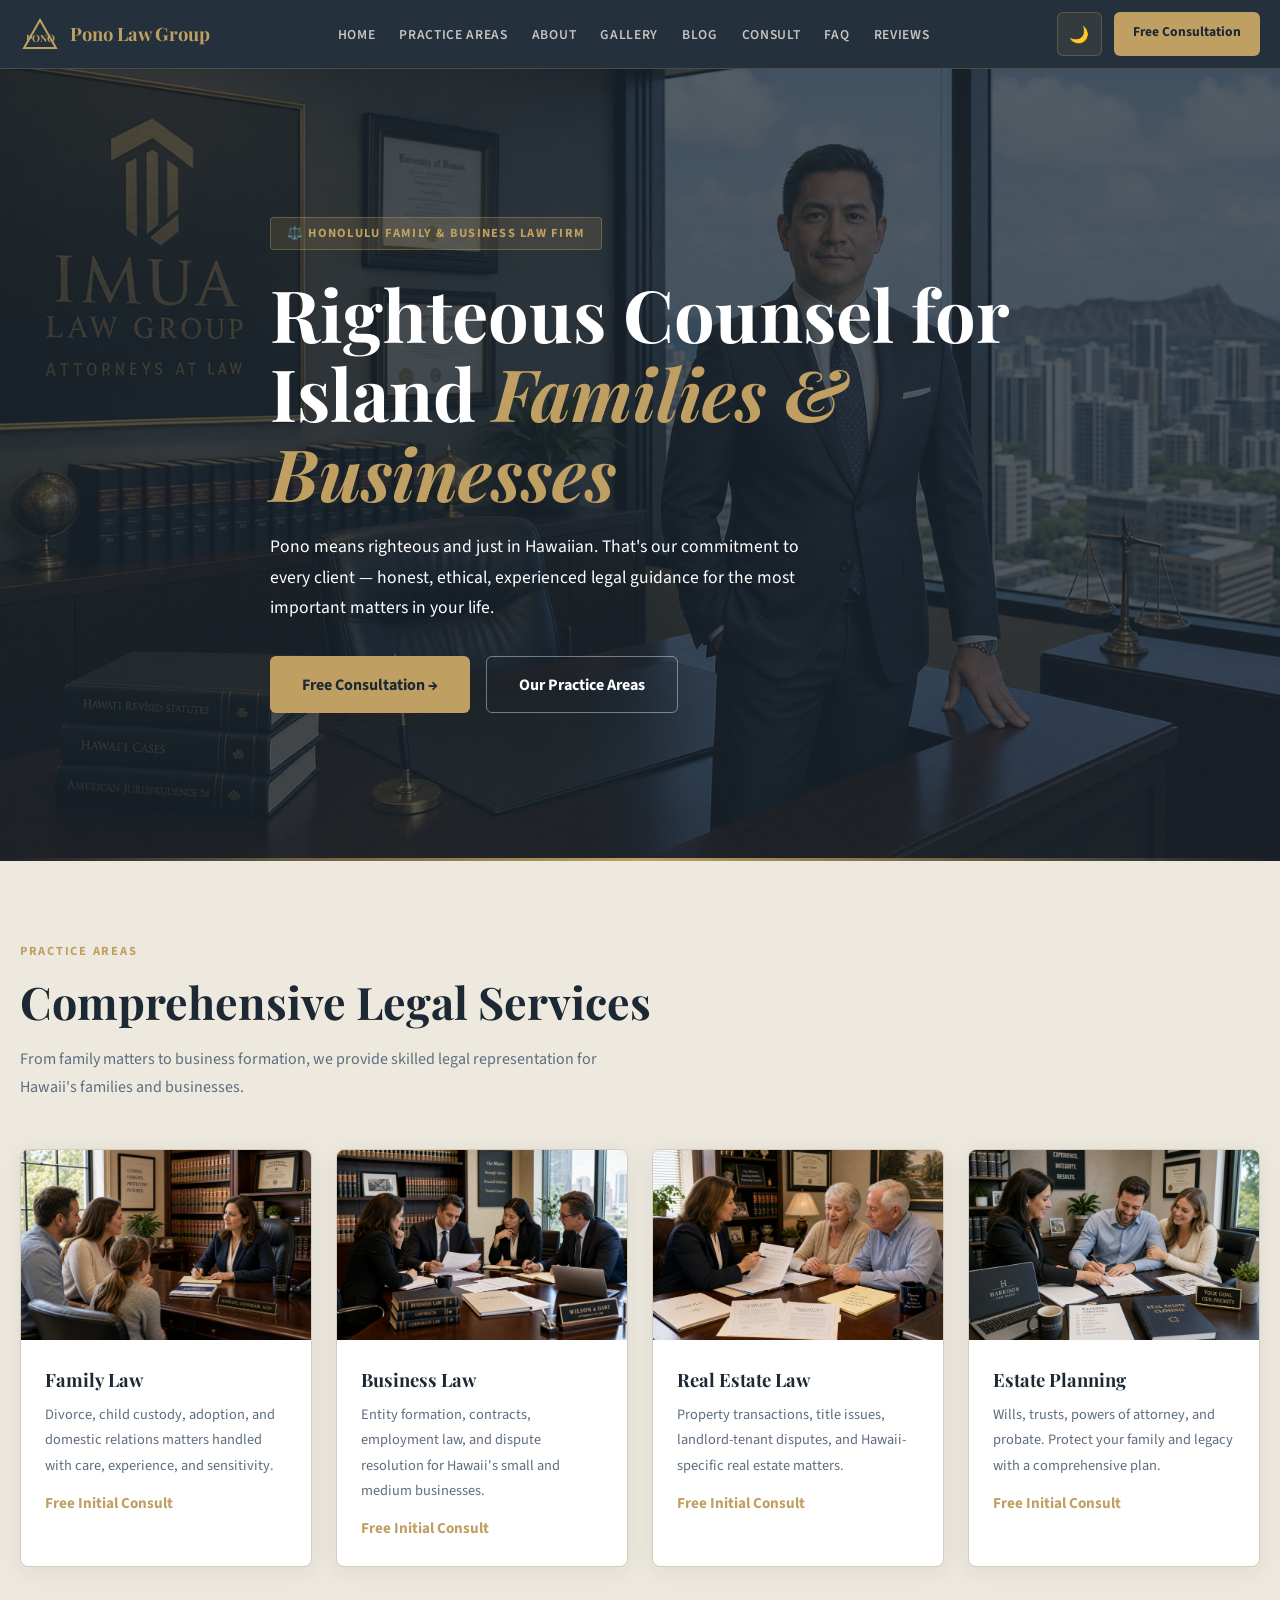
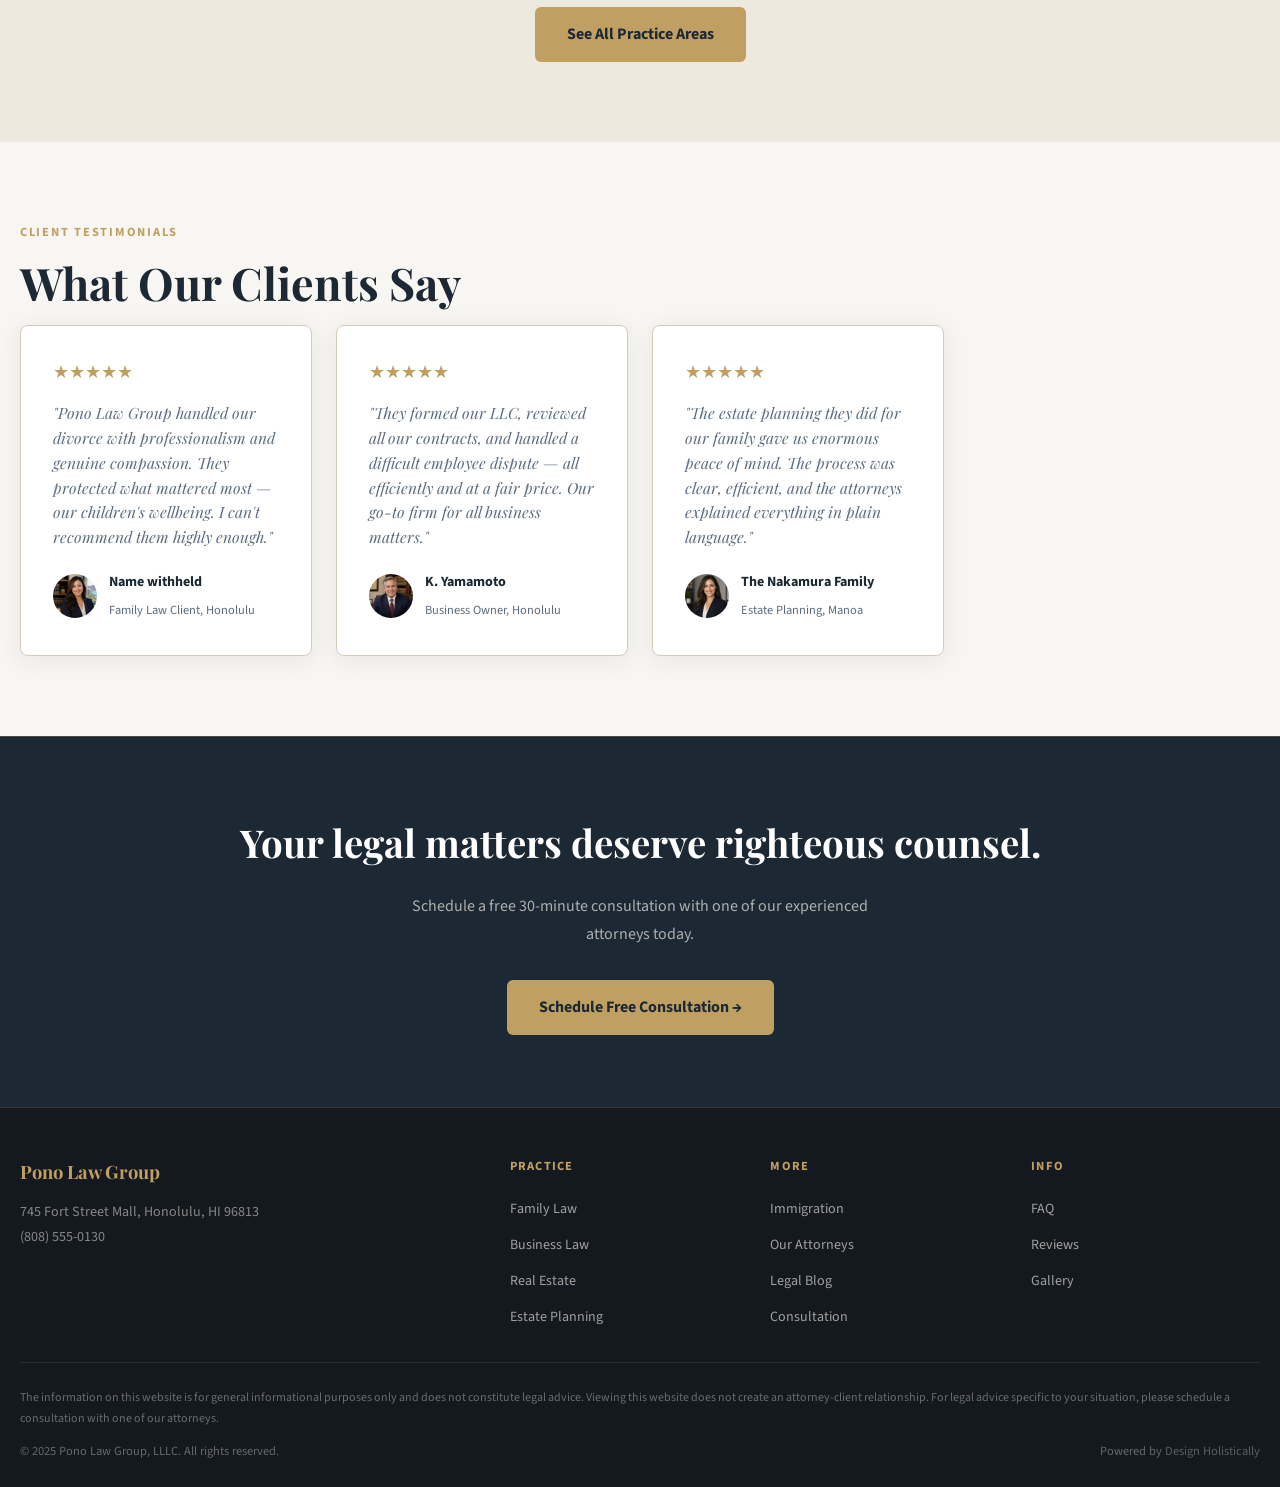
<file: index.html>
<!DOCTYPE html>
<html lang="en" data-theme="light">
<head>
<meta charset="UTF-8"><meta name="viewport" content="width=device-width, initial-scale=1.0">
<title>Home — Pono Law Group | Honolulu, Hawaii</title>
<meta name="description" content="Pono Law Group — righteous counsel for island families and businesses. Family law, business law, real estate, estate planning, and immigration in Honolulu, Hawaii.">
<meta property="og:title" content="Home — Pono Law Group">
<meta property="og:type" content="website">
<link rel="stylesheet" href="css/style.css">
<script type="application/ld+json">{"@context":"https://schema.org","@type":"LegalService","name":"Pono Law Group","description":"Righteous counsel for island families and businesses","telephone":"(808) 555-0130","address":{"@type":"PostalAddress","streetAddress":"745 Fort Street Mall","addressLocality":"Honolulu","addressRegion":"HI","postalCode":"96813"},"priceRange":"$$"}</script>
  <link rel="icon" type="image/x-icon" href="images/favicon.ico">
  <link rel="icon" type="image/png" sizes="32x32" href="images/favicon-32x32.png">
  <link rel="icon" type="image/png" sizes="16x16" href="images/favicon-16x16.png">
  <link rel="apple-touch-icon" sizes="180x180" href="images/apple-touch-icon.png">
</head>
<body>
<header class="site-header">
  <div class="header-inner">
    <a href="index.html" class="logo-wrap"><svg width="40" height="36" viewBox="0 0 40 36" fill="none">
  <path d="M4 32 L20 4 L36 32 Z" stroke="#C0A062" stroke-width="2" fill="none"/>
  <text x="20" y="26" text-anchor="middle" font-family="Playfair Display,serif" font-weight="700" font-size="10" fill="#C0A062">PONO</text>
</svg><span>Pono Law Group</span></a>
    <nav><ul class="nav-links" id="nav-links">
      <li><a href="index.html">Home</a></li><li><a href="services.html">Practice Areas</a></li><li><a href="about.html">About</a></li><li><a href="gallery.html">Gallery</a></li><li><a href="blog.html">Blog</a></li><li><a href="booking.html">Consult</a></li><li><a href="faq.html">FAQ</a></li><li><a href="reviews.html">Reviews</a></li>
    </ul></nav>
    <div class="header-actions">
      <button id="theme-toggle" class="btn-theme">🌙</button>
      <a href="booking.html" class="btn-book">Free Consultation</a>
      <button class="hamburger" id="hamburger" aria-label="Menu" aria-expanded="false"><span></span><span></span><span></span></button>
    </div>
  </div>
</header>
<main>

  <section class="hero"><div class="hero-bg"><img src="images/hero.png" alt="Honolulu cityscape"></div>
    <div class="hero-decor"></div>
    <div class="hero-content">
      <div class="hero-badge">⚖️ Honolulu Family & Business Law Firm</div>
      <h1>Righteous Counsel for Island <em>Families & Businesses</em></h1>
      <p>Pono means righteous and just in Hawaiian. That's our commitment to every client — honest, ethical, experienced legal guidance for the most important matters in your life.</p>
      <div class="hero-cta">
        <a href="booking.html" class="btn-primary">Free Consultation →</a>
        <a href="services.html" class="btn-secondary">Our Practice Areas</a>
      </div>
    </div>
  </section>

  <section class="section section-alt"><div class="section-inner">
    <div class="section-label reveal">Practice Areas</div>
    <h2 class="section-title reveal">Comprehensive Legal Services</h2>
    <p class="section-sub reveal">From family matters to business formation, we provide skilled legal representation for Hawaii's families and businesses.</p>
    <div class="services-grid">
      <div class="service-card reveal"><img src="images/service-family-law.png" alt="Family Law"><div class="service-card-body"><h3>Family Law</h3><p>Divorce, child custody, adoption, and domestic relations matters handled with care, experience, and sensitivity.</p><div class="service-price">Free Initial Consult</div></div></div>
      <div class="service-card reveal"><img src="images/service-business-law.png" alt="Business Law"><div class="service-card-body"><h3>Business Law</h3><p>Entity formation, contracts, employment law, and dispute resolution for Hawaii's small and medium businesses.</p><div class="service-price">Free Initial Consult</div></div></div>
      <div class="service-card reveal"><img src="images/service-estate.png" alt="Real Estate"><div class="service-card-body"><h3>Real Estate Law</h3><p>Property transactions, title issues, landlord-tenant disputes, and Hawaii-specific real estate matters.</p><div class="service-price">Free Initial Consult</div></div></div>
      <div class="service-card reveal"><img src="images/service-real-estate.png" alt="Estate Planning"><div class="service-card-body"><h3>Estate Planning</h3><p>Wills, trusts, powers of attorney, and probate. Protect your family and legacy with a comprehensive plan.</p><div class="service-price">Free Initial Consult</div></div></div>
    </div>
    <div style="text-align:center;margin-top:2.5rem;"><a href="services.html" class="btn-primary">See All Practice Areas</a></div>
  </div></section>

  <section class="section"><div class="section-inner">
    <div class="section-label reveal">Client Testimonials</div>
    <h2 class="section-title reveal">What Our Clients Say</h2>
    <div class="testimonials-grid">
      <div class="testimonial-card reveal"><div class="stars">★★★★★</div><p class="testimonial-text">"Pono Law Group handled our divorce with professionalism and genuine compassion. They protected what mattered most — our children's wellbeing. I can't recommend them highly enough."</p><div class="testimonial-author"><img src="images/avatar-1.png" alt="Client Name"><div><strong>Name withheld</strong><span>Family Law Client, Honolulu</span></div></div></div>
      <div class="testimonial-card reveal"><div class="stars">★★★★★</div><p class="testimonial-text">"They formed our LLC, reviewed all our contracts, and handled a difficult employee dispute — all efficiently and at a fair price. Our go-to firm for all business matters."</p><div class="testimonial-author"><img src="images/avatar-2.png" alt="Business Client"><div><strong>K. Yamamoto</strong><span>Business Owner, Honolulu</span></div></div></div>
      <div class="testimonial-card reveal"><div class="stars">★★★★★</div><p class="testimonial-text">"The estate planning they did for our family gave us enormous peace of mind. The process was clear, efficient, and the attorneys explained everything in plain language."</p><div class="testimonial-author"><img src="images/avatar-3.png" alt="Estate Planning Client"><div><strong>The Nakamura Family</strong><span>Estate Planning, Manoa</span></div></div></div>
    </div>
  </div></section>

  <div class="cta-banner">
    <h2>Your legal matters deserve righteous counsel.</h2>
    <p>Schedule a free 30-minute consultation with one of our experienced attorneys today.</p>
    <a href="booking.html" class="btn-primary">Schedule Free Consultation →</a>
  </div>

</main>
<footer class="site-footer">
  <div class="footer-inner">
    <div class="footer-brand"><div class="logo-wrap" style="color:var(--accent);">Pono Law Group</div><p>745 Fort Street Mall, Honolulu, HI 96813<br>(808) 555-0130</p></div>
    <div class="footer-col"><h4>Practice</h4><ul><li><a href="services.html">Family Law</a></li><li><a href="services.html">Business Law</a></li><li><a href="services.html">Real Estate</a></li><li><a href="services.html">Estate Planning</a></li></ul></div>
    <div class="footer-col"><h4>More</h4><ul><li><a href="services.html">Immigration</a></li><li><a href="about.html">Our Attorneys</a></li><li><a href="blog.html">Legal Blog</a></li><li><a href="booking.html">Consultation</a></li></ul></div>
    <div class="footer-col"><h4>Info</h4><ul><li><a href="faq.html">FAQ</a></li><li><a href="reviews.html">Reviews</a></li><li><a href="gallery.html">Gallery</a></li></ul></div>
  </div>
  <div class="footer-disclaimer">The information on this website is for general informational purposes only and does not constitute legal advice. Viewing this website does not create an attorney-client relationship. For legal advice specific to your situation, please schedule a consultation with one of our attorneys.</div>
  <div class="footer-bottom">
    <span>© 2025 Pono Law Group, LLLC. All rights reserved.</span>
    <span>Powered by <a href="https://designholistically.com" target="_blank" rel="noopener">Design Holistically</a></span>
  </div>
</footer>
<button class="back-to-top" id="back-to-top" aria-label="Back to top">↑</button>
<script src="js/main.js"></script>
</body>
</html>
</file>
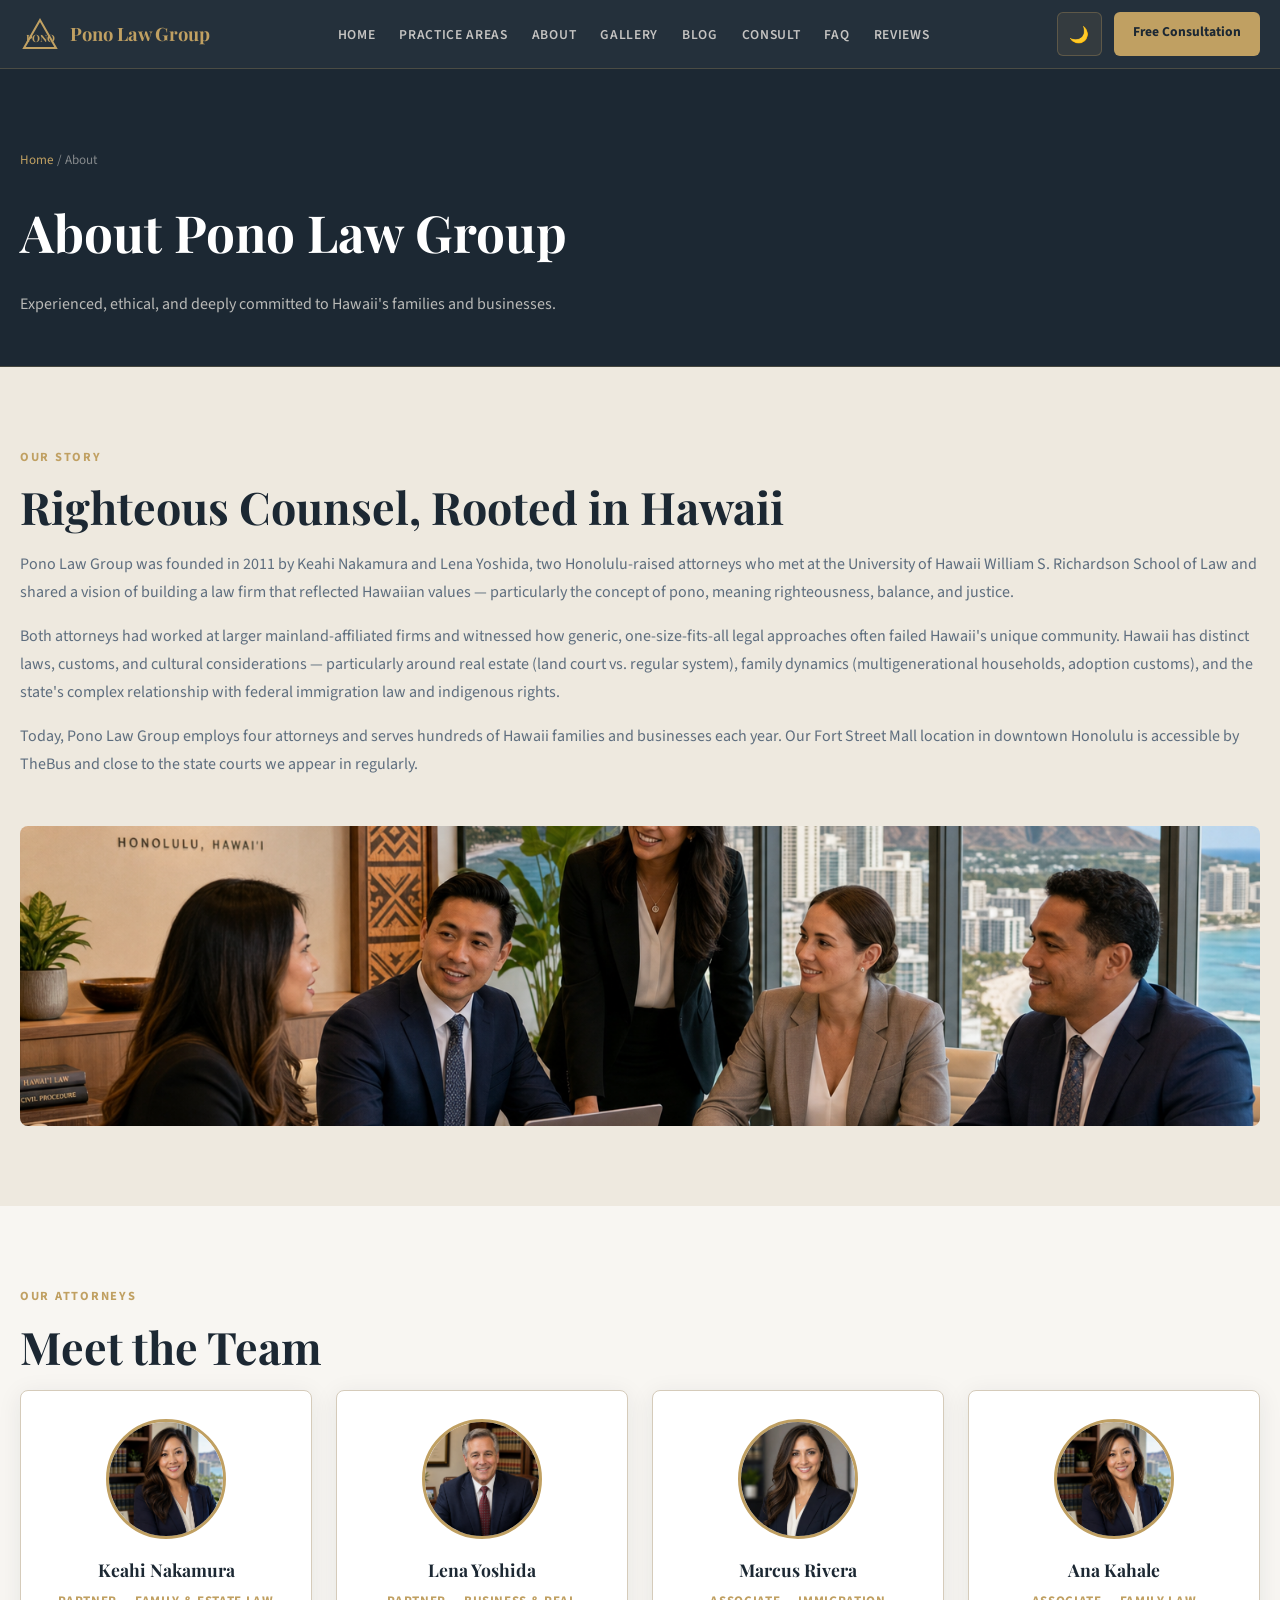
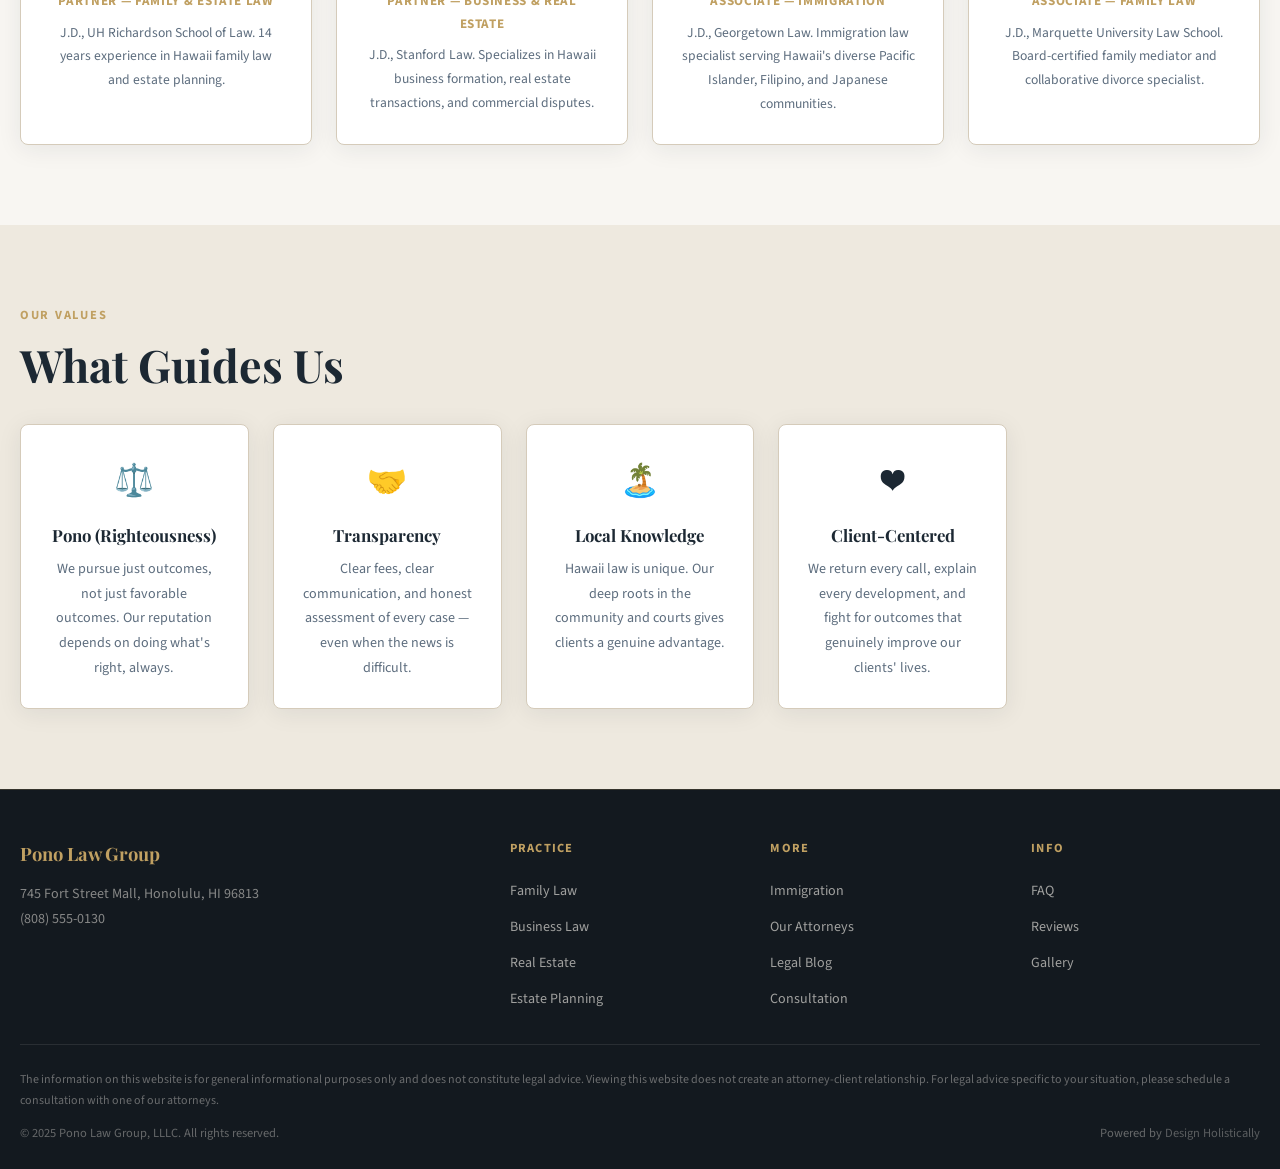
<file: about.html>
<!DOCTYPE html>
<html lang="en" data-theme="light">
<head>
<meta charset="UTF-8"><meta name="viewport" content="width=device-width, initial-scale=1.0">
<title>About Our Attorneys — Pono Law Group | Honolulu, Hawaii</title>
<meta name="description" content="Meet the attorneys at Pono Law Group — experienced Honolulu lawyers serving Hawaii's families and businesses.">
<meta property="og:title" content="About Our Attorneys — Pono Law Group">
<meta property="og:type" content="website">
<link rel="stylesheet" href="css/style.css">
<script type="application/ld+json">{"@context":"https://schema.org","@type":"LegalService","name":"Pono Law Group","description":"Righteous counsel for island families and businesses","telephone":"(808) 555-0130","address":{"@type":"PostalAddress","streetAddress":"745 Fort Street Mall","addressLocality":"Honolulu","addressRegion":"HI","postalCode":"96813"},"priceRange":"$$"}</script>
  <link rel="icon" type="image/x-icon" href="images/favicon.ico">
  <link rel="icon" type="image/png" sizes="32x32" href="images/favicon-32x32.png">
  <link rel="icon" type="image/png" sizes="16x16" href="images/favicon-16x16.png">
  <link rel="apple-touch-icon" sizes="180x180" href="images/apple-touch-icon.png">
</head>
<body>
<header class="site-header">
  <div class="header-inner">
    <a href="index.html" class="logo-wrap"><svg width="40" height="36" viewBox="0 0 40 36" fill="none">
  <path d="M4 32 L20 4 L36 32 Z" stroke="#C0A062" stroke-width="2" fill="none"/>
  <text x="20" y="26" text-anchor="middle" font-family="Playfair Display,serif" font-weight="700" font-size="10" fill="#C0A062">PONO</text>
</svg><span>Pono Law Group</span></a>
    <nav><ul class="nav-links" id="nav-links">
      <li><a href="index.html">Home</a></li><li><a href="services.html">Practice Areas</a></li><li><a href="about.html">About</a></li><li><a href="gallery.html">Gallery</a></li><li><a href="blog.html">Blog</a></li><li><a href="booking.html">Consult</a></li><li><a href="faq.html">FAQ</a></li><li><a href="reviews.html">Reviews</a></li>
    </ul></nav>
    <div class="header-actions">
      <button id="theme-toggle" class="btn-theme">🌙</button>
      <a href="booking.html" class="btn-book">Free Consultation</a>
      <button class="hamburger" id="hamburger" aria-label="Menu" aria-expanded="false"><span></span><span></span><span></span></button>
    </div>
  </div>
</header>
<main>

  <div class="page-hero"><div class="section-inner">
    <div class="breadcrumb"><a href="index.html">Home</a> / About</div>
    <h1>About Pono Law Group</h1>
    <p>Experienced, ethical, and deeply committed to Hawaii's families and businesses.</p>
  </div></div>
  <section class="section section-alt"><div class="section-inner">
    <div style="display:grid;gap:3rem;">
      <div class="reveal">
        <div class="section-label">Our Story</div>
        <h2 class="section-title">Righteous Counsel, Rooted in Hawaii</h2>
        <p style="color:var(--text-muted);margin-bottom:1rem;">Pono Law Group was founded in 2011 by Keahi Nakamura and Lena Yoshida, two Honolulu-raised attorneys who met at the University of Hawaii William S. Richardson School of Law and shared a vision of building a law firm that reflected Hawaiian values — particularly the concept of pono, meaning righteousness, balance, and justice.</p>
        <p style="color:var(--text-muted);margin-bottom:1rem;">Both attorneys had worked at larger mainland-affiliated firms and witnessed how generic, one-size-fits-all legal approaches often failed Hawaii's unique community. Hawaii has distinct laws, customs, and cultural considerations — particularly around real estate (land court vs. regular system), family dynamics (multigenerational households, adoption customs), and the state's complex relationship with federal immigration law and indigenous rights.</p>
        <p style="color:var(--text-muted);">Today, Pono Law Group employs four attorneys and serves hundreds of Hawaii families and businesses each year. Our Fort Street Mall location in downtown Honolulu is accessible by TheBus and close to the state courts we appear in regularly.</p>
      </div>
      <img src="images/about.png" alt="Pono Law office" style="border-radius:8px;width:100%;height:300px;object-fit:cover;" class="reveal">
    </div>
  </div></section>
  <section class="section"><div class="section-inner">
    <div class="section-label reveal">Our Attorneys</div>
    <h2 class="section-title reveal">Meet the Team</h2>
    <div class="team-grid">
      <div class="team-card reveal"><img src="images/avatar-1.png" alt="Keahi Nakamura"><h3>Keahi Nakamura</h3><div class="title">Partner — Family & Estate Law</div><p>J.D., UH Richardson School of Law. 14 years experience in Hawaii family law and estate planning.</p></div>
      <div class="team-card reveal"><img src="images/avatar-2.png" alt="Lena Yoshida"><h3>Lena Yoshida</h3><div class="title">Partner — Business & Real Estate</div><p>J.D., Stanford Law. Specializes in Hawaii business formation, real estate transactions, and commercial disputes.</p></div>
      <div class="team-card reveal"><img src="images/avatar-3.png" alt="Marcus Rivera"><h3>Marcus Rivera</h3><div class="title">Associate — Immigration</div><p>J.D., Georgetown Law. Immigration law specialist serving Hawaii's diverse Pacific Islander, Filipino, and Japanese communities.</p></div>
      <div class="team-card reveal"><img src="images/avatar-1.png" alt="Ana Kahale"><h3>Ana Kahale</h3><div class="title">Associate — Family Law</div><p>J.D., Marquette University Law School. Board-certified family mediator and collaborative divorce specialist.</p></div>
    </div>
  </div></section>
  <section class="section section-alt"><div class="section-inner">
    <div class="section-label reveal">Our Values</div>
    <h2 class="section-title reveal">What Guides Us</h2>
    <div class="values-grid">
      <div class="value-card reveal"><div class="value-icon">⚖️</div><h3>Pono (Righteousness)</h3><p>We pursue just outcomes, not just favorable outcomes. Our reputation depends on doing what's right, always.</p></div>
      <div class="value-card reveal"><div class="value-icon">🤝</div><h3>Transparency</h3><p>Clear fees, clear communication, and honest assessment of every case — even when the news is difficult.</p></div>
      <div class="value-card reveal"><div class="value-icon">🏝️</div><h3>Local Knowledge</h3><p>Hawaii law is unique. Our deep roots in the community and courts gives clients a genuine advantage.</p></div>
      <div class="value-card reveal"><div class="value-icon">❤️</div><h3>Client-Centered</h3><p>We return every call, explain every development, and fight for outcomes that genuinely improve our clients' lives.</p></div>
    </div>
  </div></section>

</main>
<footer class="site-footer">
  <div class="footer-inner">
    <div class="footer-brand"><div class="logo-wrap" style="color:var(--accent);">Pono Law Group</div><p>745 Fort Street Mall, Honolulu, HI 96813<br>(808) 555-0130</p></div>
    <div class="footer-col"><h4>Practice</h4><ul><li><a href="services.html">Family Law</a></li><li><a href="services.html">Business Law</a></li><li><a href="services.html">Real Estate</a></li><li><a href="services.html">Estate Planning</a></li></ul></div>
    <div class="footer-col"><h4>More</h4><ul><li><a href="services.html">Immigration</a></li><li><a href="about.html">Our Attorneys</a></li><li><a href="blog.html">Legal Blog</a></li><li><a href="booking.html">Consultation</a></li></ul></div>
    <div class="footer-col"><h4>Info</h4><ul><li><a href="faq.html">FAQ</a></li><li><a href="reviews.html">Reviews</a></li><li><a href="gallery.html">Gallery</a></li></ul></div>
  </div>
  <div class="footer-disclaimer">The information on this website is for general informational purposes only and does not constitute legal advice. Viewing this website does not create an attorney-client relationship. For legal advice specific to your situation, please schedule a consultation with one of our attorneys.</div>
  <div class="footer-bottom">
    <span>© 2025 Pono Law Group, LLLC. All rights reserved.</span>
    <span>Powered by <a href="https://designholistically.com" target="_blank" rel="noopener">Design Holistically</a></span>
  </div>
</footer>
<button class="back-to-top" id="back-to-top" aria-label="Back to top">↑</button>
<script src="js/main.js"></script>
</body>
</html>
</file>
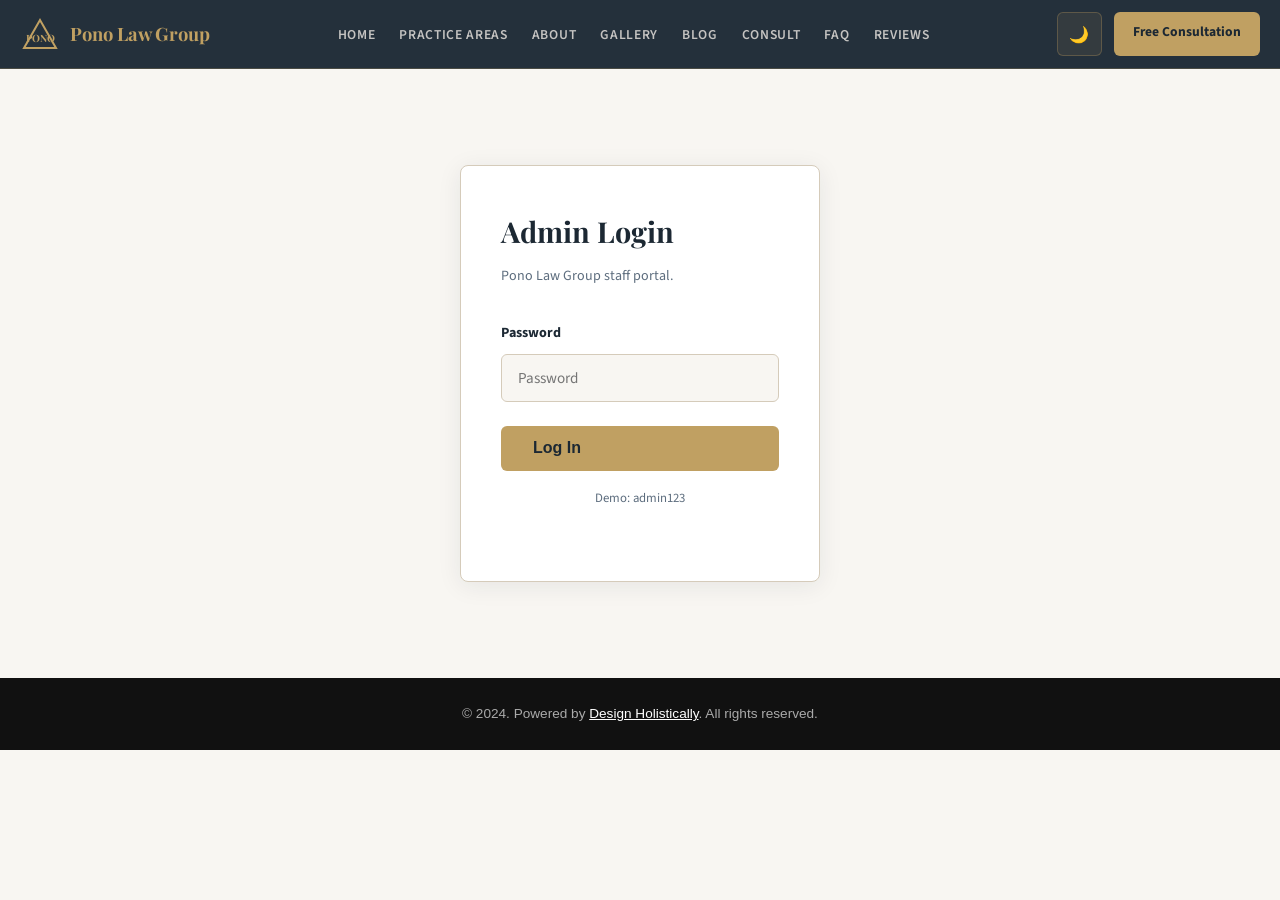
<file: admin.html>
<!DOCTYPE html>
<html lang="en" data-theme="light">
<head>
<meta charset="UTF-8"><meta name="viewport" content="width=device-width, initial-scale=1.0">
<title>Admin — Pono Law Group</title>
<meta name="robots" content="noindex">
<link rel="stylesheet" href="css/style.css">
  <link rel="icon" type="image/x-icon" href="images/favicon.ico">
  <link rel="icon" type="image/png" sizes="32x32" href="images/favicon-32x32.png">
  <link rel="icon" type="image/png" sizes="16x16" href="images/favicon-16x16.png">
  <link rel="apple-touch-icon" sizes="180x180" href="images/apple-touch-icon.png">
</head>
<body>
<header class="site-header">
  <div class="header-inner">
    <a href="index.html" class="logo-wrap"><svg width="40" height="36" viewBox="0 0 40 36" fill="none">
  <path d="M4 32 L20 4 L36 32 Z" stroke="#C0A062" stroke-width="2" fill="none"/>
  <text x="20" y="26" text-anchor="middle" font-family="Playfair Display,serif" font-weight="700" font-size="10" fill="#C0A062">PONO</text>
</svg><span>Pono Law Group</span></a>
    <nav><ul class="nav-links" id="nav-links">
      <li><a href="index.html">Home</a></li><li><a href="services.html">Practice Areas</a></li><li><a href="about.html">About</a></li><li><a href="gallery.html">Gallery</a></li><li><a href="blog.html">Blog</a></li><li><a href="booking.html">Consult</a></li><li><a href="faq.html">FAQ</a></li><li><a href="reviews.html">Reviews</a></li>
    </ul></nav>
    <div class="header-actions">
      <button id="theme-toggle" class="btn-theme">🌙</button>
      <a href="booking.html" class="btn-book">Free Consultation</a>
      <button class="hamburger" id="hamburger" aria-label="Menu" aria-expanded="false"><span></span><span></span><span></span></button>
    </div>
  </div>
</header>
<main>
  <div id="login-section"><div class="admin-login"><div class="admin-card">
    <h1>Admin Login</h1><p>Pono Law Group staff portal.</p>
    <form id="admin-login-form">
      <div class="form-group"><label for="admin-pw">Password</label><input type="password" id="admin-pw" placeholder="Password" autocomplete="current-password"></div>
      <p id="login-error" style="color:#DC2626;font-size:0.85rem;margin-bottom:0.75rem;"></p>
      <button type="submit" class="btn-primary" style="width:100%;">Log In</button>
    </form>
    <p style="font-size:0.8rem;color:var(--text-muted);margin-top:1rem;text-align:center;">Demo: admin123</p>
  </div></div></div>
  <div id="admin-dash" class="admin-dash">
    <div style="display:flex;justify-content:space-between;align-items:center;margin-bottom:2rem;flex-wrap:wrap;gap:1rem;">
      <div><h1 style="font-family:var(--font-heading);font-size:1.8rem;color:var(--text);">Dashboard</h1><p style="color:var(--text-muted);">Pono Law Group — Honolulu, HI</p></div>
      <a href="index.html" style="font-size:0.9rem;color:var(--accent);font-weight:700;">← View Site</a>
    </div>
    <div class="stats-grid">
      <div class="stat-card"><div class="stat-num">28</div><div class="stat-label">Consultations (Month)</div></div>
      <div class="stat-card"><div class="stat-num">12</div><div class="stat-label">Active Cases</div></div>
      <div class="stat-card"><div class="stat-num">$41,200</div><div class="stat-label">Billings (Month)</div></div>
      <div class="stat-card"><div class="stat-num">4.9★</div><div class="stat-label">Client Satisfaction</div></div>
    </div>
    <div class="admin-table-wrap"><h2>Upcoming Consultations</h2><table>
      <thead><tr><th>Name</th><th>Practice Area</th><th>Date</th><th>Time</th><th>Format</th><th>Status</th></tr></thead>
      <tbody>
        <tr><td>Name Withheld</td><td>Family Law — Divorce</td><td>Jul 1, 2025</td><td>10:00 AM</td><td>In-Person</td><td><span class="badge badge-green">Confirmed</span></td></tr>
        <tr><td>K. Yamamoto</td><td>Business Law — LLC</td><td>Jul 1, 2025</td><td>2:00 PM</td><td>Phone</td><td><span class="badge badge-green">Confirmed</span></td></tr>
        <tr><td>L. Santos</td><td>Immigration — DACA</td><td>Jul 2, 2025</td><td>9:30 AM</td><td>Video</td><td><span class="badge badge-yellow">Pending</span></td></tr>
        <tr><td>Nakamura Family</td><td>Estate Planning</td><td>Jul 3, 2025</td><td>1:00 PM</td><td>In-Person</td><td><span class="badge badge-green">Confirmed</span></td></tr>
        <tr><td>T. Kahale</td><td>Real Estate — Landlord</td><td>Jul 3, 2025</td><td>3:00 PM</td><td>In-Person</td><td><span class="badge badge-yellow">To Confirm</span></td></tr>
      </tbody>
    </table></div>
    <div class="admin-table-wrap"><h2>Recent Messages</h2><table>
      <thead><tr><th>From</th><th>Subject</th><th>Date</th><th>Status</th></tr></thead>
      <tbody>
        <tr><td>prospective.client@gmail.com</td><td>Divorce consultation request — urgent</td><td>Jun 29, 2025</td><td><span class="badge badge-red">Unread</span></td></tr>
        <tr><td>business.client@company.com</td><td>LLC operating agreement review</td><td>Jun 28, 2025</td><td><span class="badge badge-green">Replied</span></td></tr>
        <tr><td>court.filing@hawaii.gov</td><td>Case filing confirmation</td><td>Jun 27, 2025</td><td><span class="badge badge-green">Read</span></td></tr>
      </tbody>
    </table></div>
  </div>
</main>
<script src="js/main.js"></script>

  <!-- Powered by Design Holistically -->
  <footer style="background:#111;color:#aaa;text-align:center;padding:1.5rem;font-size:0.85rem;font-family:sans-serif;">
    <p>&copy; 2024. Powered by <a href="https://designholistically.com" target="_blank" rel="noopener" style="color:#fff;text-decoration:underline;">Design Holistically</a>. All rights reserved.</p>
  </footer>

</body>
</html>
</file>
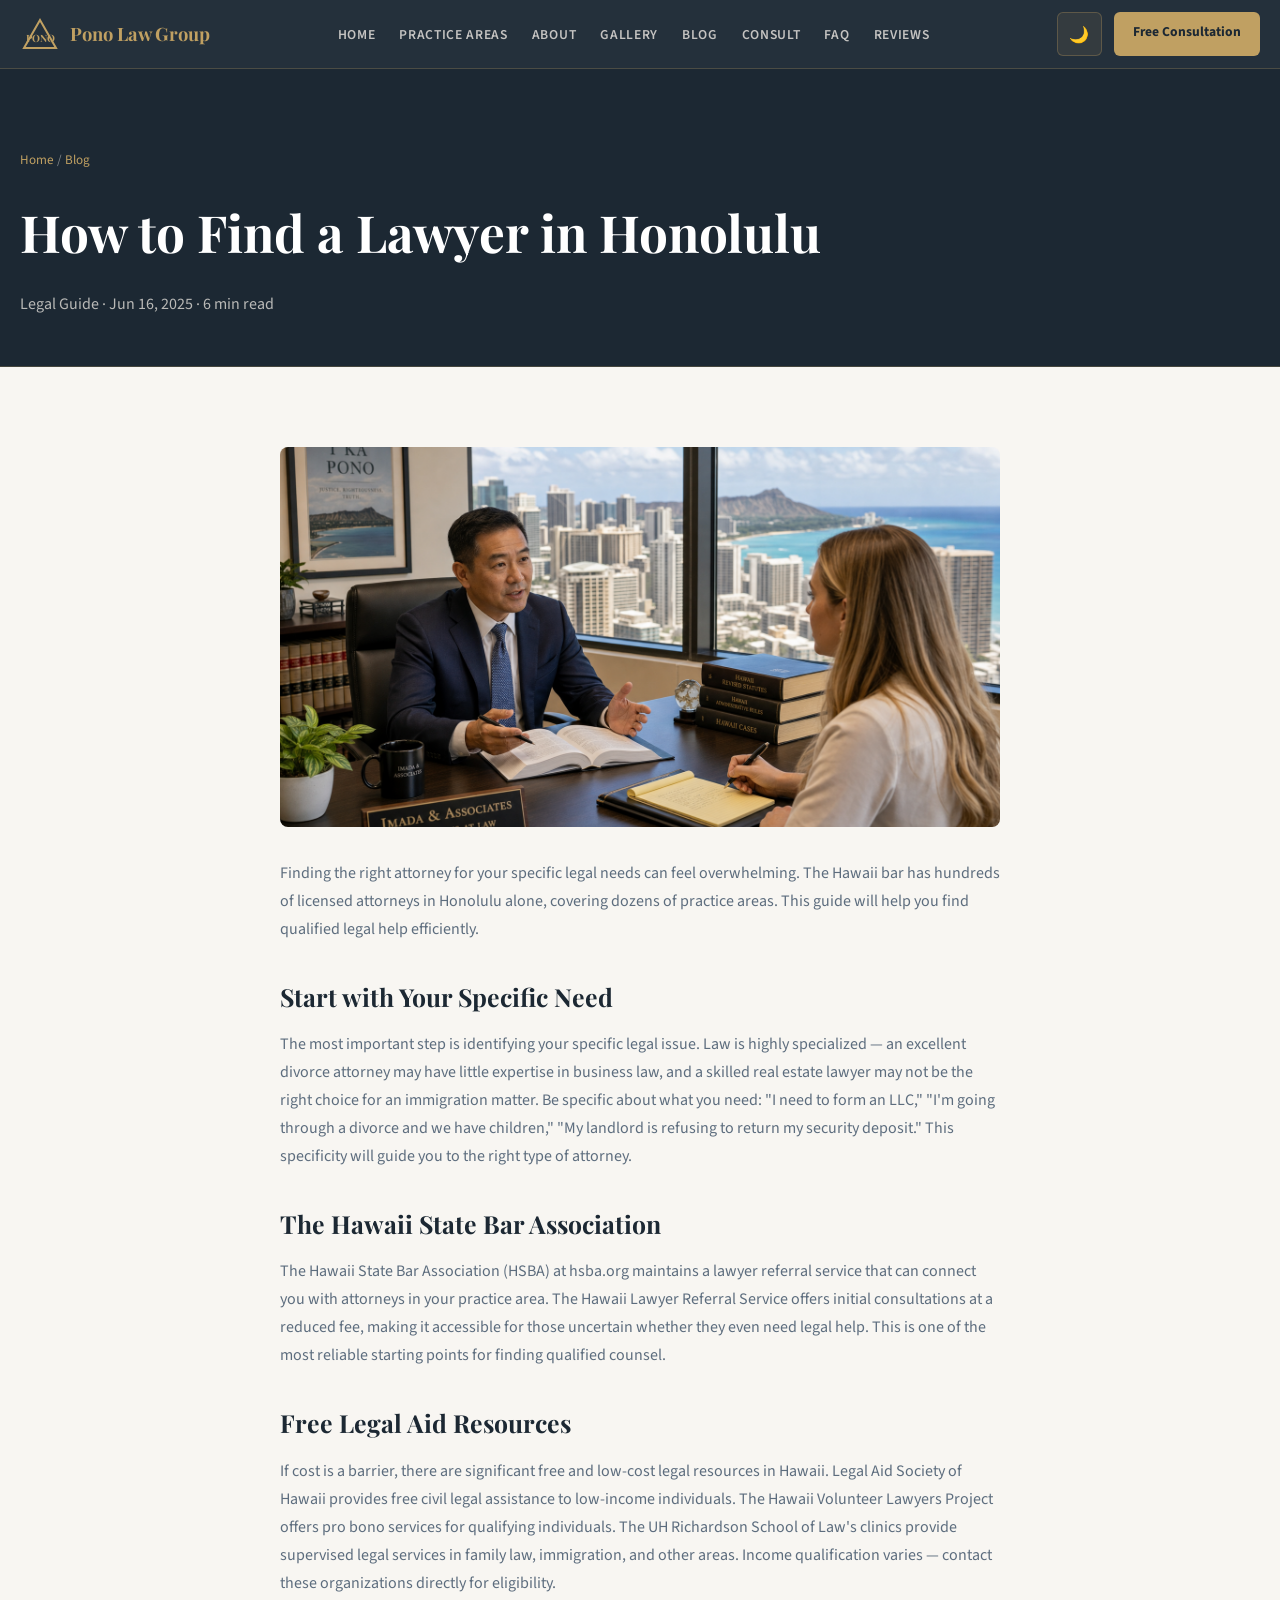
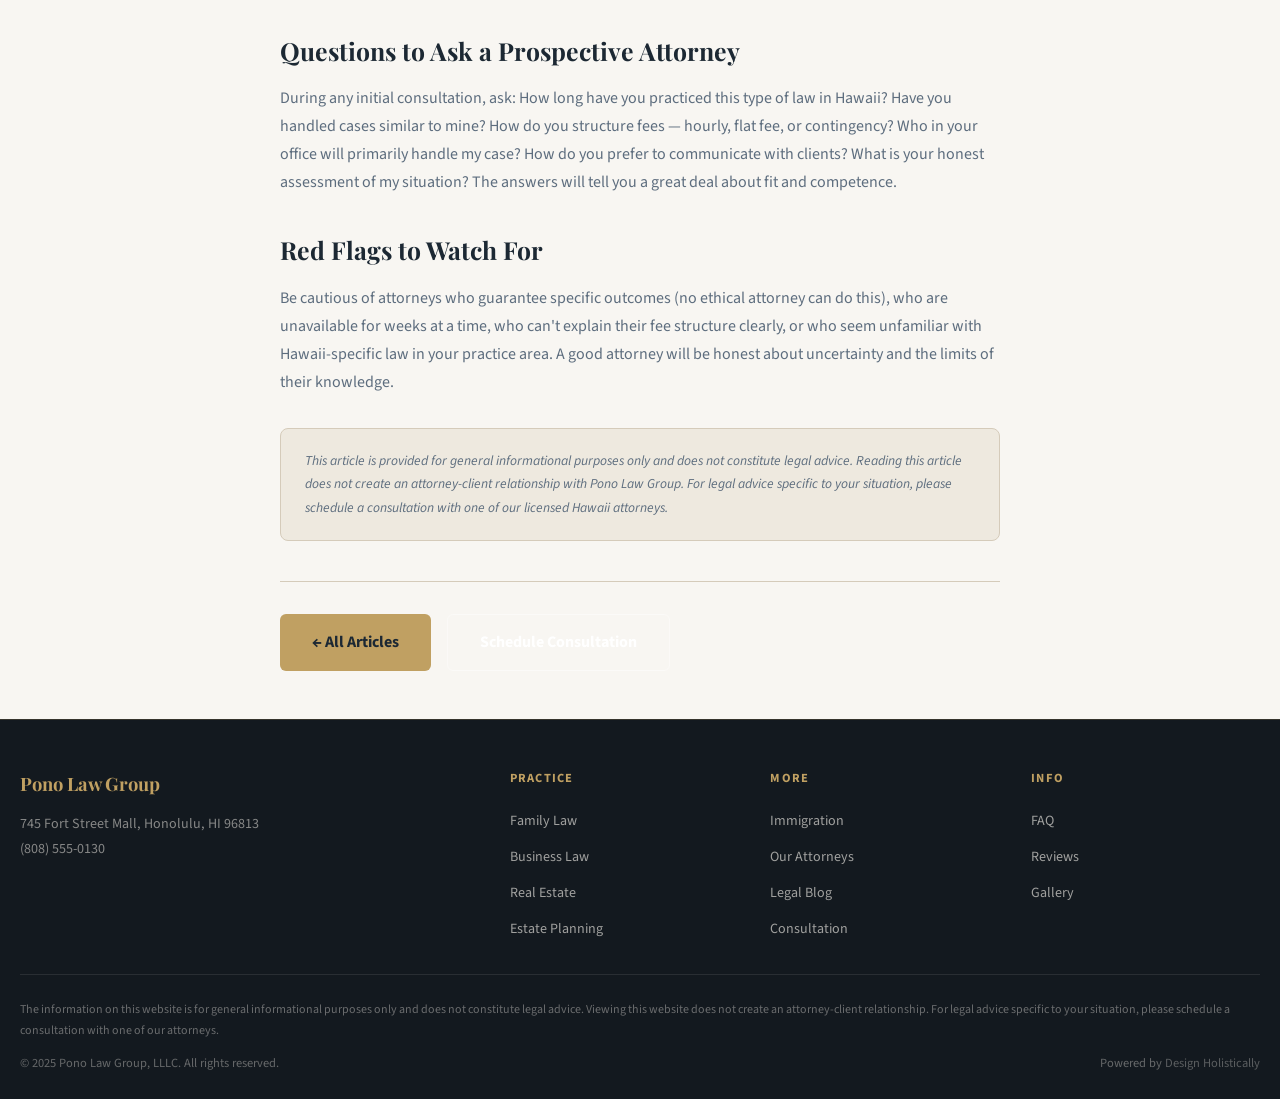
<file: blog-post-1.html>
<!DOCTYPE html>
<html lang="en" data-theme="light">
<head>
<meta charset="UTF-8"><meta name="viewport" content="width=device-width, initial-scale=1.0">
<title>How to Find a Lawyer in Honolulu — Pono Law Group | Honolulu, Hawaii</title>
<meta name="description" content="How to Find a Lawyer in Honolulu — Pono Law Group legal resource for Hawaii families and businesses.">
<meta property="og:title" content="How to Find a Lawyer in Honolulu — Pono Law Group">
<meta property="og:type" content="website">
<link rel="stylesheet" href="css/style.css">
<script type="application/ld+json">{"@context":"https://schema.org","@type":"LegalService","name":"Pono Law Group","description":"Righteous counsel for island families and businesses","telephone":"(808) 555-0130","address":{"@type":"PostalAddress","streetAddress":"745 Fort Street Mall","addressLocality":"Honolulu","addressRegion":"HI","postalCode":"96813"},"priceRange":"$$"}</script>
  <link rel="icon" type="image/x-icon" href="images/favicon.ico">
  <link rel="icon" type="image/png" sizes="32x32" href="images/favicon-32x32.png">
  <link rel="icon" type="image/png" sizes="16x16" href="images/favicon-16x16.png">
  <link rel="apple-touch-icon" sizes="180x180" href="images/apple-touch-icon.png">
</head>
<body>
<header class="site-header">
  <div class="header-inner">
    <a href="index.html" class="logo-wrap"><svg width="40" height="36" viewBox="0 0 40 36" fill="none">
  <path d="M4 32 L20 4 L36 32 Z" stroke="#C0A062" stroke-width="2" fill="none"/>
  <text x="20" y="26" text-anchor="middle" font-family="Playfair Display,serif" font-weight="700" font-size="10" fill="#C0A062">PONO</text>
</svg><span>Pono Law Group</span></a>
    <nav><ul class="nav-links" id="nav-links">
      <li><a href="index.html">Home</a></li><li><a href="services.html">Practice Areas</a></li><li><a href="about.html">About</a></li><li><a href="gallery.html">Gallery</a></li><li><a href="blog.html">Blog</a></li><li><a href="booking.html">Consult</a></li><li><a href="faq.html">FAQ</a></li><li><a href="reviews.html">Reviews</a></li>
    </ul></nav>
    <div class="header-actions">
      <button id="theme-toggle" class="btn-theme">🌙</button>
      <a href="booking.html" class="btn-book">Free Consultation</a>
      <button class="hamburger" id="hamburger" aria-label="Menu" aria-expanded="false"><span></span><span></span><span></span></button>
    </div>
  </div>
</header>
<main>

  <div class="page-hero"><div class="section-inner">
    <div class="breadcrumb"><a href="index.html">Home</a> / <a href="blog.html">Blog</a></div>
    <h1>How to Find a Lawyer in Honolulu</h1>
    <p class="meta">Legal Guide · Jun 16, 2025 · 6 min read</p>
  </div></div>
  <article class="blog-post">
    <img src="images/blog-1.png" alt="How to Find a Lawyer in Honolulu">
    
    <p>Finding the right attorney for your specific legal needs can feel overwhelming. The Hawaii bar has hundreds of licensed attorneys in Honolulu alone, covering dozens of practice areas. This guide will help you find qualified legal help efficiently.</p>
    <h2>Start with Your Specific Need</h2>
    <p>The most important step is identifying your specific legal issue. Law is highly specialized — an excellent divorce attorney may have little expertise in business law, and a skilled real estate lawyer may not be the right choice for an immigration matter. Be specific about what you need: "I need to form an LLC," "I'm going through a divorce and we have children," "My landlord is refusing to return my security deposit." This specificity will guide you to the right type of attorney.</p>
    <h2>The Hawaii State Bar Association</h2>
    <p>The Hawaii State Bar Association (HSBA) at hsba.org maintains a lawyer referral service that can connect you with attorneys in your practice area. The Hawaii Lawyer Referral Service offers initial consultations at a reduced fee, making it accessible for those uncertain whether they even need legal help. This is one of the most reliable starting points for finding qualified counsel.</p>
    <h2>Free Legal Aid Resources</h2>
    <p>If cost is a barrier, there are significant free and low-cost legal resources in Hawaii. Legal Aid Society of Hawaii provides free civil legal assistance to low-income individuals. The Hawaii Volunteer Lawyers Project offers pro bono services for qualifying individuals. The UH Richardson School of Law's clinics provide supervised legal services in family law, immigration, and other areas. Income qualification varies — contact these organizations directly for eligibility.</p>
    <h2>Questions to Ask a Prospective Attorney</h2>
    <p>During any initial consultation, ask: How long have you practiced this type of law in Hawaii? Have you handled cases similar to mine? How do you structure fees — hourly, flat fee, or contingency? Who in your office will primarily handle my case? How do you prefer to communicate with clients? What is your honest assessment of my situation? The answers will tell you a great deal about fit and competence.</p>
    <h2>Red Flags to Watch For</h2>
    <p>Be cautious of attorneys who guarantee specific outcomes (no ethical attorney can do this), who are unavailable for weeks at a time, who can't explain their fee structure clearly, or who seem unfamiliar with Hawaii-specific law in your practice area. A good attorney will be honest about uncertainty and the limits of their knowledge.</p>
    
    <div class="disclaimer">This article is provided for general informational purposes only and does not constitute legal advice. Reading this article does not create an attorney-client relationship with Pono Law Group. For legal advice specific to your situation, please schedule a consultation with one of our licensed Hawaii attorneys.</div>
    <div style="margin-top:2.5rem;padding-top:2rem;border-top:1px solid var(--border);display:flex;gap:1rem;flex-wrap:wrap;">
      <a href="blog.html" class="btn-primary">← All Articles</a>
      <a href="booking.html" class="btn-secondary">Schedule Consultation</a>
    </div>
  </article>

</main>
<footer class="site-footer">
  <div class="footer-inner">
    <div class="footer-brand"><div class="logo-wrap" style="color:var(--accent);">Pono Law Group</div><p>745 Fort Street Mall, Honolulu, HI 96813<br>(808) 555-0130</p></div>
    <div class="footer-col"><h4>Practice</h4><ul><li><a href="services.html">Family Law</a></li><li><a href="services.html">Business Law</a></li><li><a href="services.html">Real Estate</a></li><li><a href="services.html">Estate Planning</a></li></ul></div>
    <div class="footer-col"><h4>More</h4><ul><li><a href="services.html">Immigration</a></li><li><a href="about.html">Our Attorneys</a></li><li><a href="blog.html">Legal Blog</a></li><li><a href="booking.html">Consultation</a></li></ul></div>
    <div class="footer-col"><h4>Info</h4><ul><li><a href="faq.html">FAQ</a></li><li><a href="reviews.html">Reviews</a></li><li><a href="gallery.html">Gallery</a></li></ul></div>
  </div>
  <div class="footer-disclaimer">The information on this website is for general informational purposes only and does not constitute legal advice. Viewing this website does not create an attorney-client relationship. For legal advice specific to your situation, please schedule a consultation with one of our attorneys.</div>
  <div class="footer-bottom">
    <span>© 2025 Pono Law Group, LLLC. All rights reserved.</span>
    <span>Powered by <a href="https://designholistically.com" target="_blank" rel="noopener">Design Holistically</a></span>
  </div>
</footer>
<button class="back-to-top" id="back-to-top" aria-label="Back to top">↑</button>
<script src="js/main.js"></script>
</body>
</html>
</file>
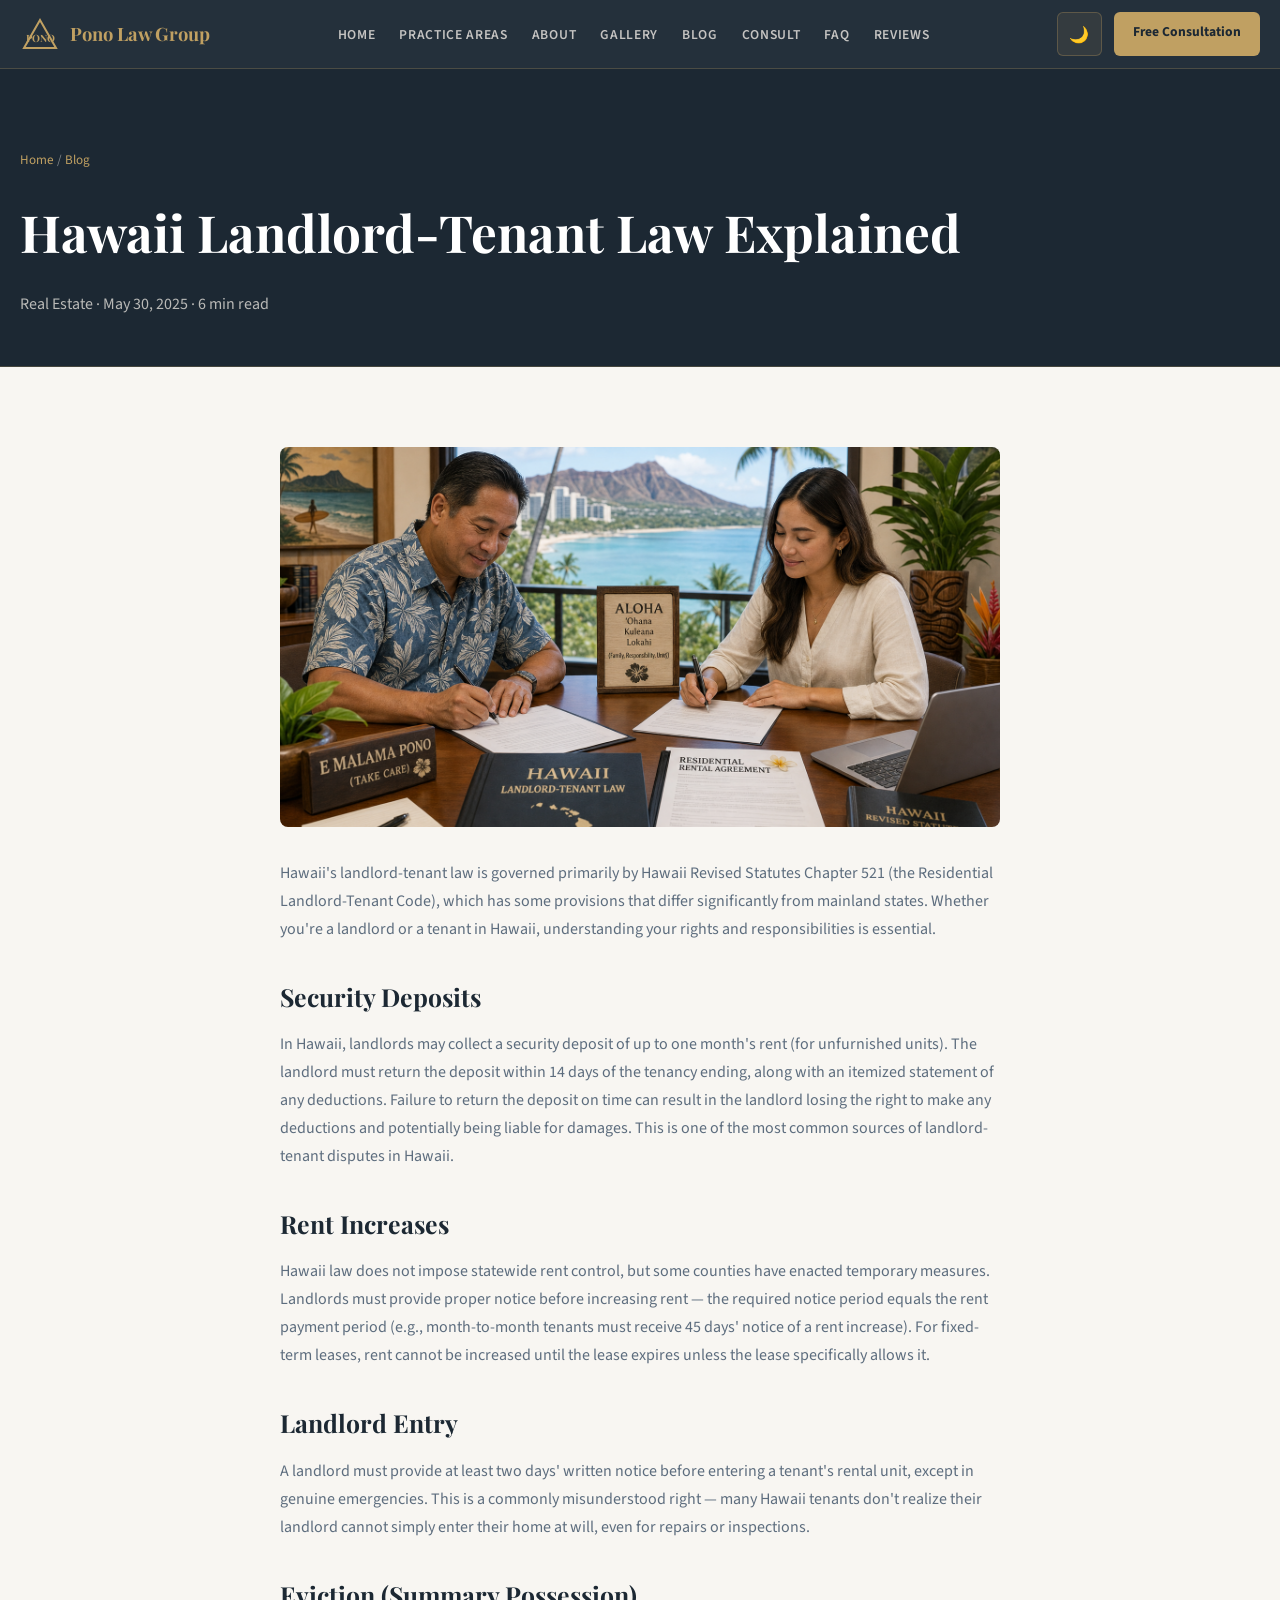
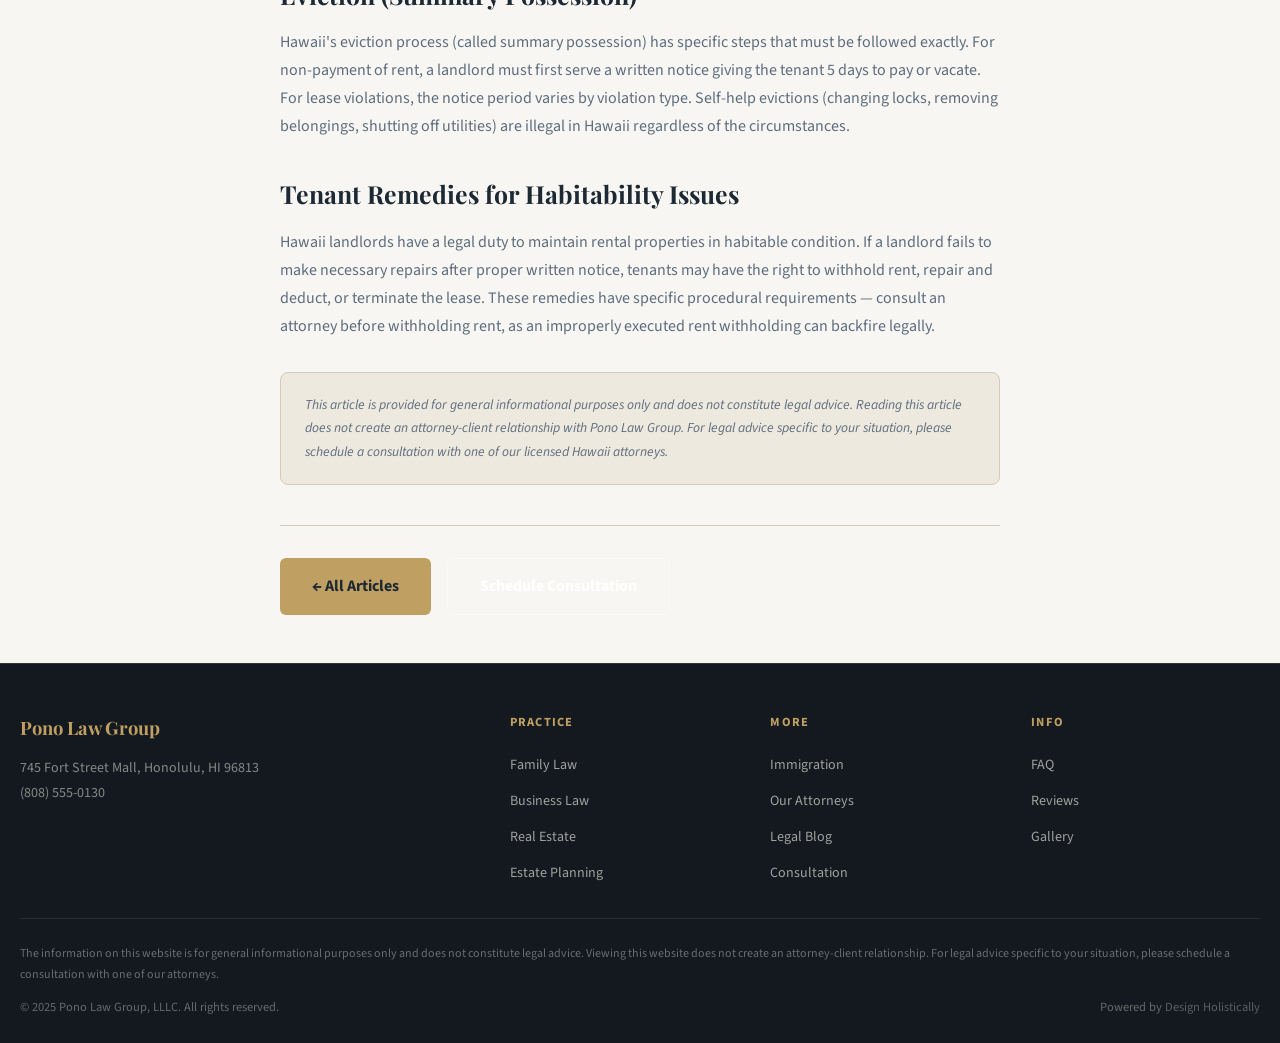
<file: blog-post-2.html>
<!DOCTYPE html>
<html lang="en" data-theme="light">
<head>
<meta charset="UTF-8"><meta name="viewport" content="width=device-width, initial-scale=1.0">
<title>Hawaii Landlord-Tenant Law Explained — Pono Law Group | Honolulu, Hawaii</title>
<meta name="description" content="Hawaii Landlord-Tenant Law Explained — Pono Law Group legal resource for Hawaii families and businesses.">
<meta property="og:title" content="Hawaii Landlord-Tenant Law Explained — Pono Law Group">
<meta property="og:type" content="website">
<link rel="stylesheet" href="css/style.css">
<script type="application/ld+json">{"@context":"https://schema.org","@type":"LegalService","name":"Pono Law Group","description":"Righteous counsel for island families and businesses","telephone":"(808) 555-0130","address":{"@type":"PostalAddress","streetAddress":"745 Fort Street Mall","addressLocality":"Honolulu","addressRegion":"HI","postalCode":"96813"},"priceRange":"$$"}</script>
  <link rel="icon" type="image/x-icon" href="images/favicon.ico">
  <link rel="icon" type="image/png" sizes="32x32" href="images/favicon-32x32.png">
  <link rel="icon" type="image/png" sizes="16x16" href="images/favicon-16x16.png">
  <link rel="apple-touch-icon" sizes="180x180" href="images/apple-touch-icon.png">
</head>
<body>
<header class="site-header">
  <div class="header-inner">
    <a href="index.html" class="logo-wrap"><svg width="40" height="36" viewBox="0 0 40 36" fill="none">
  <path d="M4 32 L20 4 L36 32 Z" stroke="#C0A062" stroke-width="2" fill="none"/>
  <text x="20" y="26" text-anchor="middle" font-family="Playfair Display,serif" font-weight="700" font-size="10" fill="#C0A062">PONO</text>
</svg><span>Pono Law Group</span></a>
    <nav><ul class="nav-links" id="nav-links">
      <li><a href="index.html">Home</a></li><li><a href="services.html">Practice Areas</a></li><li><a href="about.html">About</a></li><li><a href="gallery.html">Gallery</a></li><li><a href="blog.html">Blog</a></li><li><a href="booking.html">Consult</a></li><li><a href="faq.html">FAQ</a></li><li><a href="reviews.html">Reviews</a></li>
    </ul></nav>
    <div class="header-actions">
      <button id="theme-toggle" class="btn-theme">🌙</button>
      <a href="booking.html" class="btn-book">Free Consultation</a>
      <button class="hamburger" id="hamburger" aria-label="Menu" aria-expanded="false"><span></span><span></span><span></span></button>
    </div>
  </div>
</header>
<main>

  <div class="page-hero"><div class="section-inner">
    <div class="breadcrumb"><a href="index.html">Home</a> / <a href="blog.html">Blog</a></div>
    <h1>Hawaii Landlord-Tenant Law Explained</h1>
    <p class="meta">Real Estate · May 30, 2025 · 6 min read</p>
  </div></div>
  <article class="blog-post">
    <img src="images/blog-2.png" alt="Hawaii Landlord-Tenant Law Explained">
    
    <p>Hawaii's landlord-tenant law is governed primarily by Hawaii Revised Statutes Chapter 521 (the Residential Landlord-Tenant Code), which has some provisions that differ significantly from mainland states. Whether you're a landlord or a tenant in Hawaii, understanding your rights and responsibilities is essential.</p>
    <h2>Security Deposits</h2>
    <p>In Hawaii, landlords may collect a security deposit of up to one month's rent (for unfurnished units). The landlord must return the deposit within 14 days of the tenancy ending, along with an itemized statement of any deductions. Failure to return the deposit on time can result in the landlord losing the right to make any deductions and potentially being liable for damages. This is one of the most common sources of landlord-tenant disputes in Hawaii.</p>
    <h2>Rent Increases</h2>
    <p>Hawaii law does not impose statewide rent control, but some counties have enacted temporary measures. Landlords must provide proper notice before increasing rent — the required notice period equals the rent payment period (e.g., month-to-month tenants must receive 45 days' notice of a rent increase). For fixed-term leases, rent cannot be increased until the lease expires unless the lease specifically allows it.</p>
    <h2>Landlord Entry</h2>
    <p>A landlord must provide at least two days' written notice before entering a tenant's rental unit, except in genuine emergencies. This is a commonly misunderstood right — many Hawaii tenants don't realize their landlord cannot simply enter their home at will, even for repairs or inspections.</p>
    <h2>Eviction (Summary Possession)</h2>
    <p>Hawaii's eviction process (called summary possession) has specific steps that must be followed exactly. For non-payment of rent, a landlord must first serve a written notice giving the tenant 5 days to pay or vacate. For lease violations, the notice period varies by violation type. Self-help evictions (changing locks, removing belongings, shutting off utilities) are illegal in Hawaii regardless of the circumstances.</p>
    <h2>Tenant Remedies for Habitability Issues</h2>
    <p>Hawaii landlords have a legal duty to maintain rental properties in habitable condition. If a landlord fails to make necessary repairs after proper written notice, tenants may have the right to withhold rent, repair and deduct, or terminate the lease. These remedies have specific procedural requirements — consult an attorney before withholding rent, as an improperly executed rent withholding can backfire legally.</p>
    
    <div class="disclaimer">This article is provided for general informational purposes only and does not constitute legal advice. Reading this article does not create an attorney-client relationship with Pono Law Group. For legal advice specific to your situation, please schedule a consultation with one of our licensed Hawaii attorneys.</div>
    <div style="margin-top:2.5rem;padding-top:2rem;border-top:1px solid var(--border);display:flex;gap:1rem;flex-wrap:wrap;">
      <a href="blog.html" class="btn-primary">← All Articles</a>
      <a href="booking.html" class="btn-secondary">Schedule Consultation</a>
    </div>
  </article>

</main>
<footer class="site-footer">
  <div class="footer-inner">
    <div class="footer-brand"><div class="logo-wrap" style="color:var(--accent);">Pono Law Group</div><p>745 Fort Street Mall, Honolulu, HI 96813<br>(808) 555-0130</p></div>
    <div class="footer-col"><h4>Practice</h4><ul><li><a href="services.html">Family Law</a></li><li><a href="services.html">Business Law</a></li><li><a href="services.html">Real Estate</a></li><li><a href="services.html">Estate Planning</a></li></ul></div>
    <div class="footer-col"><h4>More</h4><ul><li><a href="services.html">Immigration</a></li><li><a href="about.html">Our Attorneys</a></li><li><a href="blog.html">Legal Blog</a></li><li><a href="booking.html">Consultation</a></li></ul></div>
    <div class="footer-col"><h4>Info</h4><ul><li><a href="faq.html">FAQ</a></li><li><a href="reviews.html">Reviews</a></li><li><a href="gallery.html">Gallery</a></li></ul></div>
  </div>
  <div class="footer-disclaimer">The information on this website is for general informational purposes only and does not constitute legal advice. Viewing this website does not create an attorney-client relationship. For legal advice specific to your situation, please schedule a consultation with one of our attorneys.</div>
  <div class="footer-bottom">
    <span>© 2025 Pono Law Group, LLLC. All rights reserved.</span>
    <span>Powered by <a href="https://designholistically.com" target="_blank" rel="noopener">Design Holistically</a></span>
  </div>
</footer>
<button class="back-to-top" id="back-to-top" aria-label="Back to top">↑</button>
<script src="js/main.js"></script>
</body>
</html>
</file>
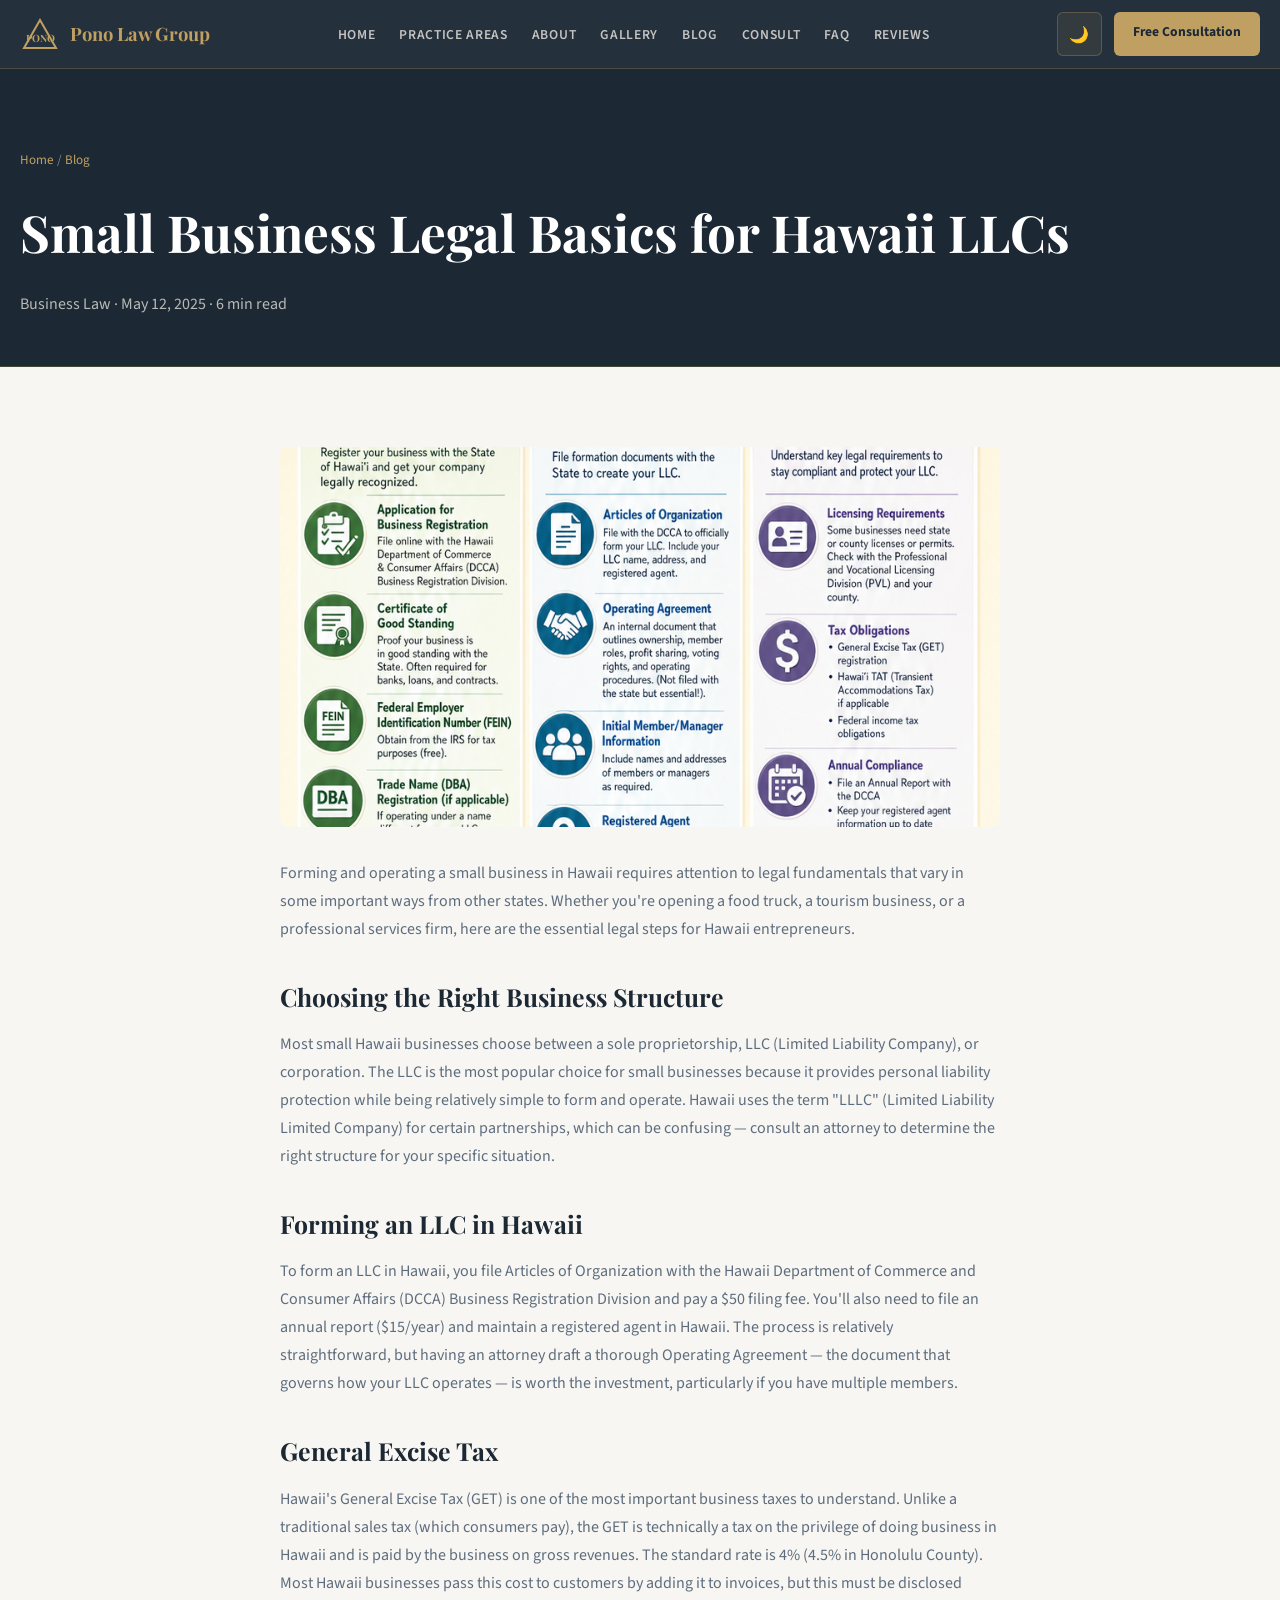
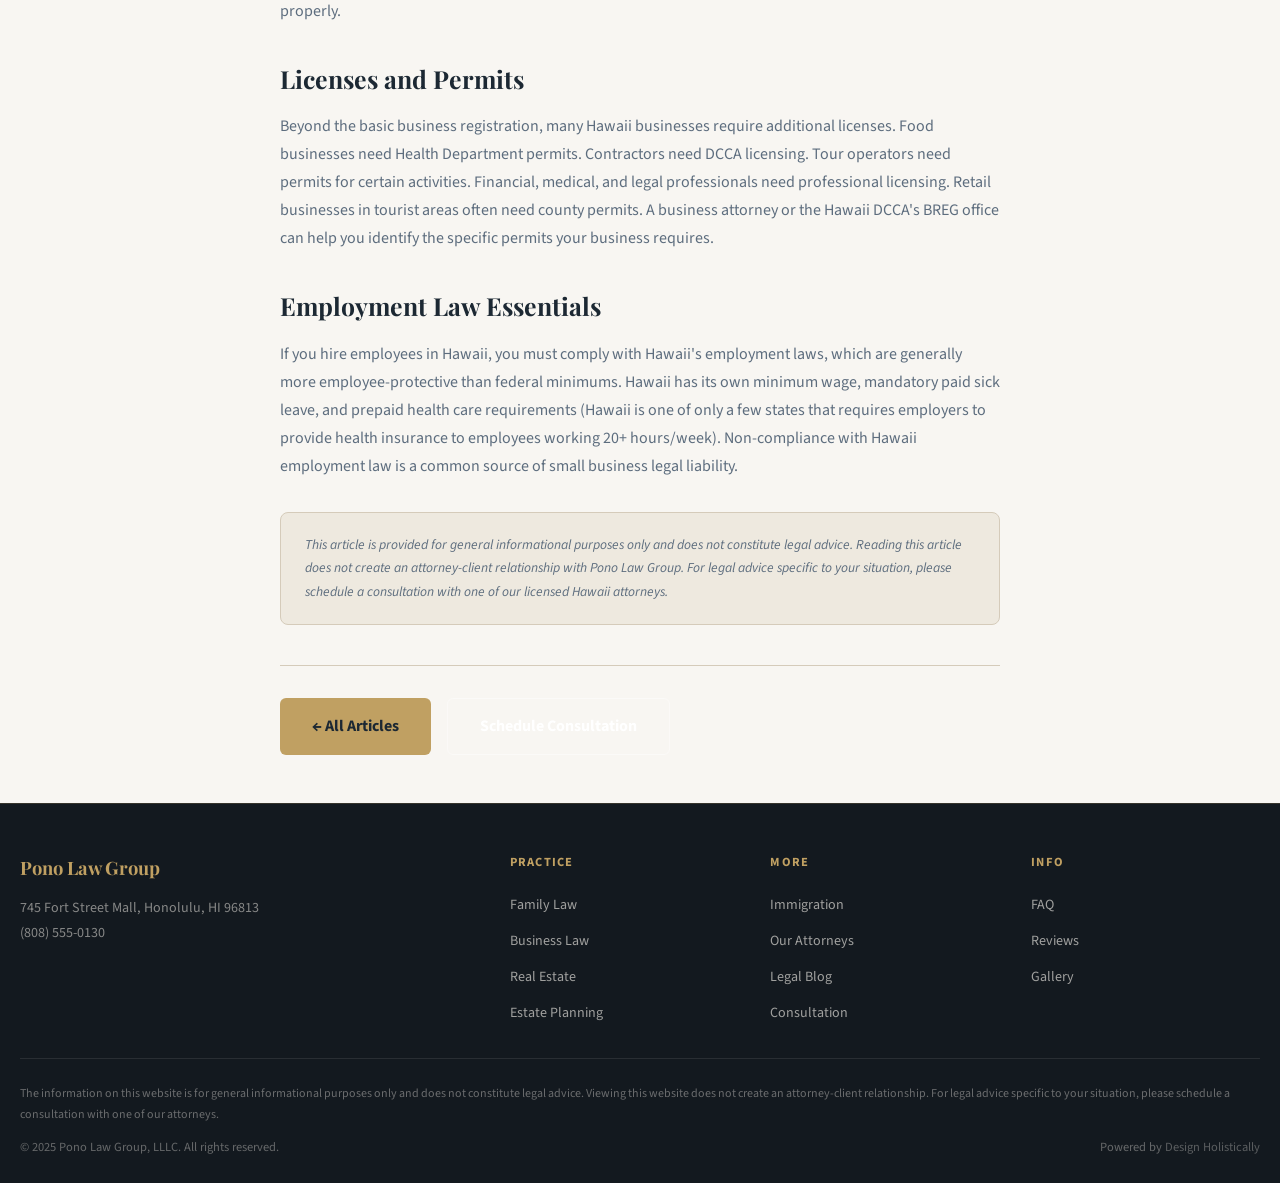
<file: blog-post-3.html>
<!DOCTYPE html>
<html lang="en" data-theme="light">
<head>
<meta charset="UTF-8"><meta name="viewport" content="width=device-width, initial-scale=1.0">
<title>Small Business Legal Basics for Hawaii LLCs — Pono Law Group | Honolulu, Hawaii</title>
<meta name="description" content="Small Business Legal Basics for Hawaii LLCs — Pono Law Group legal resource for Hawaii families and businesses.">
<meta property="og:title" content="Small Business Legal Basics for Hawaii LLCs — Pono Law Group">
<meta property="og:type" content="website">
<link rel="stylesheet" href="css/style.css">
<script type="application/ld+json">{"@context":"https://schema.org","@type":"LegalService","name":"Pono Law Group","description":"Righteous counsel for island families and businesses","telephone":"(808) 555-0130","address":{"@type":"PostalAddress","streetAddress":"745 Fort Street Mall","addressLocality":"Honolulu","addressRegion":"HI","postalCode":"96813"},"priceRange":"$$"}</script>
  <link rel="icon" type="image/x-icon" href="images/favicon.ico">
  <link rel="icon" type="image/png" sizes="32x32" href="images/favicon-32x32.png">
  <link rel="icon" type="image/png" sizes="16x16" href="images/favicon-16x16.png">
  <link rel="apple-touch-icon" sizes="180x180" href="images/apple-touch-icon.png">
</head>
<body>
<header class="site-header">
  <div class="header-inner">
    <a href="index.html" class="logo-wrap"><svg width="40" height="36" viewBox="0 0 40 36" fill="none">
  <path d="M4 32 L20 4 L36 32 Z" stroke="#C0A062" stroke-width="2" fill="none"/>
  <text x="20" y="26" text-anchor="middle" font-family="Playfair Display,serif" font-weight="700" font-size="10" fill="#C0A062">PONO</text>
</svg><span>Pono Law Group</span></a>
    <nav><ul class="nav-links" id="nav-links">
      <li><a href="index.html">Home</a></li><li><a href="services.html">Practice Areas</a></li><li><a href="about.html">About</a></li><li><a href="gallery.html">Gallery</a></li><li><a href="blog.html">Blog</a></li><li><a href="booking.html">Consult</a></li><li><a href="faq.html">FAQ</a></li><li><a href="reviews.html">Reviews</a></li>
    </ul></nav>
    <div class="header-actions">
      <button id="theme-toggle" class="btn-theme">🌙</button>
      <a href="booking.html" class="btn-book">Free Consultation</a>
      <button class="hamburger" id="hamburger" aria-label="Menu" aria-expanded="false"><span></span><span></span><span></span></button>
    </div>
  </div>
</header>
<main>

  <div class="page-hero"><div class="section-inner">
    <div class="breadcrumb"><a href="index.html">Home</a> / <a href="blog.html">Blog</a></div>
    <h1>Small Business Legal Basics for Hawaii LLCs</h1>
    <p class="meta">Business Law · May 12, 2025 · 6 min read</p>
  </div></div>
  <article class="blog-post">
    <img src="images/blog-3.png" alt="Small Business Legal Basics for Hawaii LLCs">
    
    <p>Forming and operating a small business in Hawaii requires attention to legal fundamentals that vary in some important ways from other states. Whether you're opening a food truck, a tourism business, or a professional services firm, here are the essential legal steps for Hawaii entrepreneurs.</p>
    <h2>Choosing the Right Business Structure</h2>
    <p>Most small Hawaii businesses choose between a sole proprietorship, LLC (Limited Liability Company), or corporation. The LLC is the most popular choice for small businesses because it provides personal liability protection while being relatively simple to form and operate. Hawaii uses the term "LLLC" (Limited Liability Limited Company) for certain partnerships, which can be confusing — consult an attorney to determine the right structure for your specific situation.</p>
    <h2>Forming an LLC in Hawaii</h2>
    <p>To form an LLC in Hawaii, you file Articles of Organization with the Hawaii Department of Commerce and Consumer Affairs (DCCA) Business Registration Division and pay a $50 filing fee. You'll also need to file an annual report ($15/year) and maintain a registered agent in Hawaii. The process is relatively straightforward, but having an attorney draft a thorough Operating Agreement — the document that governs how your LLC operates — is worth the investment, particularly if you have multiple members.</p>
    <h2>General Excise Tax</h2>
    <p>Hawaii's General Excise Tax (GET) is one of the most important business taxes to understand. Unlike a traditional sales tax (which consumers pay), the GET is technically a tax on the privilege of doing business in Hawaii and is paid by the business on gross revenues. The standard rate is 4% (4.5% in Honolulu County). Most Hawaii businesses pass this cost to customers by adding it to invoices, but this must be disclosed properly.</p>
    <h2>Licenses and Permits</h2>
    <p>Beyond the basic business registration, many Hawaii businesses require additional licenses. Food businesses need Health Department permits. Contractors need DCCA licensing. Tour operators need permits for certain activities. Financial, medical, and legal professionals need professional licensing. Retail businesses in tourist areas often need county permits. A business attorney or the Hawaii DCCA's BREG office can help you identify the specific permits your business requires.</p>
    <h2>Employment Law Essentials</h2>
    <p>If you hire employees in Hawaii, you must comply with Hawaii's employment laws, which are generally more employee-protective than federal minimums. Hawaii has its own minimum wage, mandatory paid sick leave, and prepaid health care requirements (Hawaii is one of only a few states that requires employers to provide health insurance to employees working 20+ hours/week). Non-compliance with Hawaii employment law is a common source of small business legal liability.</p>
    
    <div class="disclaimer">This article is provided for general informational purposes only and does not constitute legal advice. Reading this article does not create an attorney-client relationship with Pono Law Group. For legal advice specific to your situation, please schedule a consultation with one of our licensed Hawaii attorneys.</div>
    <div style="margin-top:2.5rem;padding-top:2rem;border-top:1px solid var(--border);display:flex;gap:1rem;flex-wrap:wrap;">
      <a href="blog.html" class="btn-primary">← All Articles</a>
      <a href="booking.html" class="btn-secondary">Schedule Consultation</a>
    </div>
  </article>

</main>
<footer class="site-footer">
  <div class="footer-inner">
    <div class="footer-brand"><div class="logo-wrap" style="color:var(--accent);">Pono Law Group</div><p>745 Fort Street Mall, Honolulu, HI 96813<br>(808) 555-0130</p></div>
    <div class="footer-col"><h4>Practice</h4><ul><li><a href="services.html">Family Law</a></li><li><a href="services.html">Business Law</a></li><li><a href="services.html">Real Estate</a></li><li><a href="services.html">Estate Planning</a></li></ul></div>
    <div class="footer-col"><h4>More</h4><ul><li><a href="services.html">Immigration</a></li><li><a href="about.html">Our Attorneys</a></li><li><a href="blog.html">Legal Blog</a></li><li><a href="booking.html">Consultation</a></li></ul></div>
    <div class="footer-col"><h4>Info</h4><ul><li><a href="faq.html">FAQ</a></li><li><a href="reviews.html">Reviews</a></li><li><a href="gallery.html">Gallery</a></li></ul></div>
  </div>
  <div class="footer-disclaimer">The information on this website is for general informational purposes only and does not constitute legal advice. Viewing this website does not create an attorney-client relationship. For legal advice specific to your situation, please schedule a consultation with one of our attorneys.</div>
  <div class="footer-bottom">
    <span>© 2025 Pono Law Group, LLLC. All rights reserved.</span>
    <span>Powered by <a href="https://designholistically.com" target="_blank" rel="noopener">Design Holistically</a></span>
  </div>
</footer>
<button class="back-to-top" id="back-to-top" aria-label="Back to top">↑</button>
<script src="js/main.js"></script>
</body>
</html>
</file>
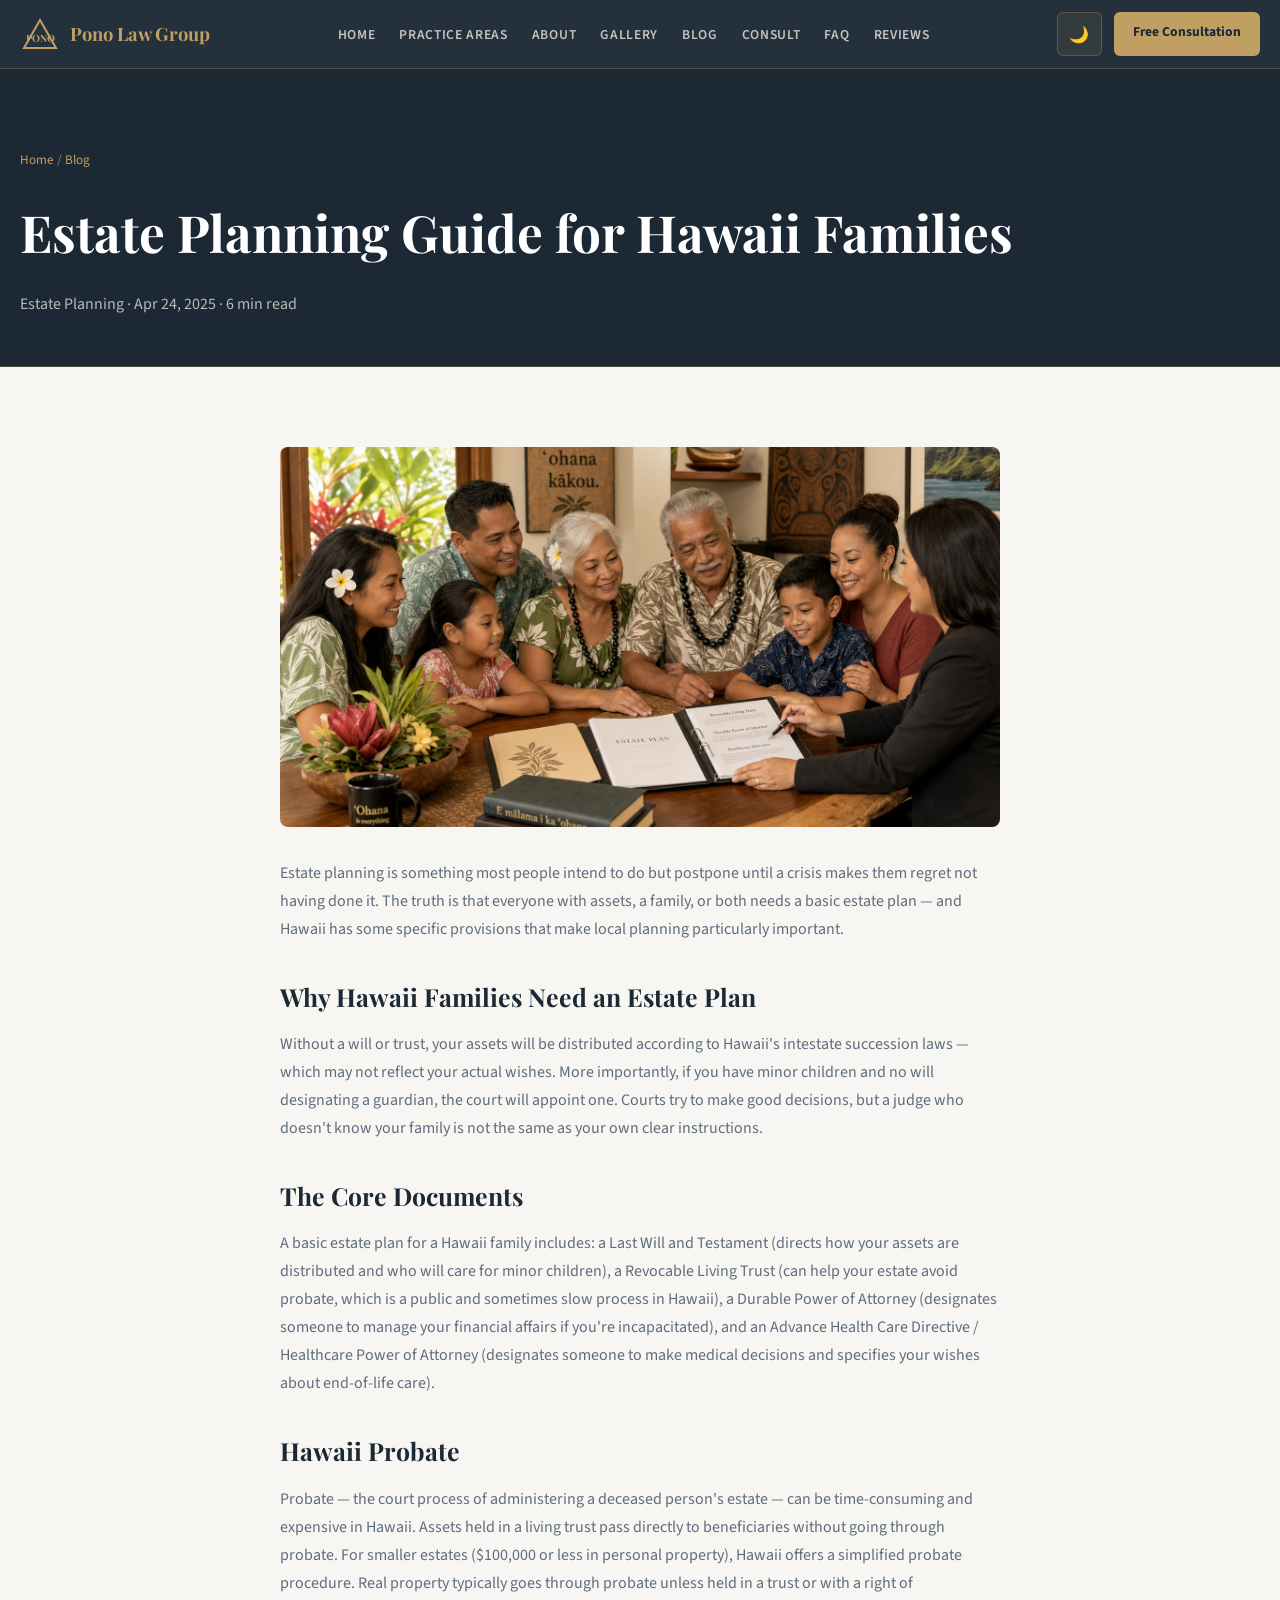
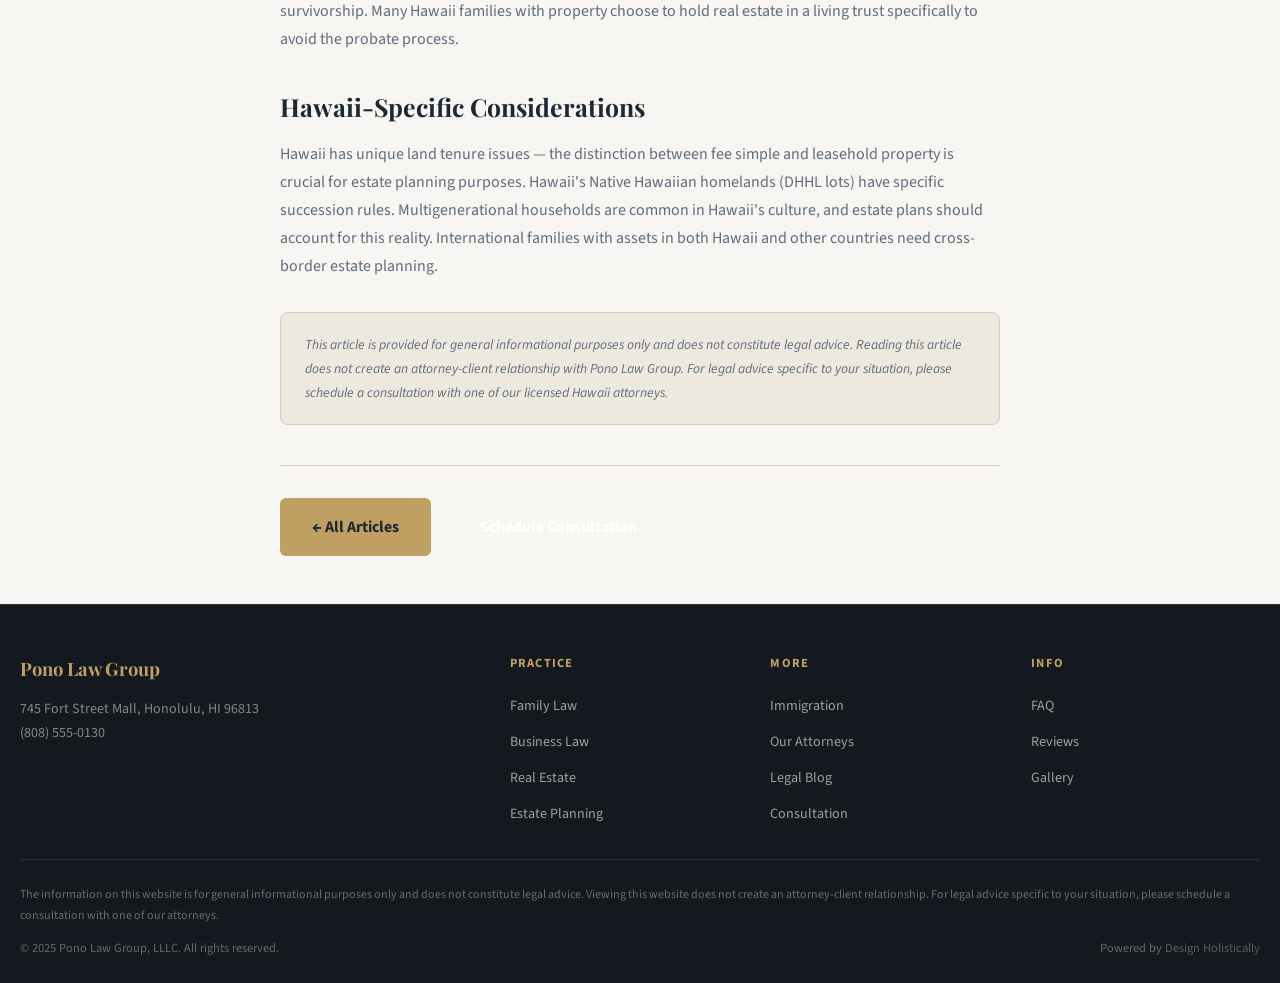
<file: blog-post-4.html>
<!DOCTYPE html>
<html lang="en" data-theme="light">
<head>
<meta charset="UTF-8"><meta name="viewport" content="width=device-width, initial-scale=1.0">
<title>Estate Planning Guide for Hawaii Families — Pono Law Group | Honolulu, Hawaii</title>
<meta name="description" content="Estate Planning Guide for Hawaii Families — Pono Law Group legal resource for Hawaii families and businesses.">
<meta property="og:title" content="Estate Planning Guide for Hawaii Families — Pono Law Group">
<meta property="og:type" content="website">
<link rel="stylesheet" href="css/style.css">
<script type="application/ld+json">{"@context":"https://schema.org","@type":"LegalService","name":"Pono Law Group","description":"Righteous counsel for island families and businesses","telephone":"(808) 555-0130","address":{"@type":"PostalAddress","streetAddress":"745 Fort Street Mall","addressLocality":"Honolulu","addressRegion":"HI","postalCode":"96813"},"priceRange":"$$"}</script>
  <link rel="icon" type="image/x-icon" href="images/favicon.ico">
  <link rel="icon" type="image/png" sizes="32x32" href="images/favicon-32x32.png">
  <link rel="icon" type="image/png" sizes="16x16" href="images/favicon-16x16.png">
  <link rel="apple-touch-icon" sizes="180x180" href="images/apple-touch-icon.png">
</head>
<body>
<header class="site-header">
  <div class="header-inner">
    <a href="index.html" class="logo-wrap"><svg width="40" height="36" viewBox="0 0 40 36" fill="none">
  <path d="M4 32 L20 4 L36 32 Z" stroke="#C0A062" stroke-width="2" fill="none"/>
  <text x="20" y="26" text-anchor="middle" font-family="Playfair Display,serif" font-weight="700" font-size="10" fill="#C0A062">PONO</text>
</svg><span>Pono Law Group</span></a>
    <nav><ul class="nav-links" id="nav-links">
      <li><a href="index.html">Home</a></li><li><a href="services.html">Practice Areas</a></li><li><a href="about.html">About</a></li><li><a href="gallery.html">Gallery</a></li><li><a href="blog.html">Blog</a></li><li><a href="booking.html">Consult</a></li><li><a href="faq.html">FAQ</a></li><li><a href="reviews.html">Reviews</a></li>
    </ul></nav>
    <div class="header-actions">
      <button id="theme-toggle" class="btn-theme">🌙</button>
      <a href="booking.html" class="btn-book">Free Consultation</a>
      <button class="hamburger" id="hamburger" aria-label="Menu" aria-expanded="false"><span></span><span></span><span></span></button>
    </div>
  </div>
</header>
<main>

  <div class="page-hero"><div class="section-inner">
    <div class="breadcrumb"><a href="index.html">Home</a> / <a href="blog.html">Blog</a></div>
    <h1>Estate Planning Guide for Hawaii Families</h1>
    <p class="meta">Estate Planning · Apr 24, 2025 · 6 min read</p>
  </div></div>
  <article class="blog-post">
    <img src="images/blog-4.png" alt="Estate Planning Guide for Hawaii Families">
    
    <p>Estate planning is something most people intend to do but postpone until a crisis makes them regret not having done it. The truth is that everyone with assets, a family, or both needs a basic estate plan — and Hawaii has some specific provisions that make local planning particularly important.</p>
    <h2>Why Hawaii Families Need an Estate Plan</h2>
    <p>Without a will or trust, your assets will be distributed according to Hawaii's intestate succession laws — which may not reflect your actual wishes. More importantly, if you have minor children and no will designating a guardian, the court will appoint one. Courts try to make good decisions, but a judge who doesn't know your family is not the same as your own clear instructions.</p>
    <h2>The Core Documents</h2>
    <p>A basic estate plan for a Hawaii family includes: a Last Will and Testament (directs how your assets are distributed and who will care for minor children), a Revocable Living Trust (can help your estate avoid probate, which is a public and sometimes slow process in Hawaii), a Durable Power of Attorney (designates someone to manage your financial affairs if you're incapacitated), and an Advance Health Care Directive / Healthcare Power of Attorney (designates someone to make medical decisions and specifies your wishes about end-of-life care).</p>
    <h2>Hawaii Probate</h2>
    <p>Probate — the court process of administering a deceased person's estate — can be time-consuming and expensive in Hawaii. Assets held in a living trust pass directly to beneficiaries without going through probate. For smaller estates ($100,000 or less in personal property), Hawaii offers a simplified probate procedure. Real property typically goes through probate unless held in a trust or with a right of survivorship. Many Hawaii families with property choose to hold real estate in a living trust specifically to avoid the probate process.</p>
    <h2>Hawaii-Specific Considerations</h2>
    <p>Hawaii has unique land tenure issues — the distinction between fee simple and leasehold property is crucial for estate planning purposes. Hawaii's Native Hawaiian homelands (DHHL lots) have specific succession rules. Multigenerational households are common in Hawaii's culture, and estate plans should account for this reality. International families with assets in both Hawaii and other countries need cross-border estate planning.</p>
    
    <div class="disclaimer">This article is provided for general informational purposes only and does not constitute legal advice. Reading this article does not create an attorney-client relationship with Pono Law Group. For legal advice specific to your situation, please schedule a consultation with one of our licensed Hawaii attorneys.</div>
    <div style="margin-top:2.5rem;padding-top:2rem;border-top:1px solid var(--border);display:flex;gap:1rem;flex-wrap:wrap;">
      <a href="blog.html" class="btn-primary">← All Articles</a>
      <a href="booking.html" class="btn-secondary">Schedule Consultation</a>
    </div>
  </article>

</main>
<footer class="site-footer">
  <div class="footer-inner">
    <div class="footer-brand"><div class="logo-wrap" style="color:var(--accent);">Pono Law Group</div><p>745 Fort Street Mall, Honolulu, HI 96813<br>(808) 555-0130</p></div>
    <div class="footer-col"><h4>Practice</h4><ul><li><a href="services.html">Family Law</a></li><li><a href="services.html">Business Law</a></li><li><a href="services.html">Real Estate</a></li><li><a href="services.html">Estate Planning</a></li></ul></div>
    <div class="footer-col"><h4>More</h4><ul><li><a href="services.html">Immigration</a></li><li><a href="about.html">Our Attorneys</a></li><li><a href="blog.html">Legal Blog</a></li><li><a href="booking.html">Consultation</a></li></ul></div>
    <div class="footer-col"><h4>Info</h4><ul><li><a href="faq.html">FAQ</a></li><li><a href="reviews.html">Reviews</a></li><li><a href="gallery.html">Gallery</a></li></ul></div>
  </div>
  <div class="footer-disclaimer">The information on this website is for general informational purposes only and does not constitute legal advice. Viewing this website does not create an attorney-client relationship. For legal advice specific to your situation, please schedule a consultation with one of our attorneys.</div>
  <div class="footer-bottom">
    <span>© 2025 Pono Law Group, LLLC. All rights reserved.</span>
    <span>Powered by <a href="https://designholistically.com" target="_blank" rel="noopener">Design Holistically</a></span>
  </div>
</footer>
<button class="back-to-top" id="back-to-top" aria-label="Back to top">↑</button>
<script src="js/main.js"></script>
</body>
</html>
</file>
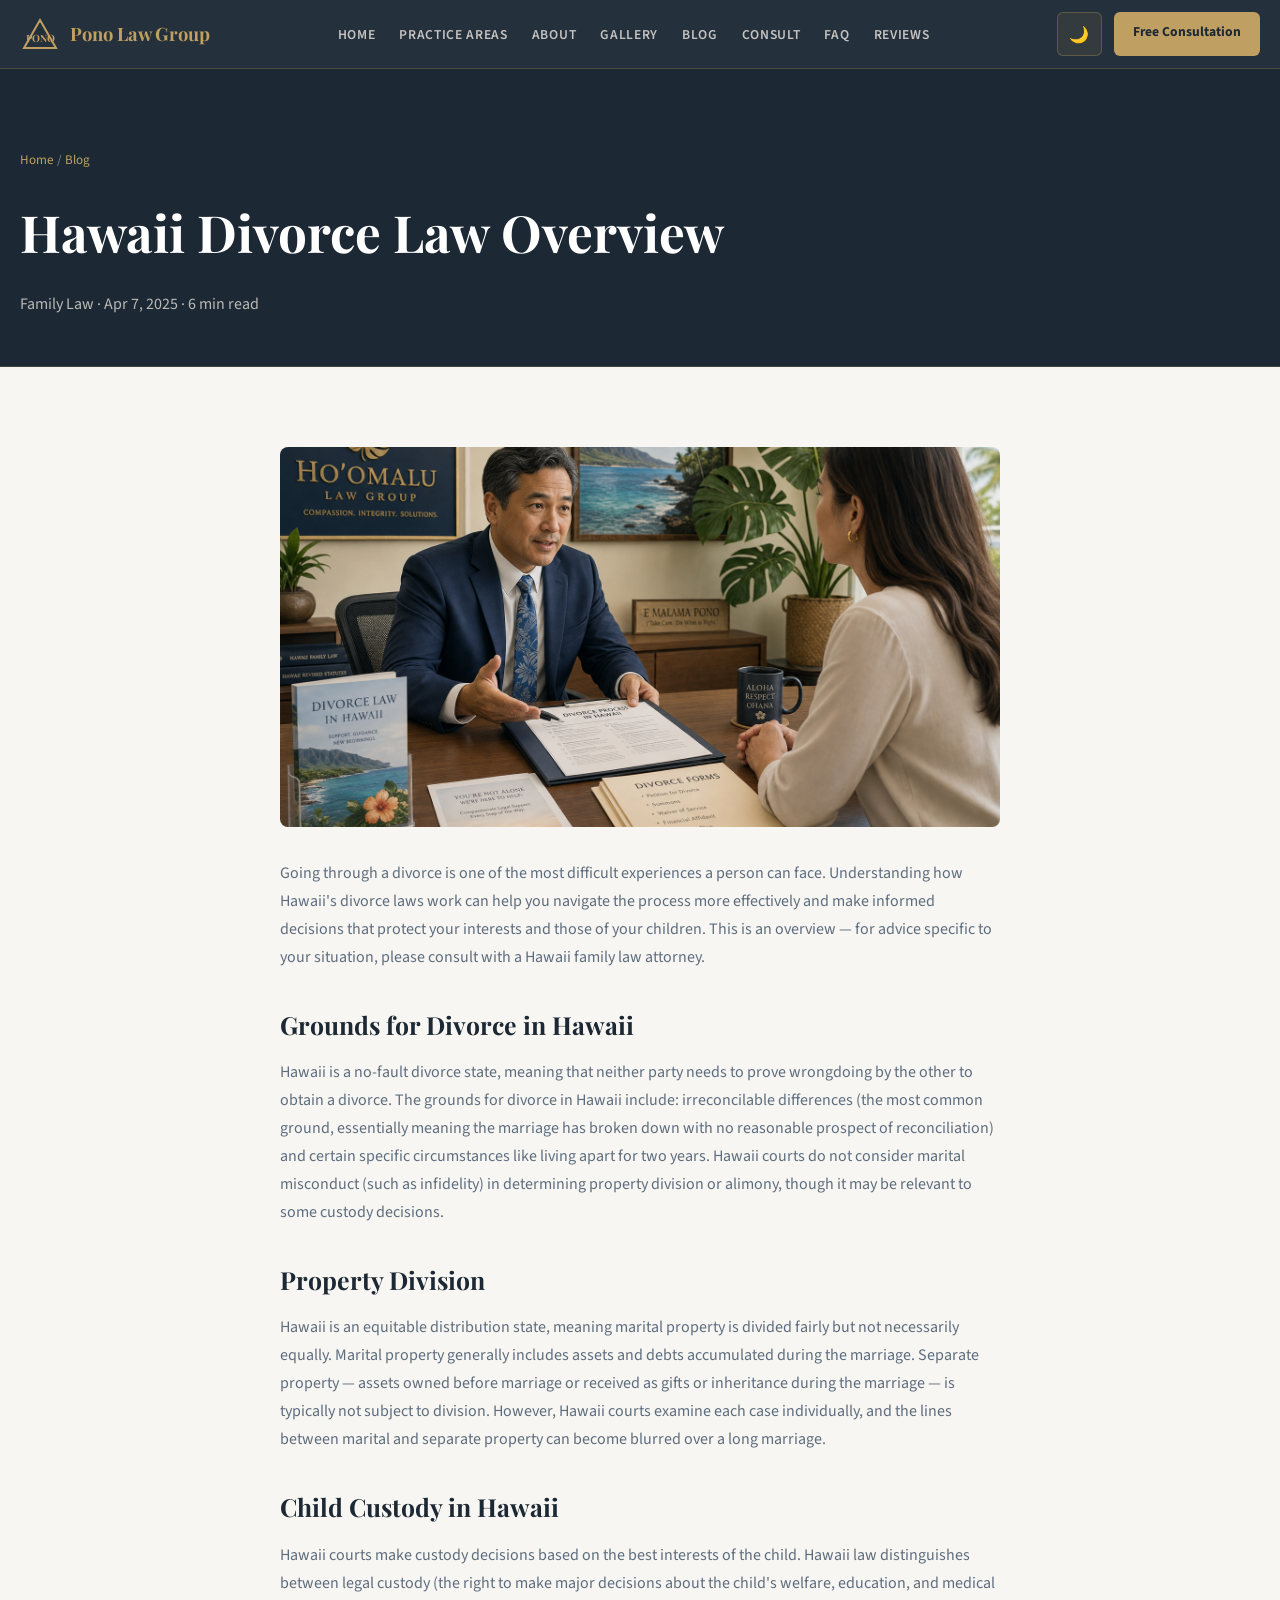
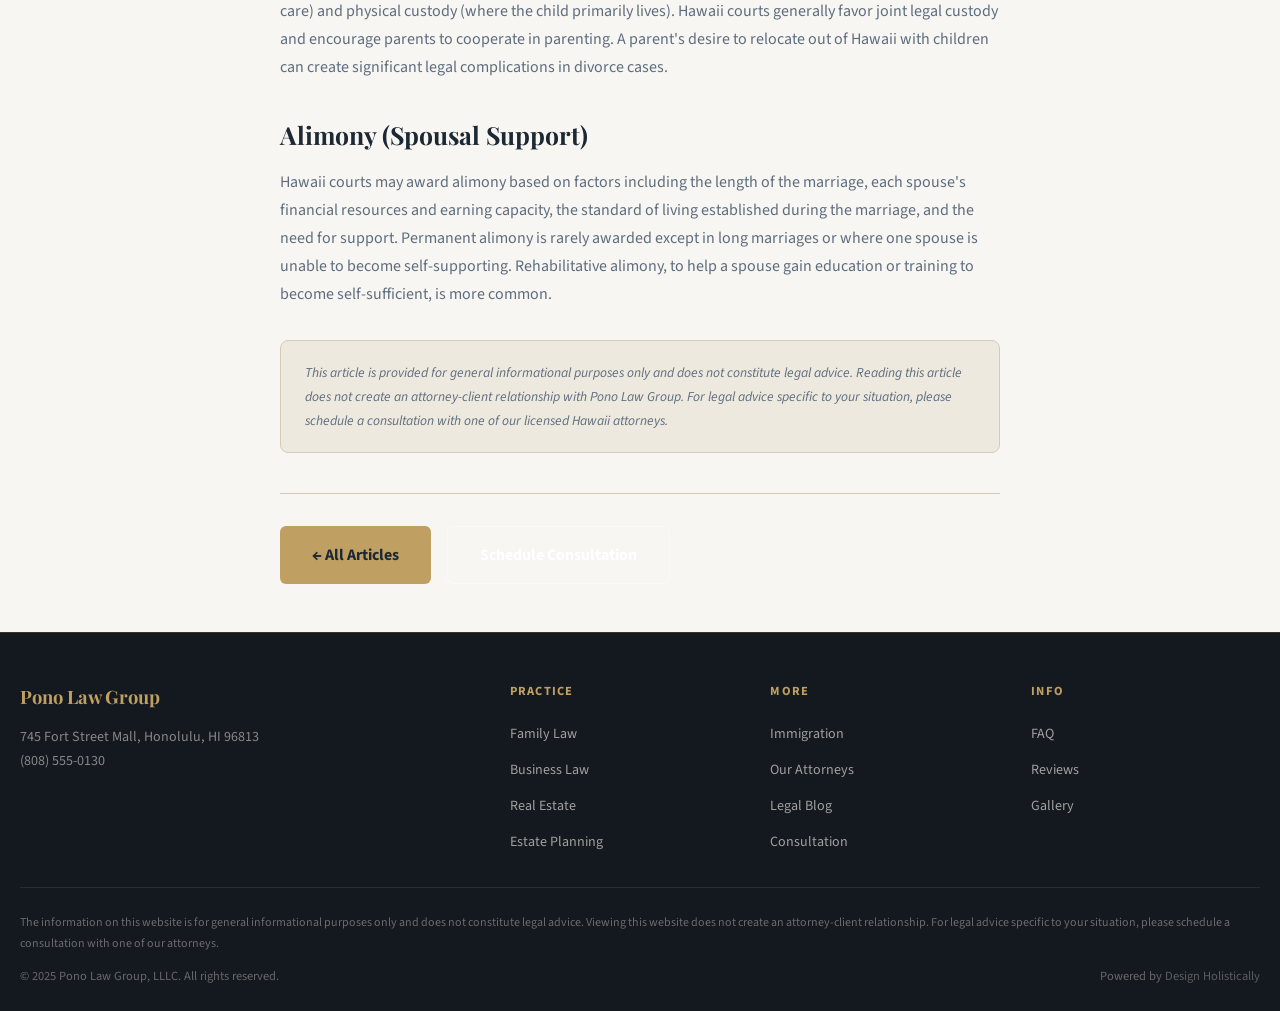
<file: blog-post-5.html>
<!DOCTYPE html>
<html lang="en" data-theme="light">
<head>
<meta charset="UTF-8"><meta name="viewport" content="width=device-width, initial-scale=1.0">
<title>Hawaii Divorce Law Overview — Pono Law Group | Honolulu, Hawaii</title>
<meta name="description" content="Hawaii Divorce Law Overview — Pono Law Group legal resource for Hawaii families and businesses.">
<meta property="og:title" content="Hawaii Divorce Law Overview — Pono Law Group">
<meta property="og:type" content="website">
<link rel="stylesheet" href="css/style.css">
<script type="application/ld+json">{"@context":"https://schema.org","@type":"LegalService","name":"Pono Law Group","description":"Righteous counsel for island families and businesses","telephone":"(808) 555-0130","address":{"@type":"PostalAddress","streetAddress":"745 Fort Street Mall","addressLocality":"Honolulu","addressRegion":"HI","postalCode":"96813"},"priceRange":"$$"}</script>
  <link rel="icon" type="image/x-icon" href="images/favicon.ico">
  <link rel="icon" type="image/png" sizes="32x32" href="images/favicon-32x32.png">
  <link rel="icon" type="image/png" sizes="16x16" href="images/favicon-16x16.png">
  <link rel="apple-touch-icon" sizes="180x180" href="images/apple-touch-icon.png">
</head>
<body>
<header class="site-header">
  <div class="header-inner">
    <a href="index.html" class="logo-wrap"><svg width="40" height="36" viewBox="0 0 40 36" fill="none">
  <path d="M4 32 L20 4 L36 32 Z" stroke="#C0A062" stroke-width="2" fill="none"/>
  <text x="20" y="26" text-anchor="middle" font-family="Playfair Display,serif" font-weight="700" font-size="10" fill="#C0A062">PONO</text>
</svg><span>Pono Law Group</span></a>
    <nav><ul class="nav-links" id="nav-links">
      <li><a href="index.html">Home</a></li><li><a href="services.html">Practice Areas</a></li><li><a href="about.html">About</a></li><li><a href="gallery.html">Gallery</a></li><li><a href="blog.html">Blog</a></li><li><a href="booking.html">Consult</a></li><li><a href="faq.html">FAQ</a></li><li><a href="reviews.html">Reviews</a></li>
    </ul></nav>
    <div class="header-actions">
      <button id="theme-toggle" class="btn-theme">🌙</button>
      <a href="booking.html" class="btn-book">Free Consultation</a>
      <button class="hamburger" id="hamburger" aria-label="Menu" aria-expanded="false"><span></span><span></span><span></span></button>
    </div>
  </div>
</header>
<main>

  <div class="page-hero"><div class="section-inner">
    <div class="breadcrumb"><a href="index.html">Home</a> / <a href="blog.html">Blog</a></div>
    <h1>Hawaii Divorce Law Overview</h1>
    <p class="meta">Family Law · Apr 7, 2025 · 6 min read</p>
  </div></div>
  <article class="blog-post">
    <img src="images/blog-5.png" alt="Hawaii Divorce Law Overview">
    
    <p>Going through a divorce is one of the most difficult experiences a person can face. Understanding how Hawaii's divorce laws work can help you navigate the process more effectively and make informed decisions that protect your interests and those of your children. This is an overview — for advice specific to your situation, please consult with a Hawaii family law attorney.</p>
    <h2>Grounds for Divorce in Hawaii</h2>
    <p>Hawaii is a no-fault divorce state, meaning that neither party needs to prove wrongdoing by the other to obtain a divorce. The grounds for divorce in Hawaii include: irreconcilable differences (the most common ground, essentially meaning the marriage has broken down with no reasonable prospect of reconciliation) and certain specific circumstances like living apart for two years. Hawaii courts do not consider marital misconduct (such as infidelity) in determining property division or alimony, though it may be relevant to some custody decisions.</p>
    <h2>Property Division</h2>
    <p>Hawaii is an equitable distribution state, meaning marital property is divided fairly but not necessarily equally. Marital property generally includes assets and debts accumulated during the marriage. Separate property — assets owned before marriage or received as gifts or inheritance during the marriage — is typically not subject to division. However, Hawaii courts examine each case individually, and the lines between marital and separate property can become blurred over a long marriage.</p>
    <h2>Child Custody in Hawaii</h2>
    <p>Hawaii courts make custody decisions based on the best interests of the child. Hawaii law distinguishes between legal custody (the right to make major decisions about the child's welfare, education, and medical care) and physical custody (where the child primarily lives). Hawaii courts generally favor joint legal custody and encourage parents to cooperate in parenting. A parent's desire to relocate out of Hawaii with children can create significant legal complications in divorce cases.</p>
    <h2>Alimony (Spousal Support)</h2>
    <p>Hawaii courts may award alimony based on factors including the length of the marriage, each spouse's financial resources and earning capacity, the standard of living established during the marriage, and the need for support. Permanent alimony is rarely awarded except in long marriages or where one spouse is unable to become self-supporting. Rehabilitative alimony, to help a spouse gain education or training to become self-sufficient, is more common.</p>
    
    <div class="disclaimer">This article is provided for general informational purposes only and does not constitute legal advice. Reading this article does not create an attorney-client relationship with Pono Law Group. For legal advice specific to your situation, please schedule a consultation with one of our licensed Hawaii attorneys.</div>
    <div style="margin-top:2.5rem;padding-top:2rem;border-top:1px solid var(--border);display:flex;gap:1rem;flex-wrap:wrap;">
      <a href="blog.html" class="btn-primary">← All Articles</a>
      <a href="booking.html" class="btn-secondary">Schedule Consultation</a>
    </div>
  </article>

</main>
<footer class="site-footer">
  <div class="footer-inner">
    <div class="footer-brand"><div class="logo-wrap" style="color:var(--accent);">Pono Law Group</div><p>745 Fort Street Mall, Honolulu, HI 96813<br>(808) 555-0130</p></div>
    <div class="footer-col"><h4>Practice</h4><ul><li><a href="services.html">Family Law</a></li><li><a href="services.html">Business Law</a></li><li><a href="services.html">Real Estate</a></li><li><a href="services.html">Estate Planning</a></li></ul></div>
    <div class="footer-col"><h4>More</h4><ul><li><a href="services.html">Immigration</a></li><li><a href="about.html">Our Attorneys</a></li><li><a href="blog.html">Legal Blog</a></li><li><a href="booking.html">Consultation</a></li></ul></div>
    <div class="footer-col"><h4>Info</h4><ul><li><a href="faq.html">FAQ</a></li><li><a href="reviews.html">Reviews</a></li><li><a href="gallery.html">Gallery</a></li></ul></div>
  </div>
  <div class="footer-disclaimer">The information on this website is for general informational purposes only and does not constitute legal advice. Viewing this website does not create an attorney-client relationship. For legal advice specific to your situation, please schedule a consultation with one of our attorneys.</div>
  <div class="footer-bottom">
    <span>© 2025 Pono Law Group, LLLC. All rights reserved.</span>
    <span>Powered by <a href="https://designholistically.com" target="_blank" rel="noopener">Design Holistically</a></span>
  </div>
</footer>
<button class="back-to-top" id="back-to-top" aria-label="Back to top">↑</button>
<script src="js/main.js"></script>
</body>
</html>
</file>
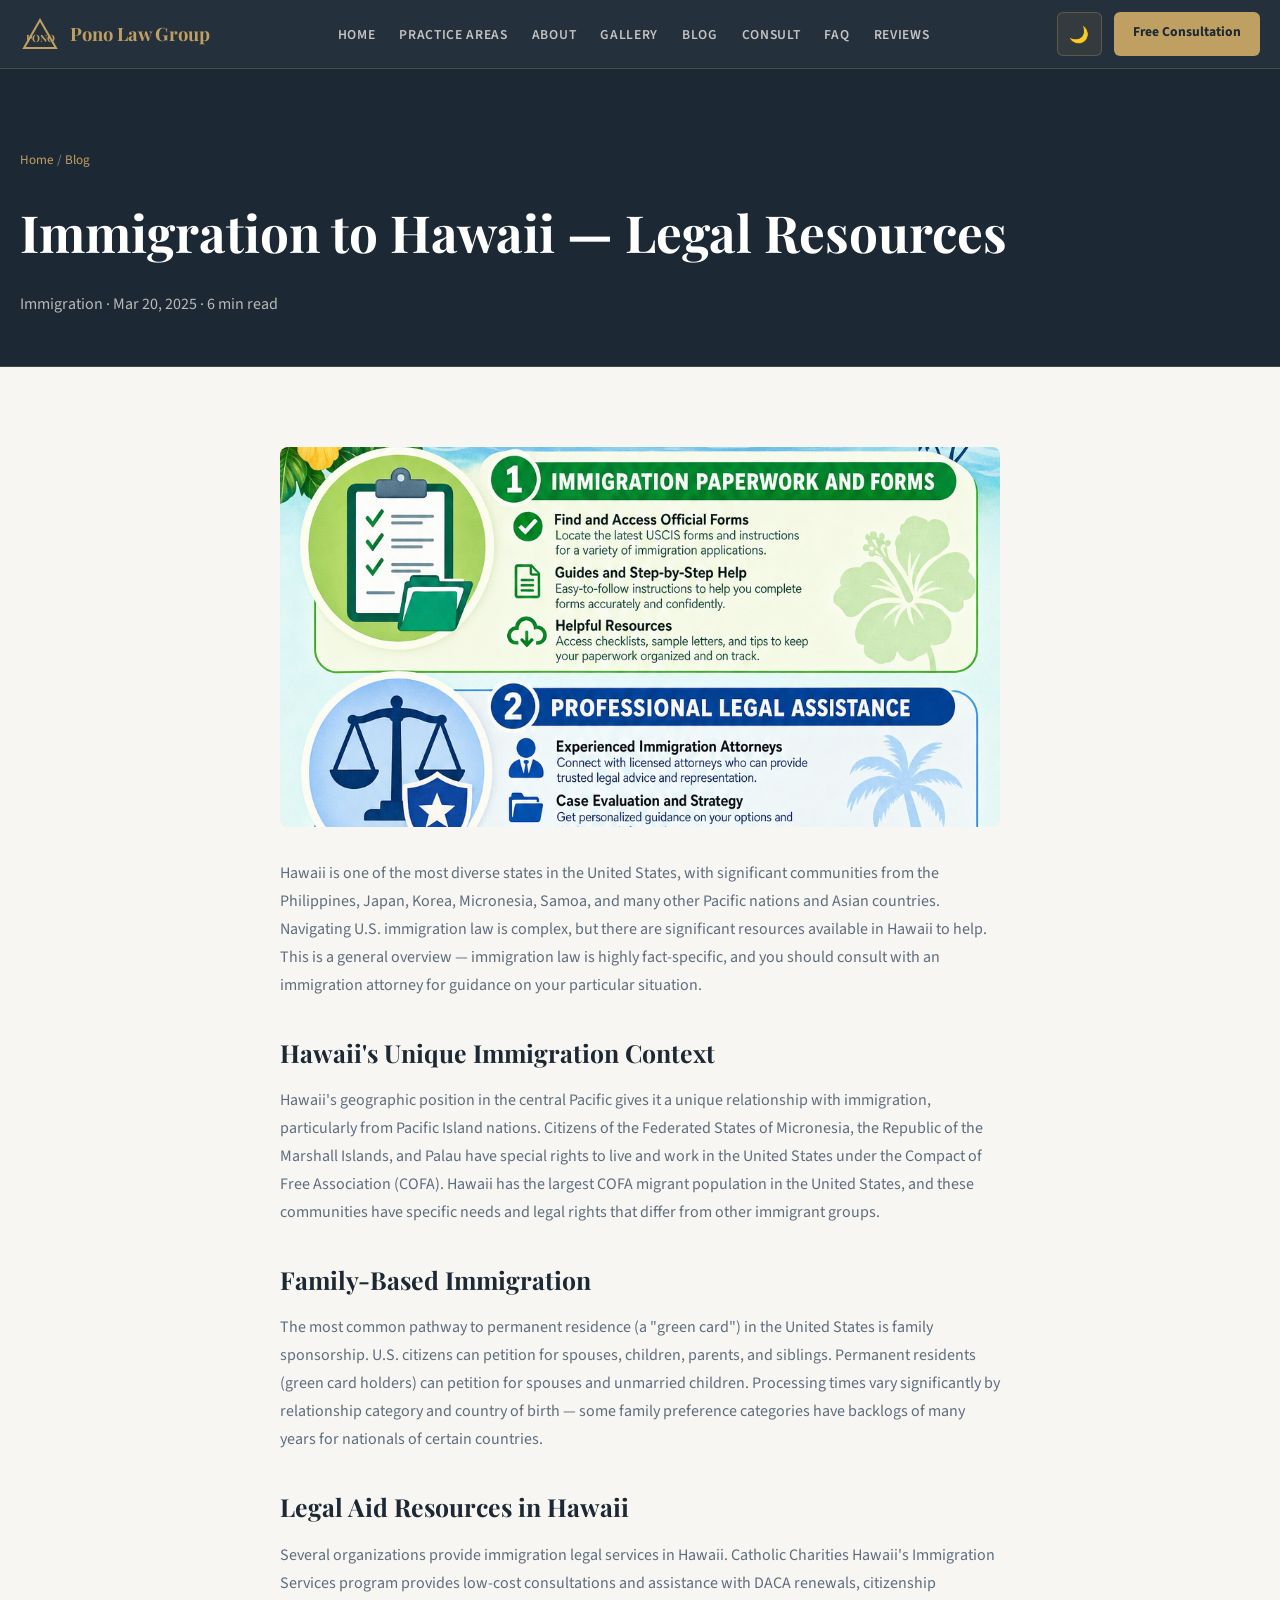
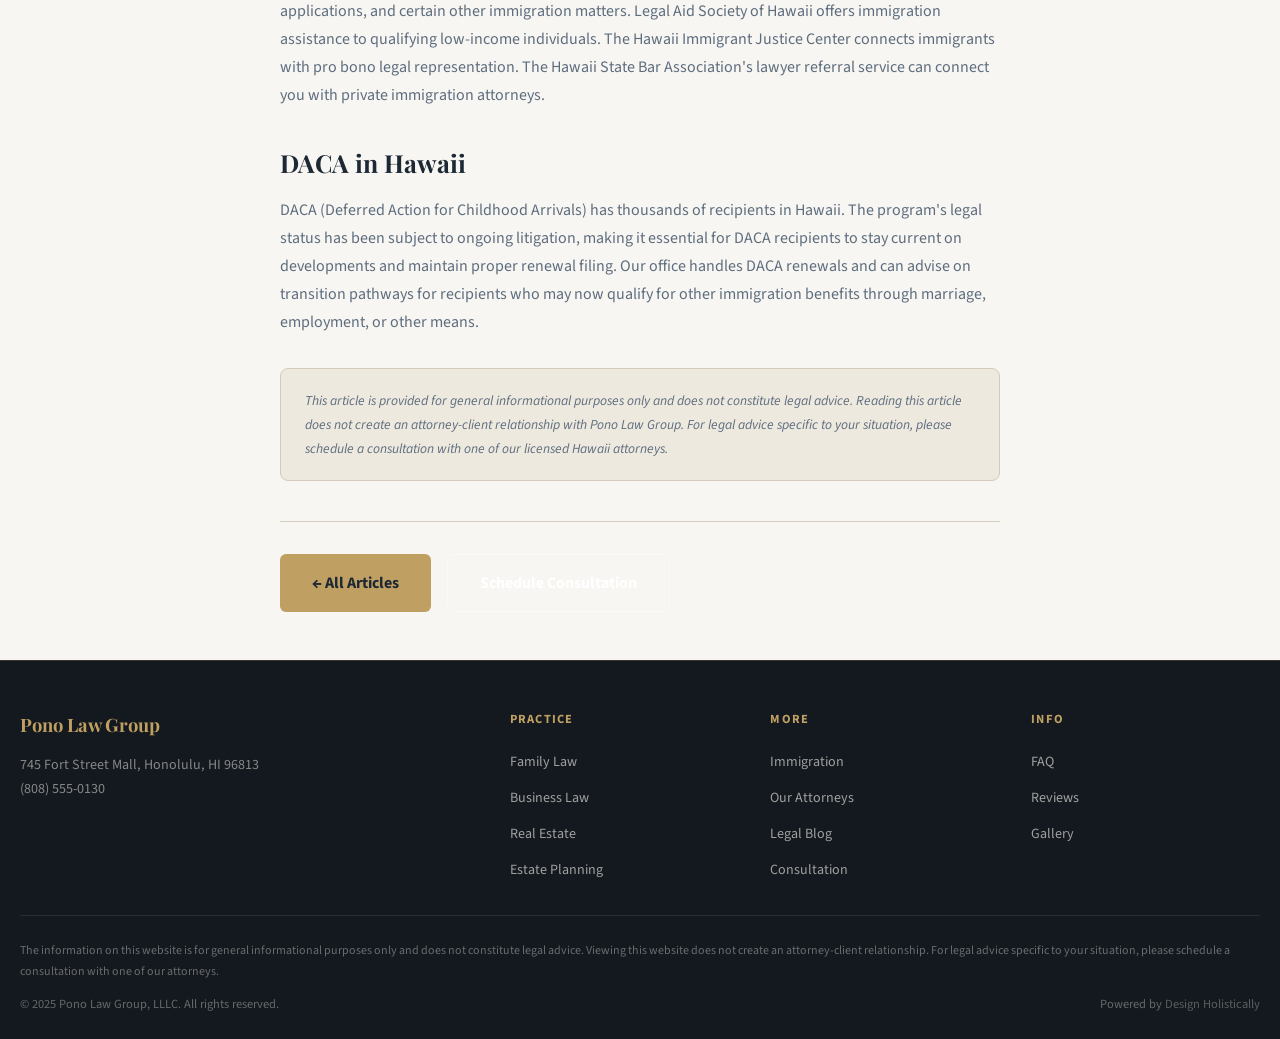
<file: blog-post-6.html>
<!DOCTYPE html>
<html lang="en" data-theme="light">
<head>
<meta charset="UTF-8"><meta name="viewport" content="width=device-width, initial-scale=1.0">
<title>Immigration to Hawaii — Legal Resources — Pono Law Group | Honolulu, Hawaii</title>
<meta name="description" content="Immigration to Hawaii — Legal Resources — Pono Law Group legal resource for Hawaii families and businesses.">
<meta property="og:title" content="Immigration to Hawaii — Legal Resources — Pono Law Group">
<meta property="og:type" content="website">
<link rel="stylesheet" href="css/style.css">
<script type="application/ld+json">{"@context":"https://schema.org","@type":"LegalService","name":"Pono Law Group","description":"Righteous counsel for island families and businesses","telephone":"(808) 555-0130","address":{"@type":"PostalAddress","streetAddress":"745 Fort Street Mall","addressLocality":"Honolulu","addressRegion":"HI","postalCode":"96813"},"priceRange":"$$"}</script>
  <link rel="icon" type="image/x-icon" href="images/favicon.ico">
  <link rel="icon" type="image/png" sizes="32x32" href="images/favicon-32x32.png">
  <link rel="icon" type="image/png" sizes="16x16" href="images/favicon-16x16.png">
  <link rel="apple-touch-icon" sizes="180x180" href="images/apple-touch-icon.png">
</head>
<body>
<header class="site-header">
  <div class="header-inner">
    <a href="index.html" class="logo-wrap"><svg width="40" height="36" viewBox="0 0 40 36" fill="none">
  <path d="M4 32 L20 4 L36 32 Z" stroke="#C0A062" stroke-width="2" fill="none"/>
  <text x="20" y="26" text-anchor="middle" font-family="Playfair Display,serif" font-weight="700" font-size="10" fill="#C0A062">PONO</text>
</svg><span>Pono Law Group</span></a>
    <nav><ul class="nav-links" id="nav-links">
      <li><a href="index.html">Home</a></li><li><a href="services.html">Practice Areas</a></li><li><a href="about.html">About</a></li><li><a href="gallery.html">Gallery</a></li><li><a href="blog.html">Blog</a></li><li><a href="booking.html">Consult</a></li><li><a href="faq.html">FAQ</a></li><li><a href="reviews.html">Reviews</a></li>
    </ul></nav>
    <div class="header-actions">
      <button id="theme-toggle" class="btn-theme">🌙</button>
      <a href="booking.html" class="btn-book">Free Consultation</a>
      <button class="hamburger" id="hamburger" aria-label="Menu" aria-expanded="false"><span></span><span></span><span></span></button>
    </div>
  </div>
</header>
<main>

  <div class="page-hero"><div class="section-inner">
    <div class="breadcrumb"><a href="index.html">Home</a> / <a href="blog.html">Blog</a></div>
    <h1>Immigration to Hawaii — Legal Resources</h1>
    <p class="meta">Immigration · Mar 20, 2025 · 6 min read</p>
  </div></div>
  <article class="blog-post">
    <img src="images/blog-6.png" alt="Immigration to Hawaii — Legal Resources">
    
    <p>Hawaii is one of the most diverse states in the United States, with significant communities from the Philippines, Japan, Korea, Micronesia, Samoa, and many other Pacific nations and Asian countries. Navigating U.S. immigration law is complex, but there are significant resources available in Hawaii to help. This is a general overview — immigration law is highly fact-specific, and you should consult with an immigration attorney for guidance on your particular situation.</p>
    <h2>Hawaii's Unique Immigration Context</h2>
    <p>Hawaii's geographic position in the central Pacific gives it a unique relationship with immigration, particularly from Pacific Island nations. Citizens of the Federated States of Micronesia, the Republic of the Marshall Islands, and Palau have special rights to live and work in the United States under the Compact of Free Association (COFA). Hawaii has the largest COFA migrant population in the United States, and these communities have specific needs and legal rights that differ from other immigrant groups.</p>
    <h2>Family-Based Immigration</h2>
    <p>The most common pathway to permanent residence (a "green card") in the United States is family sponsorship. U.S. citizens can petition for spouses, children, parents, and siblings. Permanent residents (green card holders) can petition for spouses and unmarried children. Processing times vary significantly by relationship category and country of birth — some family preference categories have backlogs of many years for nationals of certain countries.</p>
    <h2>Legal Aid Resources in Hawaii</h2>
    <p>Several organizations provide immigration legal services in Hawaii. Catholic Charities Hawaii's Immigration Services program provides low-cost consultations and assistance with DACA renewals, citizenship applications, and certain other immigration matters. Legal Aid Society of Hawaii offers immigration assistance to qualifying low-income individuals. The Hawaii Immigrant Justice Center connects immigrants with pro bono legal representation. The Hawaii State Bar Association's lawyer referral service can connect you with private immigration attorneys.</p>
    <h2>DACA in Hawaii</h2>
    <p>DACA (Deferred Action for Childhood Arrivals) has thousands of recipients in Hawaii. The program's legal status has been subject to ongoing litigation, making it essential for DACA recipients to stay current on developments and maintain proper renewal filing. Our office handles DACA renewals and can advise on transition pathways for recipients who may now qualify for other immigration benefits through marriage, employment, or other means.</p>
    
    <div class="disclaimer">This article is provided for general informational purposes only and does not constitute legal advice. Reading this article does not create an attorney-client relationship with Pono Law Group. For legal advice specific to your situation, please schedule a consultation with one of our licensed Hawaii attorneys.</div>
    <div style="margin-top:2.5rem;padding-top:2rem;border-top:1px solid var(--border);display:flex;gap:1rem;flex-wrap:wrap;">
      <a href="blog.html" class="btn-primary">← All Articles</a>
      <a href="booking.html" class="btn-secondary">Schedule Consultation</a>
    </div>
  </article>

</main>
<footer class="site-footer">
  <div class="footer-inner">
    <div class="footer-brand"><div class="logo-wrap" style="color:var(--accent);">Pono Law Group</div><p>745 Fort Street Mall, Honolulu, HI 96813<br>(808) 555-0130</p></div>
    <div class="footer-col"><h4>Practice</h4><ul><li><a href="services.html">Family Law</a></li><li><a href="services.html">Business Law</a></li><li><a href="services.html">Real Estate</a></li><li><a href="services.html">Estate Planning</a></li></ul></div>
    <div class="footer-col"><h4>More</h4><ul><li><a href="services.html">Immigration</a></li><li><a href="about.html">Our Attorneys</a></li><li><a href="blog.html">Legal Blog</a></li><li><a href="booking.html">Consultation</a></li></ul></div>
    <div class="footer-col"><h4>Info</h4><ul><li><a href="faq.html">FAQ</a></li><li><a href="reviews.html">Reviews</a></li><li><a href="gallery.html">Gallery</a></li></ul></div>
  </div>
  <div class="footer-disclaimer">The information on this website is for general informational purposes only and does not constitute legal advice. Viewing this website does not create an attorney-client relationship. For legal advice specific to your situation, please schedule a consultation with one of our attorneys.</div>
  <div class="footer-bottom">
    <span>© 2025 Pono Law Group, LLLC. All rights reserved.</span>
    <span>Powered by <a href="https://designholistically.com" target="_blank" rel="noopener">Design Holistically</a></span>
  </div>
</footer>
<button class="back-to-top" id="back-to-top" aria-label="Back to top">↑</button>
<script src="js/main.js"></script>
</body>
</html>
</file>
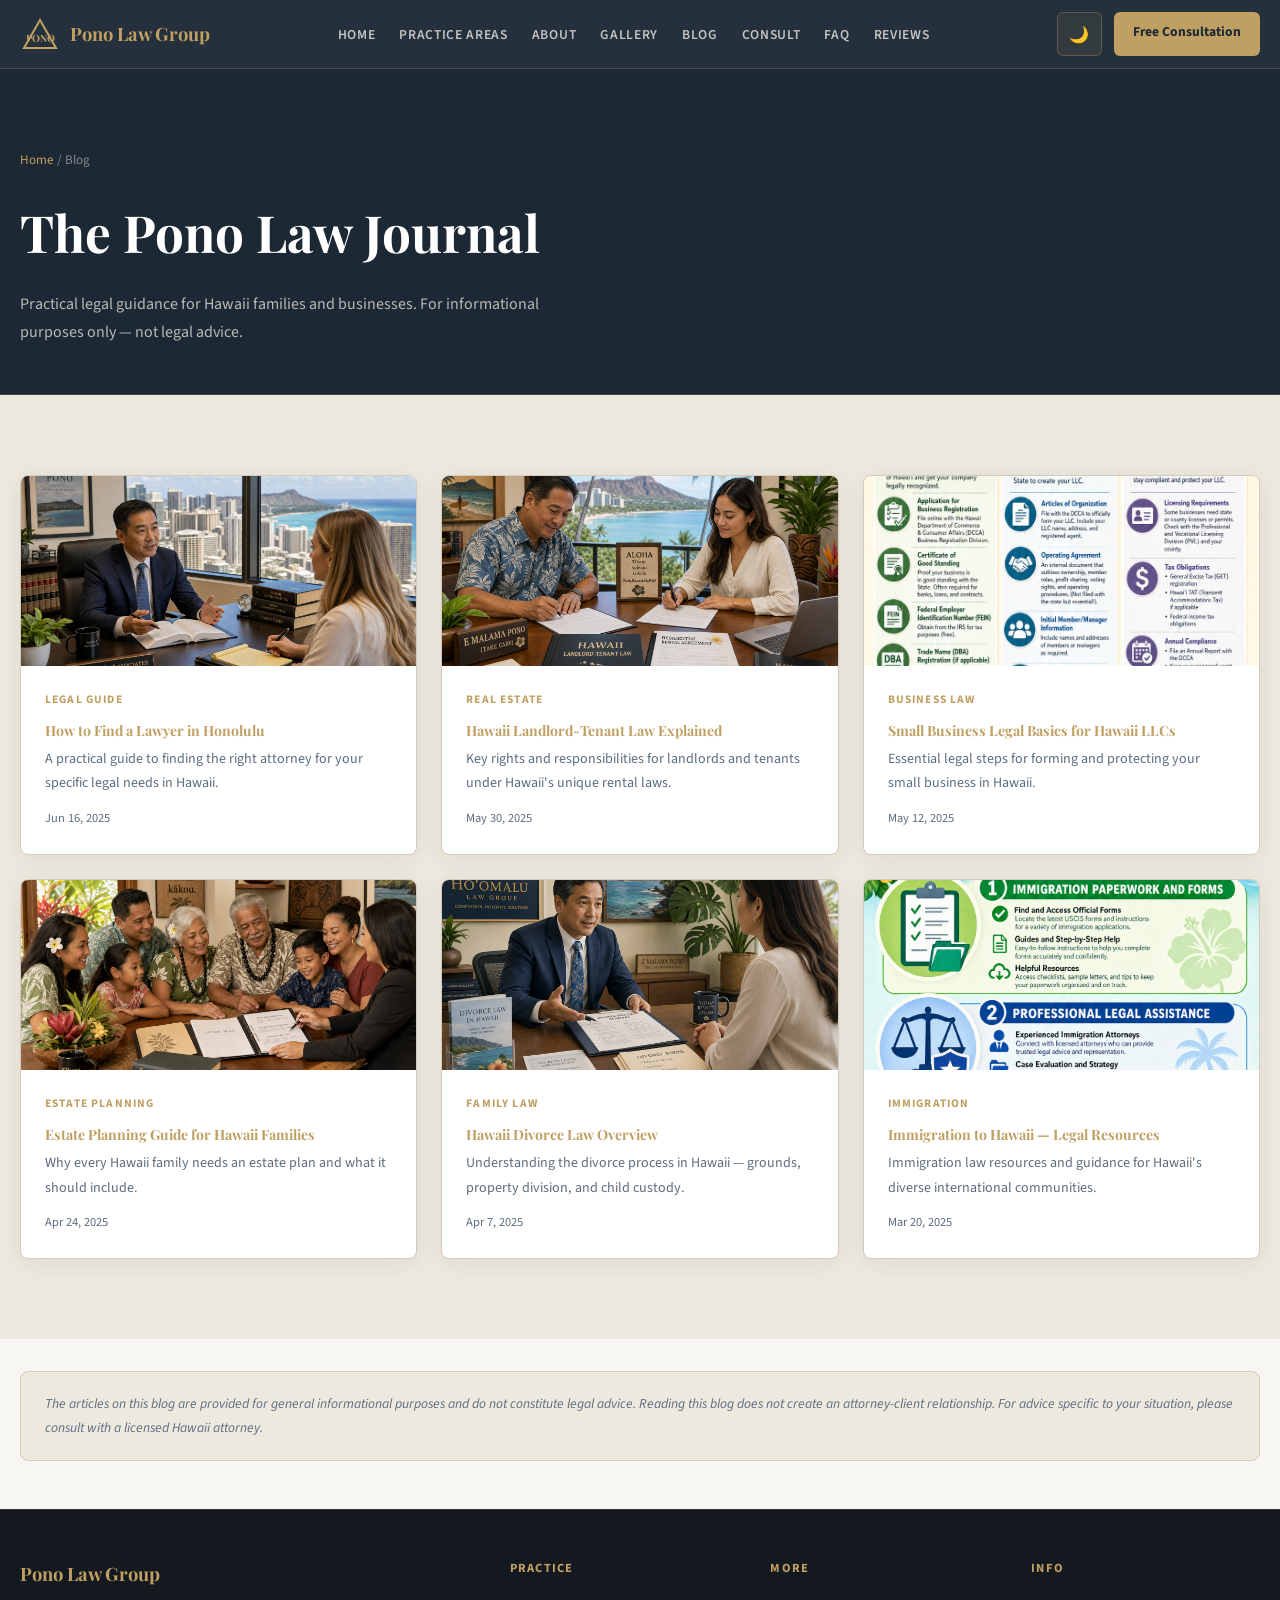
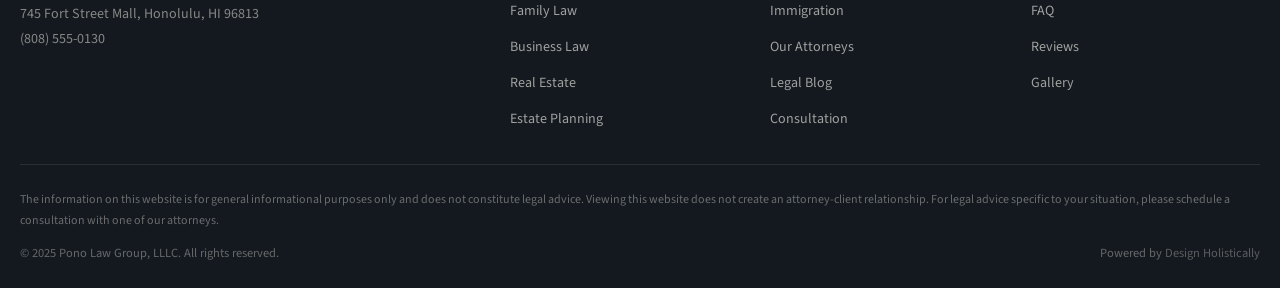
<file: blog.html>
<!DOCTYPE html>
<html lang="en" data-theme="light">
<head>
<meta charset="UTF-8"><meta name="viewport" content="width=device-width, initial-scale=1.0">
<title>Legal Blog — Pono Law Group | Honolulu, Hawaii</title>
<meta name="description" content="Legal guides for Hawaii families and businesses from Pono Law Group — family law, business law, real estate, and immigration.">
<meta property="og:title" content="Legal Blog — Pono Law Group">
<meta property="og:type" content="website">
<link rel="stylesheet" href="css/style.css">
<script type="application/ld+json">{"@context":"https://schema.org","@type":"LegalService","name":"Pono Law Group","description":"Righteous counsel for island families and businesses","telephone":"(808) 555-0130","address":{"@type":"PostalAddress","streetAddress":"745 Fort Street Mall","addressLocality":"Honolulu","addressRegion":"HI","postalCode":"96813"},"priceRange":"$$"}</script>
  <link rel="icon" type="image/x-icon" href="images/favicon.ico">
  <link rel="icon" type="image/png" sizes="32x32" href="images/favicon-32x32.png">
  <link rel="icon" type="image/png" sizes="16x16" href="images/favicon-16x16.png">
  <link rel="apple-touch-icon" sizes="180x180" href="images/apple-touch-icon.png">
</head>
<body>
<header class="site-header">
  <div class="header-inner">
    <a href="index.html" class="logo-wrap"><svg width="40" height="36" viewBox="0 0 40 36" fill="none">
  <path d="M4 32 L20 4 L36 32 Z" stroke="#C0A062" stroke-width="2" fill="none"/>
  <text x="20" y="26" text-anchor="middle" font-family="Playfair Display,serif" font-weight="700" font-size="10" fill="#C0A062">PONO</text>
</svg><span>Pono Law Group</span></a>
    <nav><ul class="nav-links" id="nav-links">
      <li><a href="index.html">Home</a></li><li><a href="services.html">Practice Areas</a></li><li><a href="about.html">About</a></li><li><a href="gallery.html">Gallery</a></li><li><a href="blog.html">Blog</a></li><li><a href="booking.html">Consult</a></li><li><a href="faq.html">FAQ</a></li><li><a href="reviews.html">Reviews</a></li>
    </ul></nav>
    <div class="header-actions">
      <button id="theme-toggle" class="btn-theme">🌙</button>
      <a href="booking.html" class="btn-book">Free Consultation</a>
      <button class="hamburger" id="hamburger" aria-label="Menu" aria-expanded="false"><span></span><span></span><span></span></button>
    </div>
  </div>
</header>
<main>

  <div class="page-hero"><div class="section-inner">
    <div class="breadcrumb"><a href="index.html">Home</a> / Blog</div>
    <h1>The Pono Law Journal</h1>
    <p>Practical legal guidance for Hawaii families and businesses. For informational purposes only — not legal advice.</p>
  </div></div>
  <section class="section section-alt"><div class="section-inner">
    <div class="blog-grid">
      <div class="blog-card reveal"><img src="images/blog-1.png" alt="Find a lawyer"><div class="blog-card-body"><div class="blog-tag">Legal Guide</div><h3><a href="blog-post-1.html" class="read-more">How to Find a Lawyer in Honolulu</a></h3><p>A practical guide to finding the right attorney for your specific legal needs in Hawaii.</p><div class="blog-meta">Jun 16, 2025</div></div></div>
      <div class="blog-card reveal"><img src="images/blog-2.png" alt="Landlord tenant law"><div class="blog-card-body"><div class="blog-tag">Real Estate</div><h3><a href="blog-post-2.html" class="read-more">Hawaii Landlord-Tenant Law Explained</a></h3><p>Key rights and responsibilities for landlords and tenants under Hawaii's unique rental laws.</p><div class="blog-meta">May 30, 2025</div></div></div>
      <div class="blog-card reveal"><img src="images/blog-3.png" alt="Small business legal"><div class="blog-card-body"><div class="blog-tag">Business Law</div><h3><a href="blog-post-3.html" class="read-more">Small Business Legal Basics for Hawaii LLCs</a></h3><p>Essential legal steps for forming and protecting your small business in Hawaii.</p><div class="blog-meta">May 12, 2025</div></div></div>
      <div class="blog-card reveal"><img src="images/blog-4.png" alt="Estate planning"><div class="blog-card-body"><div class="blog-tag">Estate Planning</div><h3><a href="blog-post-4.html" class="read-more">Estate Planning Guide for Hawaii Families</a></h3><p>Why every Hawaii family needs an estate plan and what it should include.</p><div class="blog-meta">Apr 24, 2025</div></div></div>
      <div class="blog-card reveal"><img src="images/blog-5.png" alt="Hawaii divorce law"><div class="blog-card-body"><div class="blog-tag">Family Law</div><h3><a href="blog-post-5.html" class="read-more">Hawaii Divorce Law Overview</a></h3><p>Understanding the divorce process in Hawaii — grounds, property division, and child custody.</p><div class="blog-meta">Apr 7, 2025</div></div></div>
      <div class="blog-card reveal"><img src="images/blog-6.png" alt="Immigration Hawaii"><div class="blog-card-body"><div class="blog-tag">Immigration</div><h3><a href="blog-post-6.html" class="read-more">Immigration to Hawaii — Legal Resources</a></h3><p>Immigration law resources and guidance for Hawaii's diverse international communities.</p><div class="blog-meta">Mar 20, 2025</div></div></div>
    </div>
  </div></section>
  <div style="max-width:1280px;margin:0 auto 3rem;padding:0 1.25rem;"><div class="disclaimer">The articles on this blog are provided for general informational purposes and do not constitute legal advice. Reading this blog does not create an attorney-client relationship. For advice specific to your situation, please consult with a licensed Hawaii attorney.</div></div>

</main>
<footer class="site-footer">
  <div class="footer-inner">
    <div class="footer-brand"><div class="logo-wrap" style="color:var(--accent);">Pono Law Group</div><p>745 Fort Street Mall, Honolulu, HI 96813<br>(808) 555-0130</p></div>
    <div class="footer-col"><h4>Practice</h4><ul><li><a href="services.html">Family Law</a></li><li><a href="services.html">Business Law</a></li><li><a href="services.html">Real Estate</a></li><li><a href="services.html">Estate Planning</a></li></ul></div>
    <div class="footer-col"><h4>More</h4><ul><li><a href="services.html">Immigration</a></li><li><a href="about.html">Our Attorneys</a></li><li><a href="blog.html">Legal Blog</a></li><li><a href="booking.html">Consultation</a></li></ul></div>
    <div class="footer-col"><h4>Info</h4><ul><li><a href="faq.html">FAQ</a></li><li><a href="reviews.html">Reviews</a></li><li><a href="gallery.html">Gallery</a></li></ul></div>
  </div>
  <div class="footer-disclaimer">The information on this website is for general informational purposes only and does not constitute legal advice. Viewing this website does not create an attorney-client relationship. For legal advice specific to your situation, please schedule a consultation with one of our attorneys.</div>
  <div class="footer-bottom">
    <span>© 2025 Pono Law Group, LLLC. All rights reserved.</span>
    <span>Powered by <a href="https://designholistically.com" target="_blank" rel="noopener">Design Holistically</a></span>
  </div>
</footer>
<button class="back-to-top" id="back-to-top" aria-label="Back to top">↑</button>
<script src="js/main.js"></script>
</body>
</html>
</file>
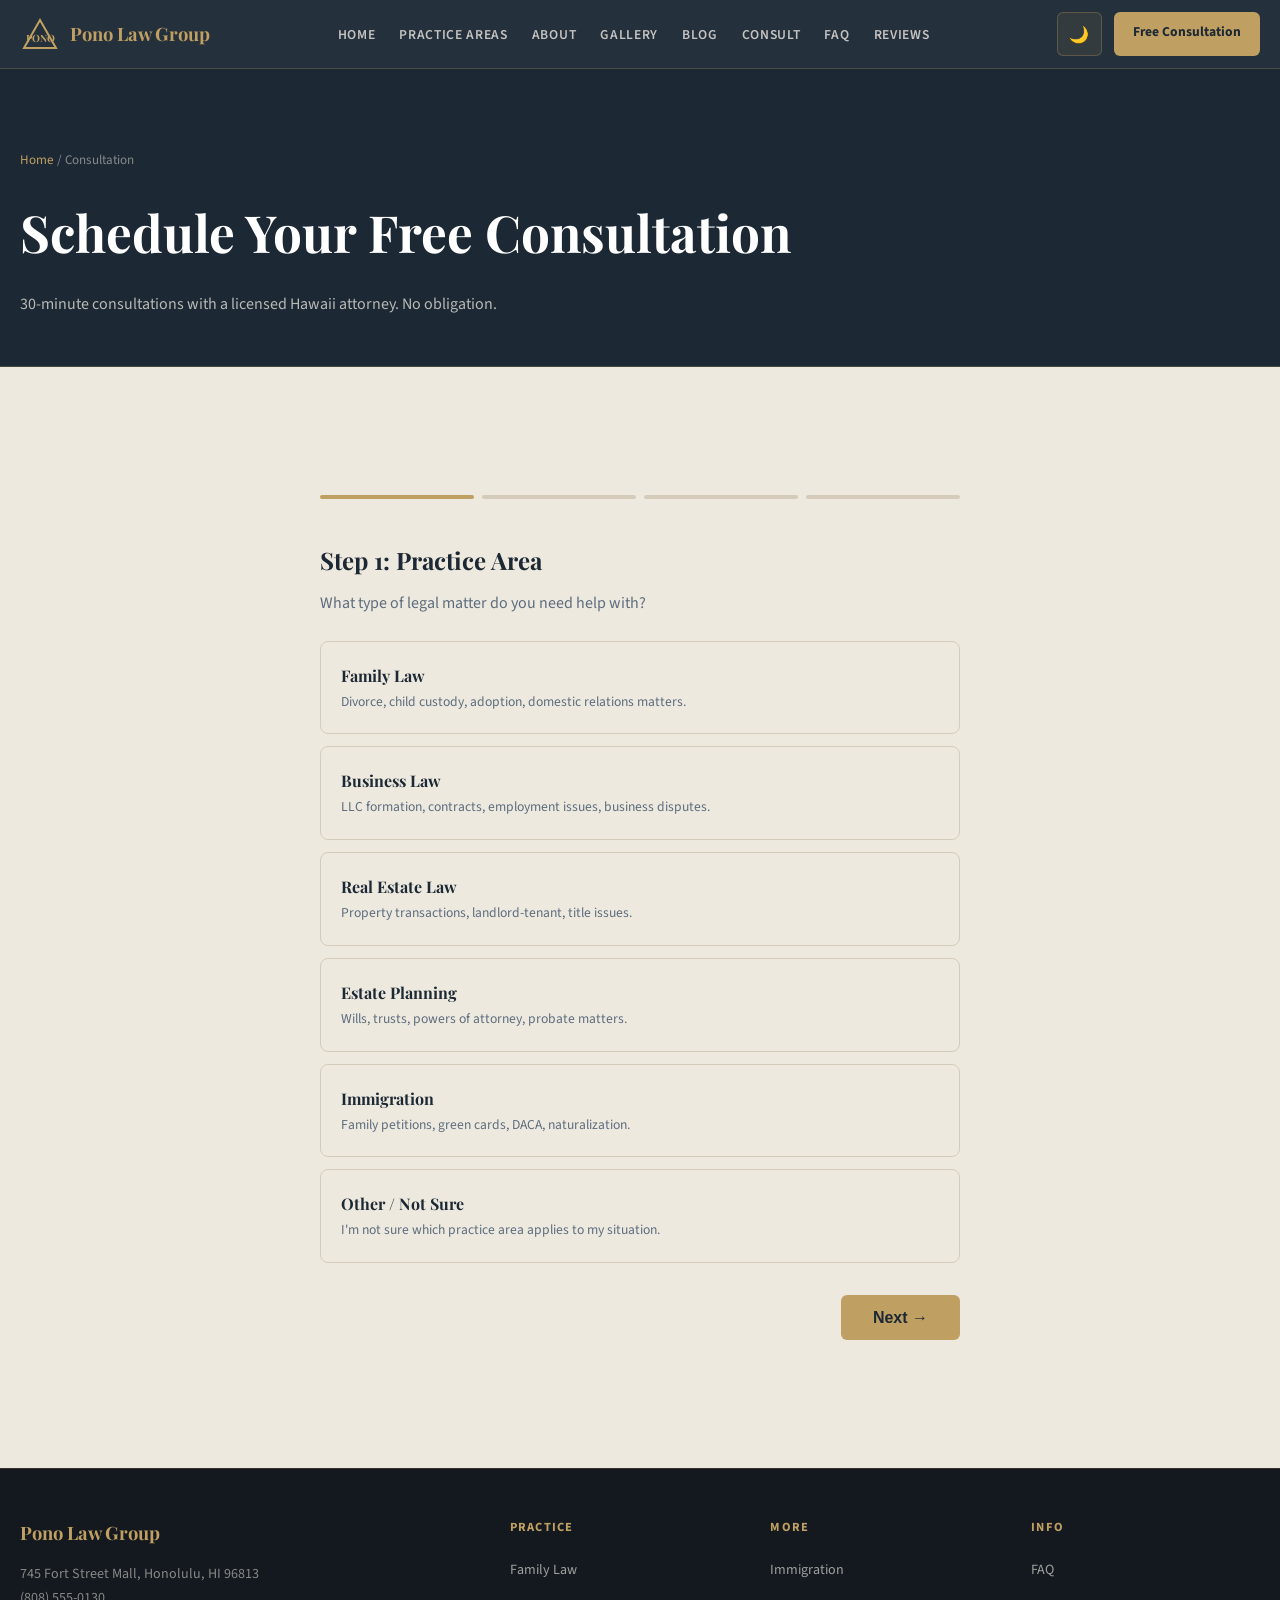
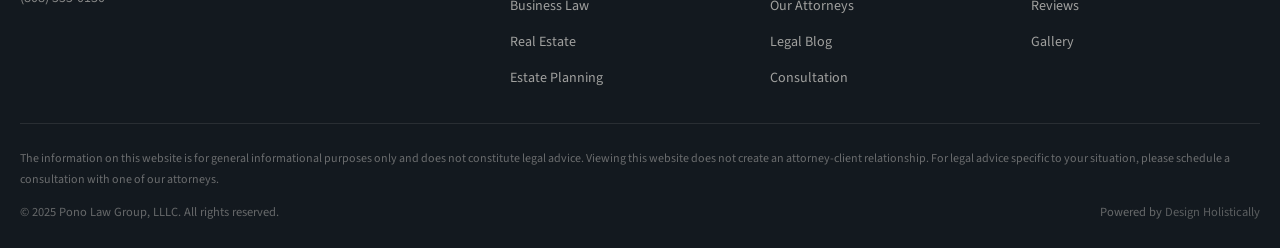
<file: booking.html>
<!DOCTYPE html>
<html lang="en" data-theme="light">
<head>
<meta charset="UTF-8"><meta name="viewport" content="width=device-width, initial-scale=1.0">
<title>Schedule a Consultation — Pono Law Group | Honolulu, Hawaii</title>
<meta name="description" content="Schedule a free 30-minute consultation with a Pono Law Group attorney in Honolulu, Hawaii.">
<meta property="og:title" content="Schedule a Consultation — Pono Law Group">
<meta property="og:type" content="website">
<link rel="stylesheet" href="css/style.css">
<script type="application/ld+json">{"@context":"https://schema.org","@type":"LegalService","name":"Pono Law Group","description":"Righteous counsel for island families and businesses","telephone":"(808) 555-0130","address":{"@type":"PostalAddress","streetAddress":"745 Fort Street Mall","addressLocality":"Honolulu","addressRegion":"HI","postalCode":"96813"},"priceRange":"$$"}</script>
  <link rel="icon" type="image/x-icon" href="images/favicon.ico">
  <link rel="icon" type="image/png" sizes="32x32" href="images/favicon-32x32.png">
  <link rel="icon" type="image/png" sizes="16x16" href="images/favicon-16x16.png">
  <link rel="apple-touch-icon" sizes="180x180" href="images/apple-touch-icon.png">
</head>
<body>
<header class="site-header">
  <div class="header-inner">
    <a href="index.html" class="logo-wrap"><svg width="40" height="36" viewBox="0 0 40 36" fill="none">
  <path d="M4 32 L20 4 L36 32 Z" stroke="#C0A062" stroke-width="2" fill="none"/>
  <text x="20" y="26" text-anchor="middle" font-family="Playfair Display,serif" font-weight="700" font-size="10" fill="#C0A062">PONO</text>
</svg><span>Pono Law Group</span></a>
    <nav><ul class="nav-links" id="nav-links">
      <li><a href="index.html">Home</a></li><li><a href="services.html">Practice Areas</a></li><li><a href="about.html">About</a></li><li><a href="gallery.html">Gallery</a></li><li><a href="blog.html">Blog</a></li><li><a href="booking.html">Consult</a></li><li><a href="faq.html">FAQ</a></li><li><a href="reviews.html">Reviews</a></li>
    </ul></nav>
    <div class="header-actions">
      <button id="theme-toggle" class="btn-theme">🌙</button>
      <a href="booking.html" class="btn-book">Free Consultation</a>
      <button class="hamburger" id="hamburger" aria-label="Menu" aria-expanded="false"><span></span><span></span><span></span></button>
    </div>
  </div>
</header>
<main>

  <div class="page-hero"><div class="section-inner">
    <div class="breadcrumb"><a href="index.html">Home</a> / Consultation</div>
    <h1>Schedule Your Free Consultation</h1>
    <p>30-minute consultations with a licensed Hawaii attorney. No obligation.</p>
  </div></div>
  <section class="section section-alt">
    <div class="booking-section">
      <div class="step-indicator"><div class="step active"></div><div class="step"></div><div class="step"></div><div class="step"></div></div>
      <div class="booking-step active">
        <h2 style="font-family:var(--font-heading);font-size:1.5rem;margin-bottom:0.5rem;color:var(--text);">Step 1: Practice Area</h2>
        <p style="color:var(--text-muted);margin-bottom:1.5rem;">What type of legal matter do you need help with?</p>
        <div class="service-option"><h3>Family Law</h3><p>Divorce, child custody, adoption, domestic relations matters.</p></div>
        <div class="service-option"><h3>Business Law</h3><p>LLC formation, contracts, employment issues, business disputes.</p></div>
        <div class="service-option"><h3>Real Estate Law</h3><p>Property transactions, landlord-tenant, title issues.</p></div>
        <div class="service-option"><h3>Estate Planning</h3><p>Wills, trusts, powers of attorney, probate matters.</p></div>
        <div class="service-option"><h3>Immigration</h3><p>Family petitions, green cards, DACA, naturalization.</p></div>
        <div class="service-option"><h3>Other / Not Sure</h3><p>I'm not sure which practice area applies to my situation.</p></div>
        <div class="form-nav"><span></span><button class="btn-primary" data-next>Next →</button></div>
      </div>
      <div class="booking-step">
        <h2 style="font-family:var(--font-heading);font-size:1.5rem;margin-bottom:0.5rem;color:var(--text);">Step 2: Preferred Date & Time</h2>
        <div class="form-group"><label>Preferred Date</label><input type="date"></div>
        <div class="form-group"><label>Preferred Time</label><select><option>9:00 AM – 9:30 AM</option><option>9:30 AM – 10:00 AM</option><option>10:00 AM – 10:30 AM</option><option>10:30 AM – 11:00 AM</option><option>1:00 PM – 1:30 PM</option><option>1:30 PM – 2:00 PM</option><option>2:00 PM – 2:30 PM</option><option>2:30 PM – 3:00 PM</option><option>3:00 PM – 3:30 PM</option></select></div>
        <div class="form-group"><label>Consultation Format</label><select><option>In-person at our Fort Street Mall office</option><option>Phone consultation</option><option>Video conference (Zoom)</option></select></div>
        <div class="form-nav"><button class="btn-secondary" data-prev style="background:var(--bg2);color:var(--text);border:1px solid var(--border);border-radius:6px;padding:0.75rem 1.5rem;font-weight:700;cursor:pointer;min-height:44px;">← Back</button><button class="btn-primary" data-next>Next →</button></div>
      </div>
      <div class="booking-step">
        <h2 style="font-family:var(--font-heading);font-size:1.5rem;margin-bottom:0.5rem;color:var(--text);">Step 3: Your Information</h2>
        <div class="form-group"><label>Full Name</label><input type="text" placeholder="Your full legal name"></div>
        <div class="form-group"><label>Email Address</label><input type="email" placeholder="your@email.com"></div>
        <div class="form-group"><label>Phone Number</label><input type="tel" placeholder="(808) 555-0000"></div>
        <div class="form-group"><label>Briefly Describe Your Situation</label><textarea placeholder="Please describe your legal matter briefly. This helps us assign the right attorney and prepare for your consultation. (This information is confidential.)"></textarea></div>
        <div class="form-nav"><button class="btn-secondary" data-prev style="background:var(--bg2);color:var(--text);border:1px solid var(--border);border-radius:6px;padding:0.75rem 1.5rem;font-weight:700;cursor:pointer;min-height:44px;">← Back</button><button class="btn-primary" data-next>Confirm Request →</button></div>
      </div>
      <div class="booking-step">
        <div class="confirmation-box">
          <div class="check">⚖️</div>
          <h2>Consultation Request Received</h2>
          <p style="color:var(--text-muted);margin-top:0.75rem;">Our office will confirm your appointment within one business day. Information shared in this form is confidential and protected by attorney-client privilege.</p>
          <div style="margin-top:1.5rem;"><strong>Pono Law Group</strong><br><span style="color:var(--text-muted);">745 Fort Street Mall, Honolulu, HI 96813 · (808) 555-0130</span></div>
        </div>
        <div style="text-align:center;margin-top:2rem;"><a href="index.html" class="btn-primary">Return Home</a></div>
      </div>
    </div>
  </section>

</main>
<footer class="site-footer">
  <div class="footer-inner">
    <div class="footer-brand"><div class="logo-wrap" style="color:var(--accent);">Pono Law Group</div><p>745 Fort Street Mall, Honolulu, HI 96813<br>(808) 555-0130</p></div>
    <div class="footer-col"><h4>Practice</h4><ul><li><a href="services.html">Family Law</a></li><li><a href="services.html">Business Law</a></li><li><a href="services.html">Real Estate</a></li><li><a href="services.html">Estate Planning</a></li></ul></div>
    <div class="footer-col"><h4>More</h4><ul><li><a href="services.html">Immigration</a></li><li><a href="about.html">Our Attorneys</a></li><li><a href="blog.html">Legal Blog</a></li><li><a href="booking.html">Consultation</a></li></ul></div>
    <div class="footer-col"><h4>Info</h4><ul><li><a href="faq.html">FAQ</a></li><li><a href="reviews.html">Reviews</a></li><li><a href="gallery.html">Gallery</a></li></ul></div>
  </div>
  <div class="footer-disclaimer">The information on this website is for general informational purposes only and does not constitute legal advice. Viewing this website does not create an attorney-client relationship. For legal advice specific to your situation, please schedule a consultation with one of our attorneys.</div>
  <div class="footer-bottom">
    <span>© 2025 Pono Law Group, LLLC. All rights reserved.</span>
    <span>Powered by <a href="https://designholistically.com" target="_blank" rel="noopener">Design Holistically</a></span>
  </div>
</footer>
<button class="back-to-top" id="back-to-top" aria-label="Back to top">↑</button>
<script src="js/main.js"></script>
</body>
</html>
</file>
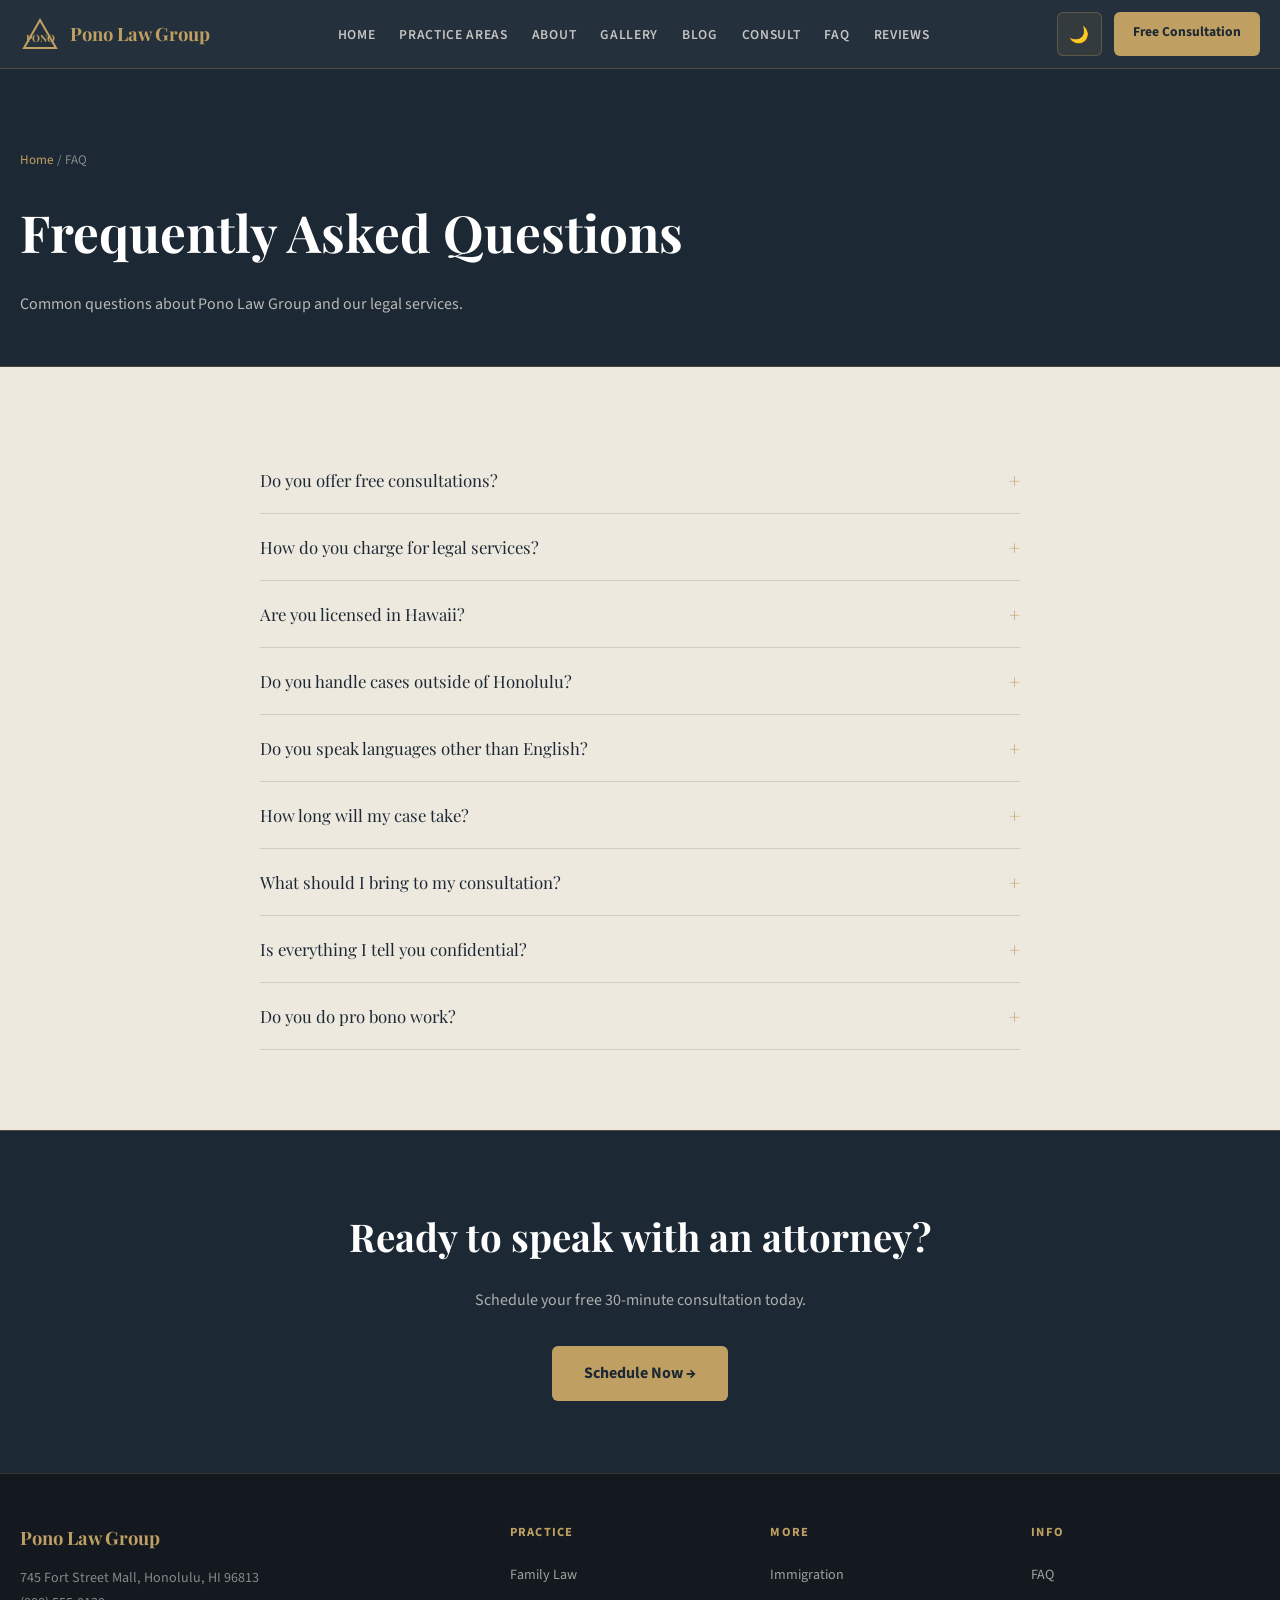
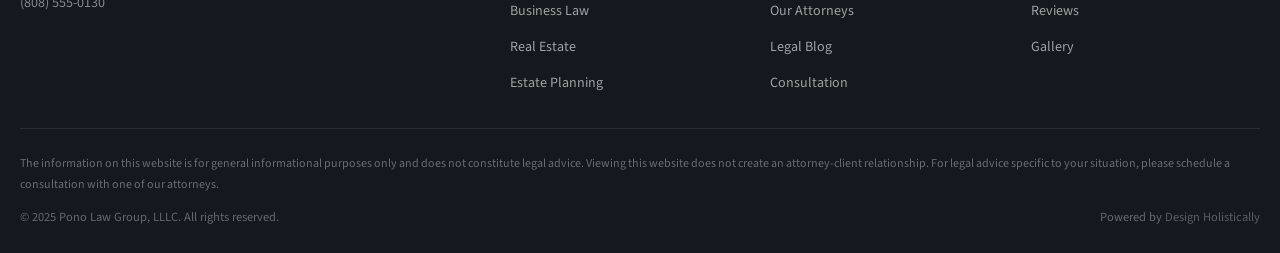
<file: faq.html>
<!DOCTYPE html>
<html lang="en" data-theme="light">
<head>
<meta charset="UTF-8"><meta name="viewport" content="width=device-width, initial-scale=1.0">
<title>FAQ — Pono Law Group | Honolulu, Hawaii</title>
<meta name="description" content="Frequently asked questions about Pono Law Group's legal services, fees, and consultations in Honolulu, Hawaii.">
<meta property="og:title" content="FAQ — Pono Law Group">
<meta property="og:type" content="website">
<link rel="stylesheet" href="css/style.css">
<script type="application/ld+json">{"@context":"https://schema.org","@type":"LegalService","name":"Pono Law Group","description":"Righteous counsel for island families and businesses","telephone":"(808) 555-0130","address":{"@type":"PostalAddress","streetAddress":"745 Fort Street Mall","addressLocality":"Honolulu","addressRegion":"HI","postalCode":"96813"},"priceRange":"$$"}</script>
  <link rel="icon" type="image/x-icon" href="images/favicon.ico">
  <link rel="icon" type="image/png" sizes="32x32" href="images/favicon-32x32.png">
  <link rel="icon" type="image/png" sizes="16x16" href="images/favicon-16x16.png">
  <link rel="apple-touch-icon" sizes="180x180" href="images/apple-touch-icon.png">
</head>
<body>
<header class="site-header">
  <div class="header-inner">
    <a href="index.html" class="logo-wrap"><svg width="40" height="36" viewBox="0 0 40 36" fill="none">
  <path d="M4 32 L20 4 L36 32 Z" stroke="#C0A062" stroke-width="2" fill="none"/>
  <text x="20" y="26" text-anchor="middle" font-family="Playfair Display,serif" font-weight="700" font-size="10" fill="#C0A062">PONO</text>
</svg><span>Pono Law Group</span></a>
    <nav><ul class="nav-links" id="nav-links">
      <li><a href="index.html">Home</a></li><li><a href="services.html">Practice Areas</a></li><li><a href="about.html">About</a></li><li><a href="gallery.html">Gallery</a></li><li><a href="blog.html">Blog</a></li><li><a href="booking.html">Consult</a></li><li><a href="faq.html">FAQ</a></li><li><a href="reviews.html">Reviews</a></li>
    </ul></nav>
    <div class="header-actions">
      <button id="theme-toggle" class="btn-theme">🌙</button>
      <a href="booking.html" class="btn-book">Free Consultation</a>
      <button class="hamburger" id="hamburger" aria-label="Menu" aria-expanded="false"><span></span><span></span><span></span></button>
    </div>
  </div>
</header>
<main>

  <div class="page-hero"><div class="section-inner">
    <div class="breadcrumb"><a href="index.html">Home</a> / FAQ</div>
    <h1>Frequently Asked Questions</h1>
    <p>Common questions about Pono Law Group and our legal services.</p>
  </div></div>
  <section class="section section-alt"><div class="section-inner">
    <div class="faq-list">
      <div class="faq-item"><button class="faq-question">Do you offer free consultations? <span class="faq-icon">+</span></button><div class="faq-answer">Yes. We offer a free 30-minute initial consultation for new clients. This gives you the opportunity to describe your situation and receive an honest assessment of your options before making any commitment. Consultations are available in-person, by phone, or by video conference.</div></div>
      <div class="faq-item"><button class="faq-question">How do you charge for legal services? <span class="faq-icon">+</span></button><div class="faq-answer">Our fee structure varies by matter type. Most litigation and family law cases are billed hourly. Estate planning and business formation services often use flat fees for defined scope of work. Some personal injury matters use contingency fees. We will discuss fees clearly during your consultation and provide a written engagement agreement before beginning any work.</div></div>
      <div class="faq-item"><button class="faq-question">Are you licensed in Hawaii? <span class="faq-icon">+</span></button><div class="faq-answer">Yes. All attorneys at Pono Law Group are licensed by the Hawaii State Bar and in good standing. Our attorneys are also admitted to the U.S. District Court for the District of Hawaii and the Ninth Circuit Court of Appeals for federal matters.</div></div>
      <div class="faq-item"><button class="faq-question">Do you handle cases outside of Honolulu? <span class="faq-icon">+</span></button><div class="faq-answer">Yes. We handle matters across all Hawaiian islands. For cases on neighbor islands, we appear in circuit courts on Maui, Kauai, and the Big Island as needed. Many client meetings and consultations can be conducted by phone or video for those on other islands.</div></div>
      <div class="faq-item"><button class="faq-question">Do you speak languages other than English? <span class="faq-icon">+</span></button><div class="faq-answer">Our team includes attorneys and staff who are conversational or fluent in Japanese, Tagalog, and Ilocano. For other languages, we work with qualified interpreters to ensure clear communication with all clients.</div></div>
      <div class="faq-item"><button class="faq-question">How long will my case take? <span class="faq-icon">+</span></button><div class="faq-answer">Case timelines vary enormously by matter type and complexity. An uncontested divorce in Hawaii can be completed in 3–6 months. A contested child custody case can take 1–2 years. Estate planning documents can often be completed in 2–4 weeks. We give each client a realistic timeline estimate at the outset and update you as circumstances change.</div></div>
      <div class="faq-item"><button class="faq-question">What should I bring to my consultation? <span class="faq-icon">+</span></button><div class="faq-answer">For an initial consultation, bring any documents relevant to your matter: marriage/divorce papers, property deeds, business formation documents, leases, contracts, correspondence. Even if you don't have everything, a consultation is still productive — we can advise you on what documentation to gather.</div></div>
      <div class="faq-item"><button class="faq-question">Is everything I tell you confidential? <span class="faq-icon">+</span></button><div class="faq-answer">Yes. Attorney-client privilege is one of the most fundamental protections in the legal system. Everything you share with our attorneys — including during an initial consultation — is confidential and protected by privilege. We cannot disclose what you tell us without your permission, with very narrow exceptions required by law.</div></div>
      <div class="faq-item"><button class="faq-question">Do you do pro bono work? <span class="faq-icon">+</span></button><div class="faq-answer">Yes. All Pono Law Group attorneys commit to pro bono service as part of our professional and community obligations. We work with Hawaii Volunteer Lawyers Project and Legal Aid Society of Hawaii on qualifying cases. If you cannot afford legal representation, we encourage you to contact these organizations to explore whether you qualify for pro bono assistance.</div></div>
    </div>
  </div></section>
  <div class="cta-banner"><h2>Ready to speak with an attorney?</h2><p>Schedule your free 30-minute consultation today.</p><a href="booking.html" class="btn-primary">Schedule Now →</a></div>

</main>
<footer class="site-footer">
  <div class="footer-inner">
    <div class="footer-brand"><div class="logo-wrap" style="color:var(--accent);">Pono Law Group</div><p>745 Fort Street Mall, Honolulu, HI 96813<br>(808) 555-0130</p></div>
    <div class="footer-col"><h4>Practice</h4><ul><li><a href="services.html">Family Law</a></li><li><a href="services.html">Business Law</a></li><li><a href="services.html">Real Estate</a></li><li><a href="services.html">Estate Planning</a></li></ul></div>
    <div class="footer-col"><h4>More</h4><ul><li><a href="services.html">Immigration</a></li><li><a href="about.html">Our Attorneys</a></li><li><a href="blog.html">Legal Blog</a></li><li><a href="booking.html">Consultation</a></li></ul></div>
    <div class="footer-col"><h4>Info</h4><ul><li><a href="faq.html">FAQ</a></li><li><a href="reviews.html">Reviews</a></li><li><a href="gallery.html">Gallery</a></li></ul></div>
  </div>
  <div class="footer-disclaimer">The information on this website is for general informational purposes only and does not constitute legal advice. Viewing this website does not create an attorney-client relationship. For legal advice specific to your situation, please schedule a consultation with one of our attorneys.</div>
  <div class="footer-bottom">
    <span>© 2025 Pono Law Group, LLLC. All rights reserved.</span>
    <span>Powered by <a href="https://designholistically.com" target="_blank" rel="noopener">Design Holistically</a></span>
  </div>
</footer>
<button class="back-to-top" id="back-to-top" aria-label="Back to top">↑</button>
<script src="js/main.js"></script>
</body>
</html>
</file>
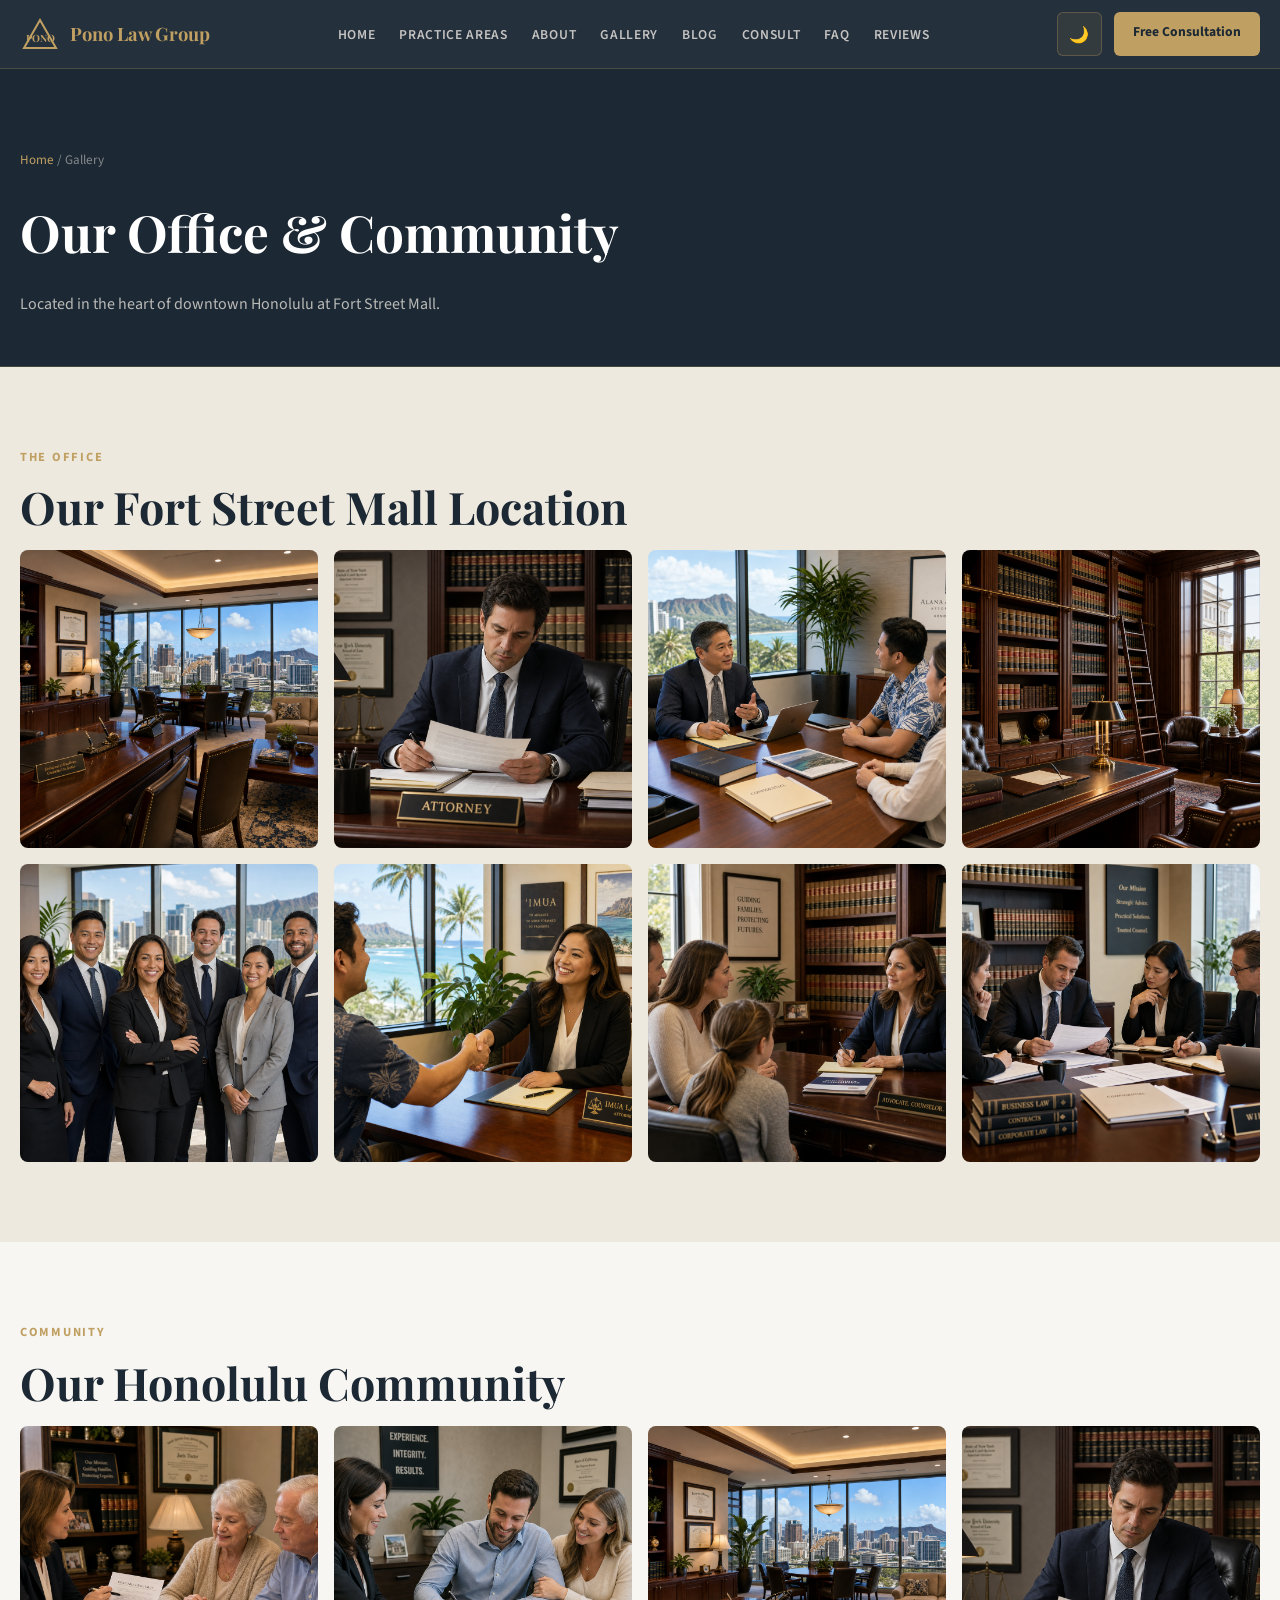
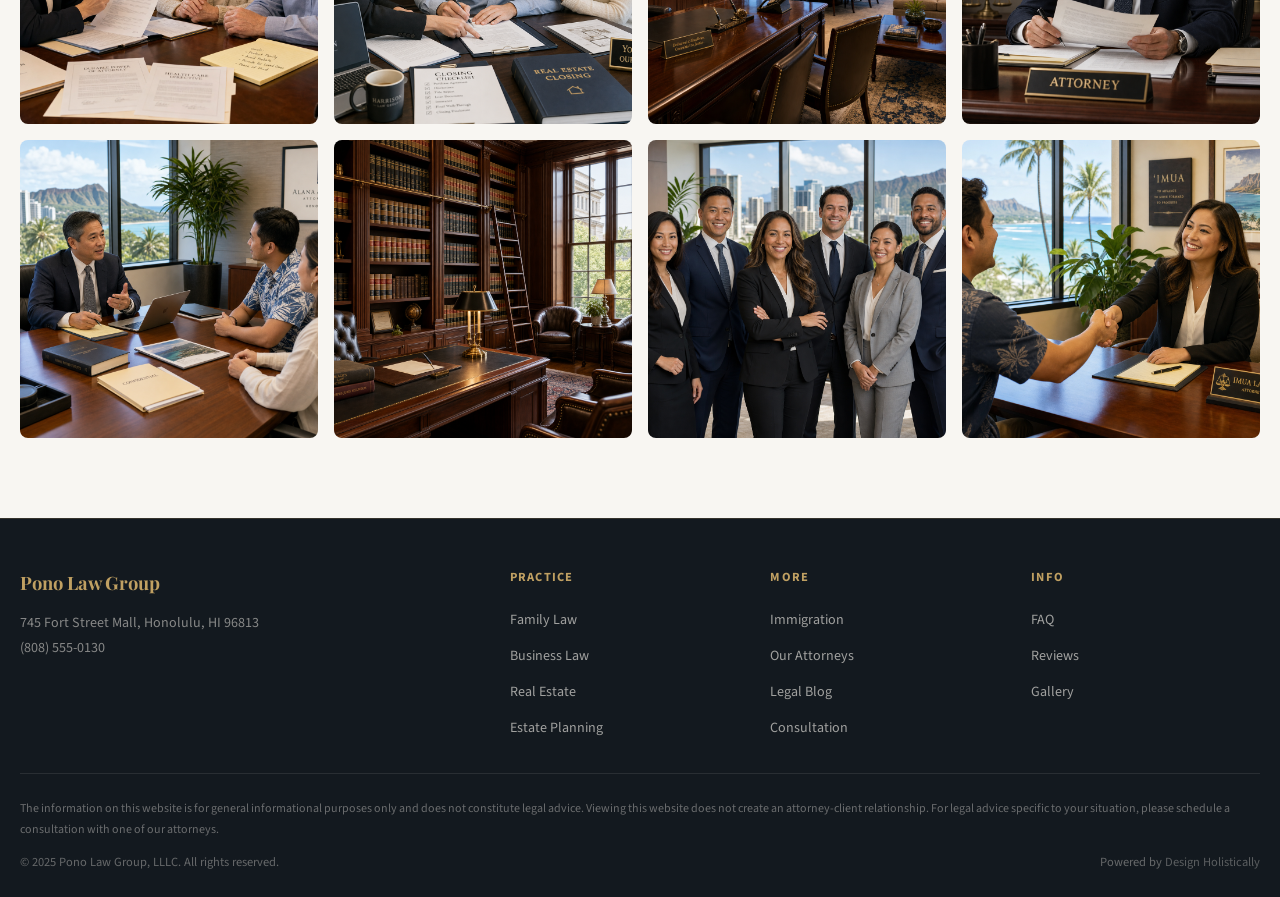
<file: gallery.html>
<!DOCTYPE html>
<html lang="en" data-theme="light">
<head>
<meta charset="UTF-8"><meta name="viewport" content="width=device-width, initial-scale=1.0">
<title>Gallery — Pono Law Group | Honolulu, Hawaii</title>
<meta name="description" content="Photos of the Pono Law Group office, team, and the Fort Street Mall area in downtown Honolulu.">
<meta property="og:title" content="Gallery — Pono Law Group">
<meta property="og:type" content="website">
<link rel="stylesheet" href="css/style.css">
<script type="application/ld+json">{"@context":"https://schema.org","@type":"LegalService","name":"Pono Law Group","description":"Righteous counsel for island families and businesses","telephone":"(808) 555-0130","address":{"@type":"PostalAddress","streetAddress":"745 Fort Street Mall","addressLocality":"Honolulu","addressRegion":"HI","postalCode":"96813"},"priceRange":"$$"}</script>
  <link rel="icon" type="image/x-icon" href="images/favicon.ico">
  <link rel="icon" type="image/png" sizes="32x32" href="images/favicon-32x32.png">
  <link rel="icon" type="image/png" sizes="16x16" href="images/favicon-16x16.png">
  <link rel="apple-touch-icon" sizes="180x180" href="images/apple-touch-icon.png">
</head>
<body>
<header class="site-header">
  <div class="header-inner">
    <a href="index.html" class="logo-wrap"><svg width="40" height="36" viewBox="0 0 40 36" fill="none">
  <path d="M4 32 L20 4 L36 32 Z" stroke="#C0A062" stroke-width="2" fill="none"/>
  <text x="20" y="26" text-anchor="middle" font-family="Playfair Display,serif" font-weight="700" font-size="10" fill="#C0A062">PONO</text>
</svg><span>Pono Law Group</span></a>
    <nav><ul class="nav-links" id="nav-links">
      <li><a href="index.html">Home</a></li><li><a href="services.html">Practice Areas</a></li><li><a href="about.html">About</a></li><li><a href="gallery.html">Gallery</a></li><li><a href="blog.html">Blog</a></li><li><a href="booking.html">Consult</a></li><li><a href="faq.html">FAQ</a></li><li><a href="reviews.html">Reviews</a></li>
    </ul></nav>
    <div class="header-actions">
      <button id="theme-toggle" class="btn-theme">🌙</button>
      <a href="booking.html" class="btn-book">Free Consultation</a>
      <button class="hamburger" id="hamburger" aria-label="Menu" aria-expanded="false"><span></span><span></span><span></span></button>
    </div>
  </div>
</header>
<main>

  <div class="page-hero"><div class="section-inner">
    <div class="breadcrumb"><a href="index.html">Home</a> / Gallery</div>
    <h1>Our Office & Community</h1>
    <p>Located in the heart of downtown Honolulu at Fort Street Mall.</p>
  </div></div>
  <section class="section section-alt"><div class="section-inner">
    <div class="section-label reveal">The Office</div>
    <h2 class="section-title reveal">Our Fort Street Mall Location</h2>
    <div class="gallery-grid">
      <div class="gallery-item reveal"><img src="images/gallery-1.png" alt="Office reception"></div>
      <div class="gallery-item reveal"><img src="images/gallery-2.png" alt="Conference room"></div>
      <div class="gallery-item reveal"><img src="images/gallery-3.png" alt="Attorney office"></div>
      <div class="gallery-item reveal"><img src="images/gallery-4.png" alt="Library"></div>
      <div class="gallery-item reveal"><img src="images/gallery-5.png" alt="Fort Street Mall exterior"></div>
      <div class="gallery-item reveal"><img src="images/gallery-6.png" alt="Honolulu downtown"></div>
      <div class="gallery-item reveal"><img src="images/service-family-law.png" alt="Team meeting"></div>
      <div class="gallery-item reveal"><img src="images/service-business-law.png" alt="Hawaii state courthouse"></div>
    </div>
  </div></section>
  <section class="section"><div class="section-inner">
    <div class="section-label reveal">Community</div>
    <h2 class="section-title reveal">Our Honolulu Community</h2>
    <div class="gallery-grid">
      <div class="gallery-item reveal"><img src="images/service-estate.png" alt="Community event"></div>
      <div class="gallery-item reveal"><img src="images/service-real-estate.png" alt="Pro bono work"></div>
      <div class="gallery-item reveal"><img src="images/gallery-1.png" alt="Honolulu skyline"></div>
      <div class="gallery-item reveal"><img src="images/gallery-2.png" alt="Bar association"></div>
      <div class="gallery-item reveal"><img src="images/gallery-3.png" alt="Legal seminar"></div>
      <div class="gallery-item reveal"><img src="images/gallery-4.png" alt="Hawaii landscape"></div>
      <div class="gallery-item reveal"><img src="images/gallery-5.png" alt="Team photo"></div>
      <div class="gallery-item reveal"><img src="images/gallery-6.png" alt="Downtown Honolulu"></div>
    </div>
  </div></section>

</main>
<footer class="site-footer">
  <div class="footer-inner">
    <div class="footer-brand"><div class="logo-wrap" style="color:var(--accent);">Pono Law Group</div><p>745 Fort Street Mall, Honolulu, HI 96813<br>(808) 555-0130</p></div>
    <div class="footer-col"><h4>Practice</h4><ul><li><a href="services.html">Family Law</a></li><li><a href="services.html">Business Law</a></li><li><a href="services.html">Real Estate</a></li><li><a href="services.html">Estate Planning</a></li></ul></div>
    <div class="footer-col"><h4>More</h4><ul><li><a href="services.html">Immigration</a></li><li><a href="about.html">Our Attorneys</a></li><li><a href="blog.html">Legal Blog</a></li><li><a href="booking.html">Consultation</a></li></ul></div>
    <div class="footer-col"><h4>Info</h4><ul><li><a href="faq.html">FAQ</a></li><li><a href="reviews.html">Reviews</a></li><li><a href="gallery.html">Gallery</a></li></ul></div>
  </div>
  <div class="footer-disclaimer">The information on this website is for general informational purposes only and does not constitute legal advice. Viewing this website does not create an attorney-client relationship. For legal advice specific to your situation, please schedule a consultation with one of our attorneys.</div>
  <div class="footer-bottom">
    <span>© 2025 Pono Law Group, LLLC. All rights reserved.</span>
    <span>Powered by <a href="https://designholistically.com" target="_blank" rel="noopener">Design Holistically</a></span>
  </div>
</footer>
<button class="back-to-top" id="back-to-top" aria-label="Back to top">↑</button>
<script src="js/main.js"></script>
</body>
</html>
</file>
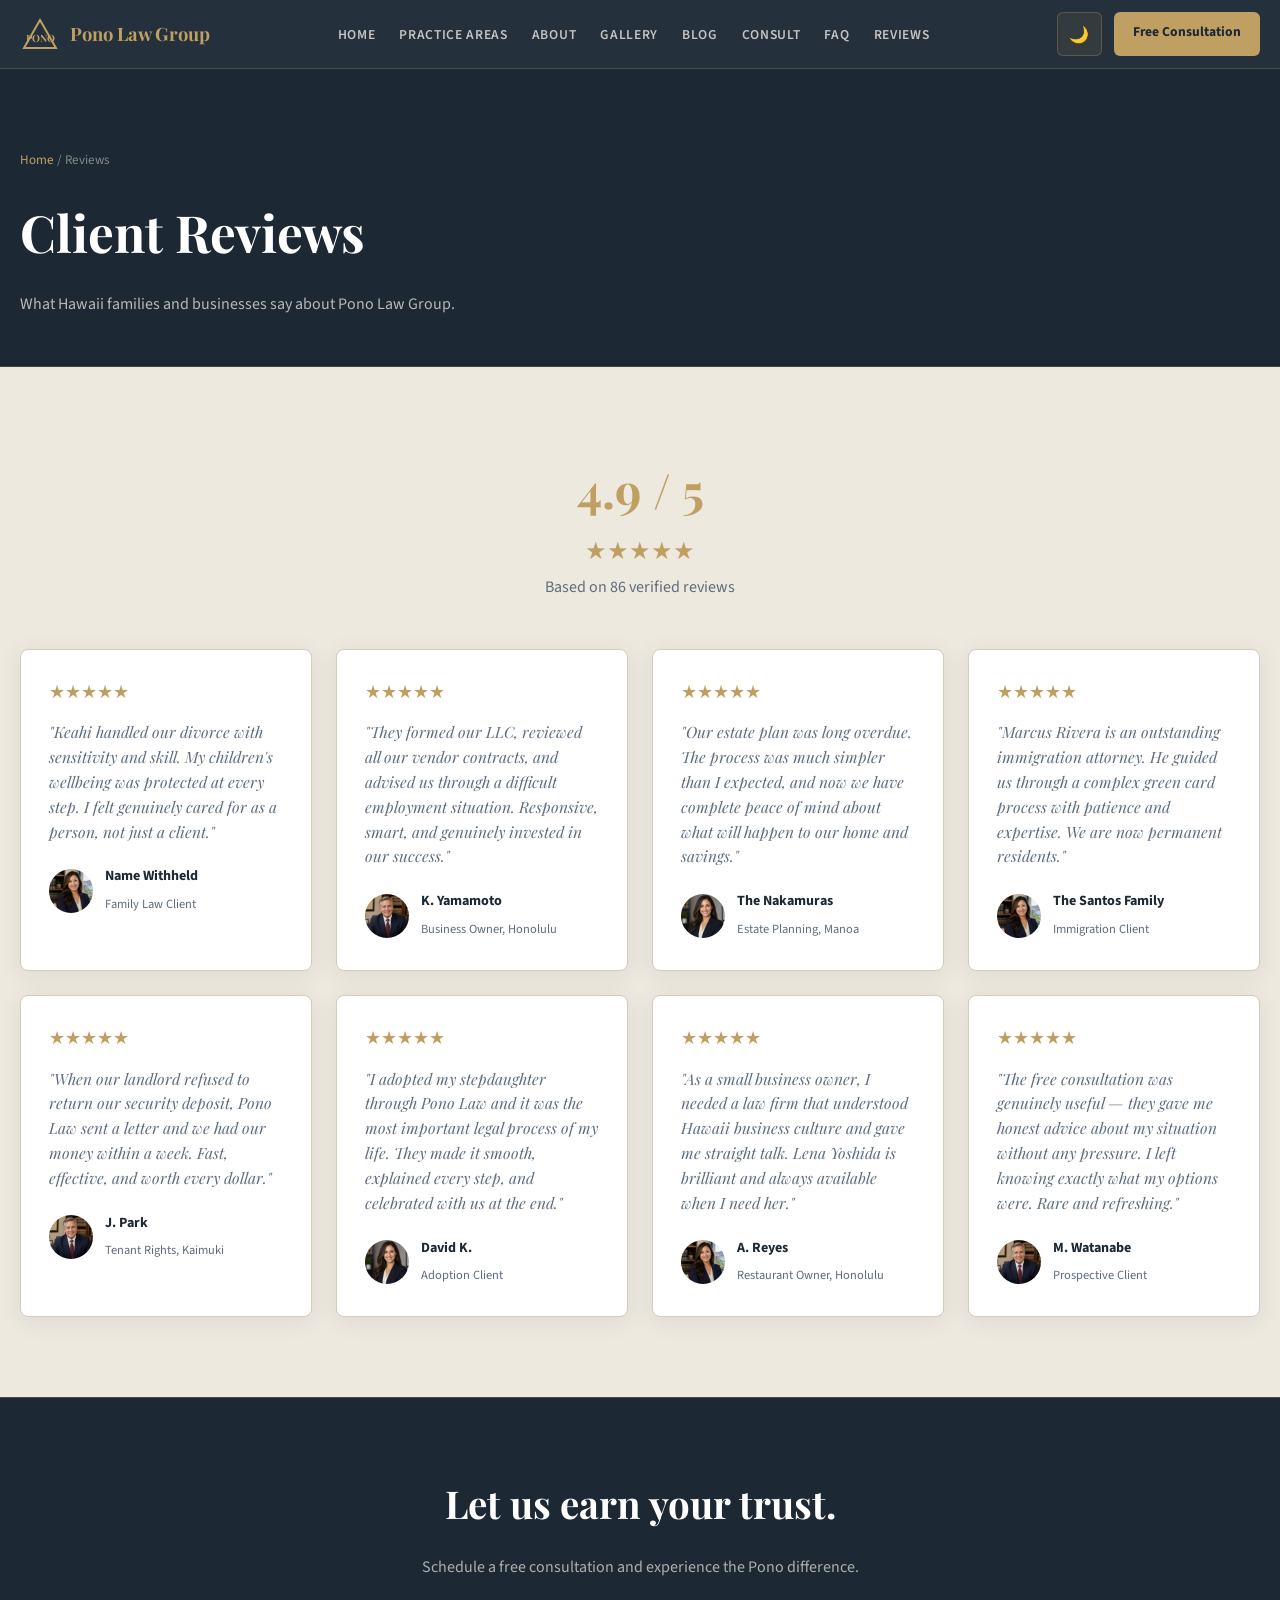
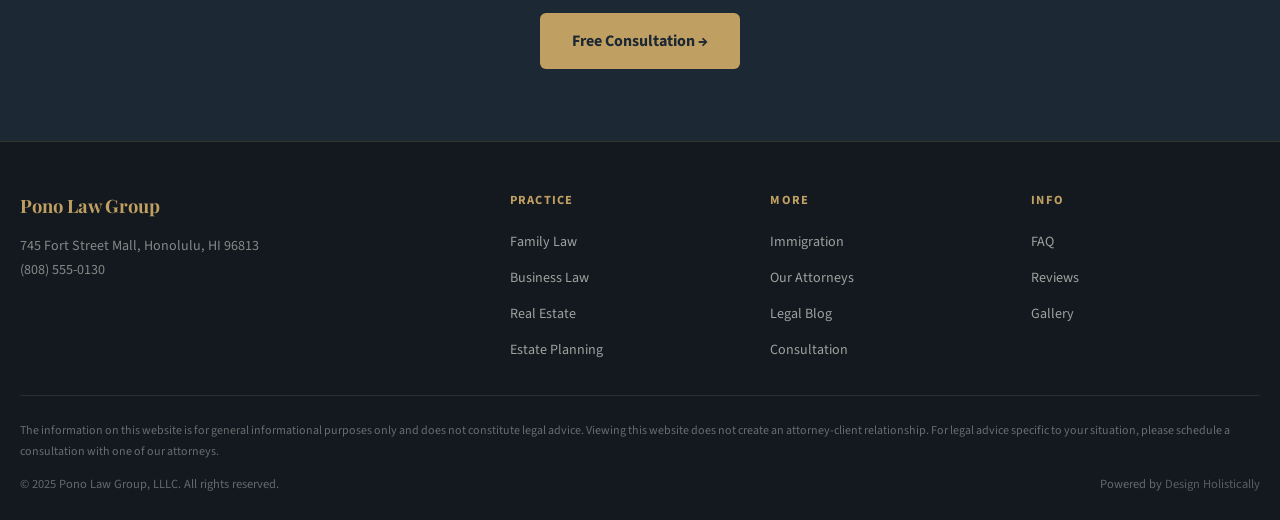
<file: reviews.html>
<!DOCTYPE html>
<html lang="en" data-theme="light">
<head>
<meta charset="UTF-8"><meta name="viewport" content="width=device-width, initial-scale=1.0">
<title>Client Reviews — Pono Law Group | Honolulu, Hawaii</title>
<meta name="description" content="Client reviews for Pono Law Group — Honolulu attorneys for family law, business law, real estate, and estate planning.">
<meta property="og:title" content="Client Reviews — Pono Law Group">
<meta property="og:type" content="website">
<link rel="stylesheet" href="css/style.css">
<script type="application/ld+json">{"@context":"https://schema.org","@type":"LegalService","name":"Pono Law Group","description":"Righteous counsel for island families and businesses","telephone":"(808) 555-0130","address":{"@type":"PostalAddress","streetAddress":"745 Fort Street Mall","addressLocality":"Honolulu","addressRegion":"HI","postalCode":"96813"},"priceRange":"$$"}</script>
  <link rel="icon" type="image/x-icon" href="images/favicon.ico">
  <link rel="icon" type="image/png" sizes="32x32" href="images/favicon-32x32.png">
  <link rel="icon" type="image/png" sizes="16x16" href="images/favicon-16x16.png">
  <link rel="apple-touch-icon" sizes="180x180" href="images/apple-touch-icon.png">
</head>
<body>
<header class="site-header">
  <div class="header-inner">
    <a href="index.html" class="logo-wrap"><svg width="40" height="36" viewBox="0 0 40 36" fill="none">
  <path d="M4 32 L20 4 L36 32 Z" stroke="#C0A062" stroke-width="2" fill="none"/>
  <text x="20" y="26" text-anchor="middle" font-family="Playfair Display,serif" font-weight="700" font-size="10" fill="#C0A062">PONO</text>
</svg><span>Pono Law Group</span></a>
    <nav><ul class="nav-links" id="nav-links">
      <li><a href="index.html">Home</a></li><li><a href="services.html">Practice Areas</a></li><li><a href="about.html">About</a></li><li><a href="gallery.html">Gallery</a></li><li><a href="blog.html">Blog</a></li><li><a href="booking.html">Consult</a></li><li><a href="faq.html">FAQ</a></li><li><a href="reviews.html">Reviews</a></li>
    </ul></nav>
    <div class="header-actions">
      <button id="theme-toggle" class="btn-theme">🌙</button>
      <a href="booking.html" class="btn-book">Free Consultation</a>
      <button class="hamburger" id="hamburger" aria-label="Menu" aria-expanded="false"><span></span><span></span><span></span></button>
    </div>
  </div>
</header>
<main>

  <div class="page-hero"><div class="section-inner">
    <div class="breadcrumb"><a href="index.html">Home</a> / Reviews</div>
    <h1>Client Reviews</h1>
    <p>What Hawaii families and businesses say about Pono Law Group.</p>
  </div></div>
  <section class="section section-alt"><div class="section-inner">
    <div style="text-align:center;margin-bottom:3rem;" class="reveal">
      <div style="font-family:var(--font-heading);font-size:3rem;font-weight:700;color:var(--accent);">4.9 / 5</div>
      <div style="font-size:1.5rem;color:var(--accent);">★★★★★</div>
      <div style="color:var(--text-muted);">Based on 86 verified reviews</div>
    </div>
    <div class="reviews-grid">
      <div class="review-card reveal"><div class="stars">★★★★★</div><p class="testimonial-text">"Keahi handled our divorce with sensitivity and skill. My children's wellbeing was protected at every step. I felt genuinely cared for as a person, not just a client."</p><div class="testimonial-author"><img src="images/avatar-1.png" alt="Family Law Client"><div><strong>Name Withheld</strong><span>Family Law Client</span></div></div></div>
      <div class="review-card reveal"><div class="stars">★★★★★</div><p class="testimonial-text">"They formed our LLC, reviewed all our vendor contracts, and advised us through a difficult employment situation. Responsive, smart, and genuinely invested in our success."</p><div class="testimonial-author"><img src="images/avatar-2.png" alt="Business Client"><div><strong>K. Yamamoto</strong><span>Business Owner, Honolulu</span></div></div></div>
      <div class="review-card reveal"><div class="stars">★★★★★</div><p class="testimonial-text">"Our estate plan was long overdue. The process was much simpler than I expected, and now we have complete peace of mind about what will happen to our home and savings."</p><div class="testimonial-author"><img src="images/avatar-3.png" alt="Estate Planning Client"><div><strong>The Nakamuras</strong><span>Estate Planning, Manoa</span></div></div></div>
      <div class="review-card reveal"><div class="stars">★★★★★</div><p class="testimonial-text">"Marcus Rivera is an outstanding immigration attorney. He guided us through a complex green card process with patience and expertise. We are now permanent residents."</p><div class="testimonial-author"><img src="images/avatar-1.png" alt="Immigration Client"><div><strong>The Santos Family</strong><span>Immigration Client</span></div></div></div>
      <div class="review-card reveal"><div class="stars">★★★★★</div><p class="testimonial-text">"When our landlord refused to return our security deposit, Pono Law sent a letter and we had our money within a week. Fast, effective, and worth every dollar."</p><div class="testimonial-author"><img src="images/avatar-2.png" alt="Tenant Client"><div><strong>J. Park</strong><span>Tenant Rights, Kaimuki</span></div></div></div>
      <div class="review-card reveal"><div class="stars">★★★★★</div><p class="testimonial-text">"I adopted my stepdaughter through Pono Law and it was the most important legal process of my life. They made it smooth, explained every step, and celebrated with us at the end."</p><div class="testimonial-author"><img src="images/avatar-3.png" alt="Adoption Client"><div><strong>David K.</strong><span>Adoption Client</span></div></div></div>
      <div class="review-card reveal"><div class="stars">★★★★★</div><p class="testimonial-text">"As a small business owner, I needed a law firm that understood Hawaii business culture and gave me straight talk. Lena Yoshida is brilliant and always available when I need her."</p><div class="testimonial-author"><img src="images/avatar-1.png" alt="Business Client 2"><div><strong>A. Reyes</strong><span>Restaurant Owner, Honolulu</span></div></div></div>
      <div class="review-card reveal"><div class="stars">★★★★★</div><p class="testimonial-text">"The free consultation was genuinely useful — they gave me honest advice about my situation without any pressure. I left knowing exactly what my options were. Rare and refreshing."</p><div class="testimonial-author"><img src="images/avatar-2.png" alt="Prospective Client"><div><strong>M. Watanabe</strong><span>Prospective Client</span></div></div></div>
    </div>
  </div></section>
  <div class="cta-banner"><h2>Let us earn your trust.</h2><p>Schedule a free consultation and experience the Pono difference.</p><a href="booking.html" class="btn-primary">Free Consultation →</a></div>

</main>
<footer class="site-footer">
  <div class="footer-inner">
    <div class="footer-brand"><div class="logo-wrap" style="color:var(--accent);">Pono Law Group</div><p>745 Fort Street Mall, Honolulu, HI 96813<br>(808) 555-0130</p></div>
    <div class="footer-col"><h4>Practice</h4><ul><li><a href="services.html">Family Law</a></li><li><a href="services.html">Business Law</a></li><li><a href="services.html">Real Estate</a></li><li><a href="services.html">Estate Planning</a></li></ul></div>
    <div class="footer-col"><h4>More</h4><ul><li><a href="services.html">Immigration</a></li><li><a href="about.html">Our Attorneys</a></li><li><a href="blog.html">Legal Blog</a></li><li><a href="booking.html">Consultation</a></li></ul></div>
    <div class="footer-col"><h4>Info</h4><ul><li><a href="faq.html">FAQ</a></li><li><a href="reviews.html">Reviews</a></li><li><a href="gallery.html">Gallery</a></li></ul></div>
  </div>
  <div class="footer-disclaimer">The information on this website is for general informational purposes only and does not constitute legal advice. Viewing this website does not create an attorney-client relationship. For legal advice specific to your situation, please schedule a consultation with one of our attorneys.</div>
  <div class="footer-bottom">
    <span>© 2025 Pono Law Group, LLLC. All rights reserved.</span>
    <span>Powered by <a href="https://designholistically.com" target="_blank" rel="noopener">Design Holistically</a></span>
  </div>
</footer>
<button class="back-to-top" id="back-to-top" aria-label="Back to top">↑</button>
<script src="js/main.js"></script>
</body>
</html>
</file>
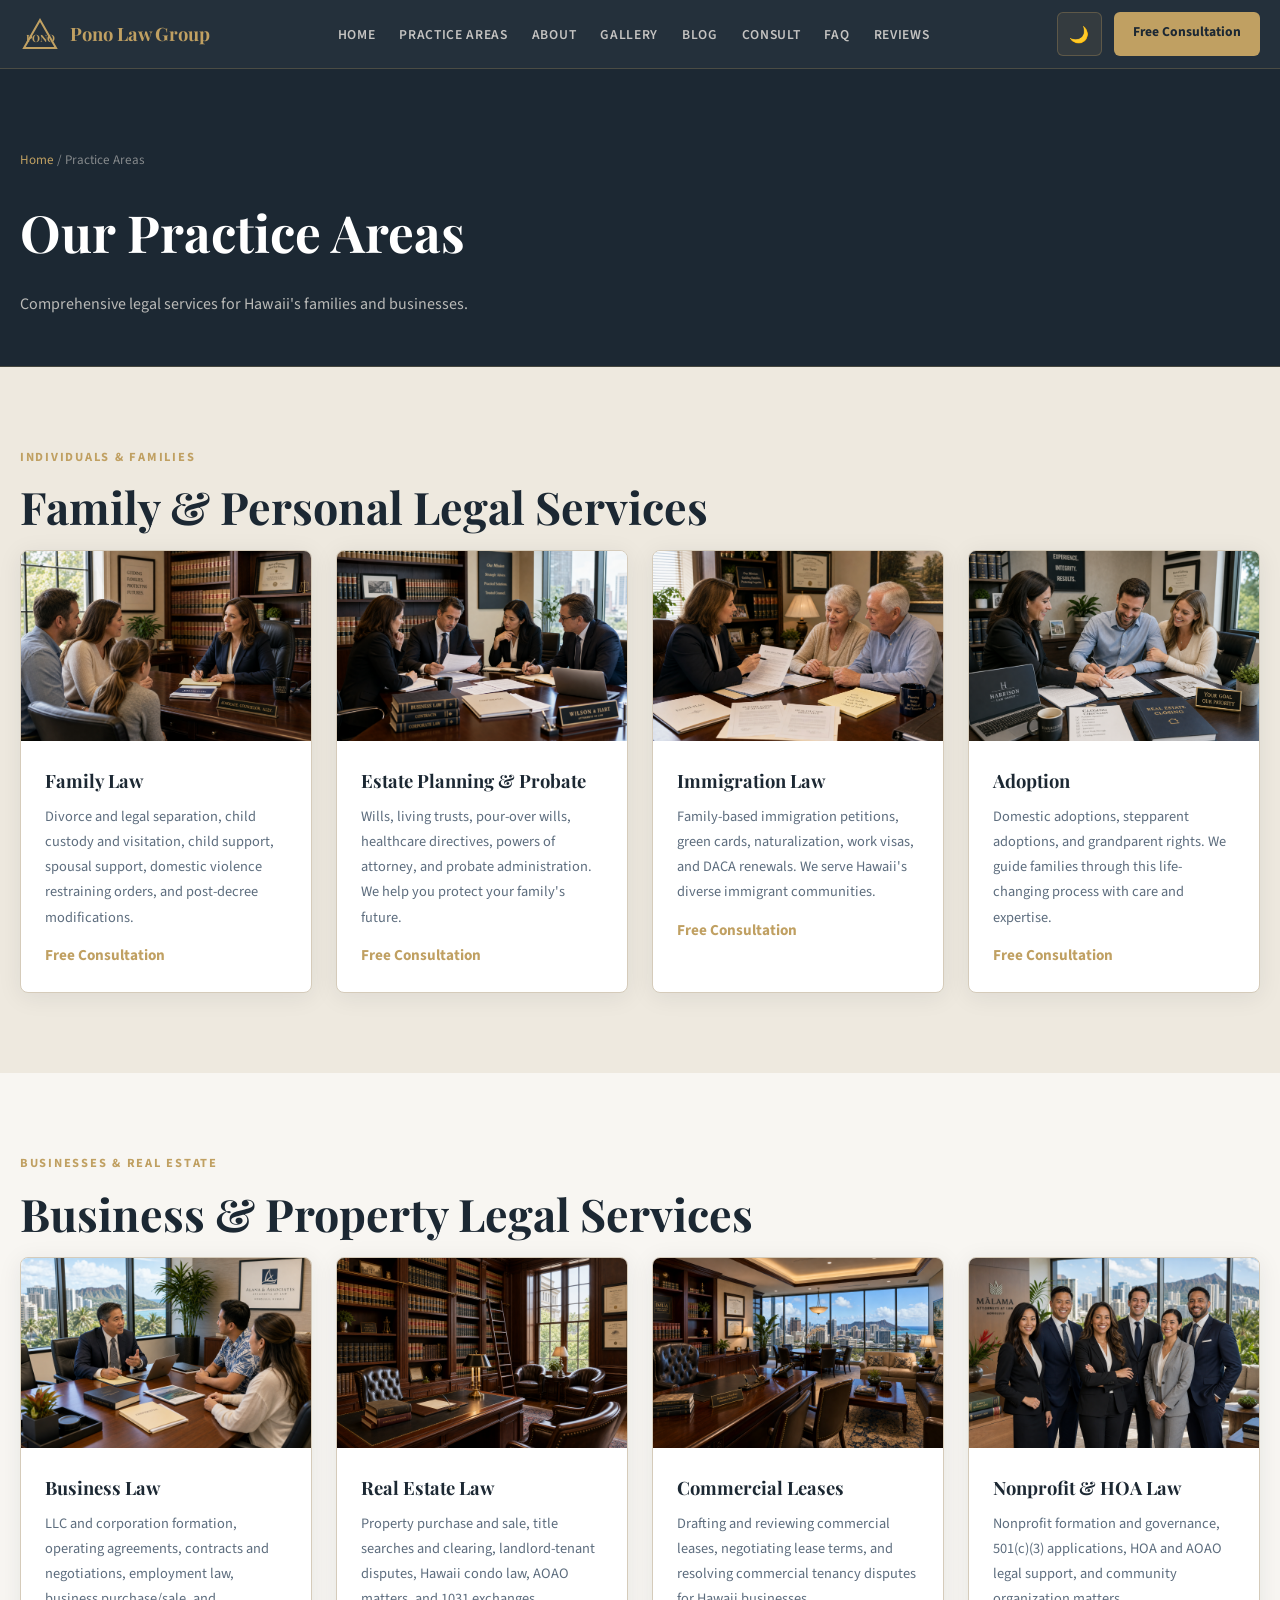
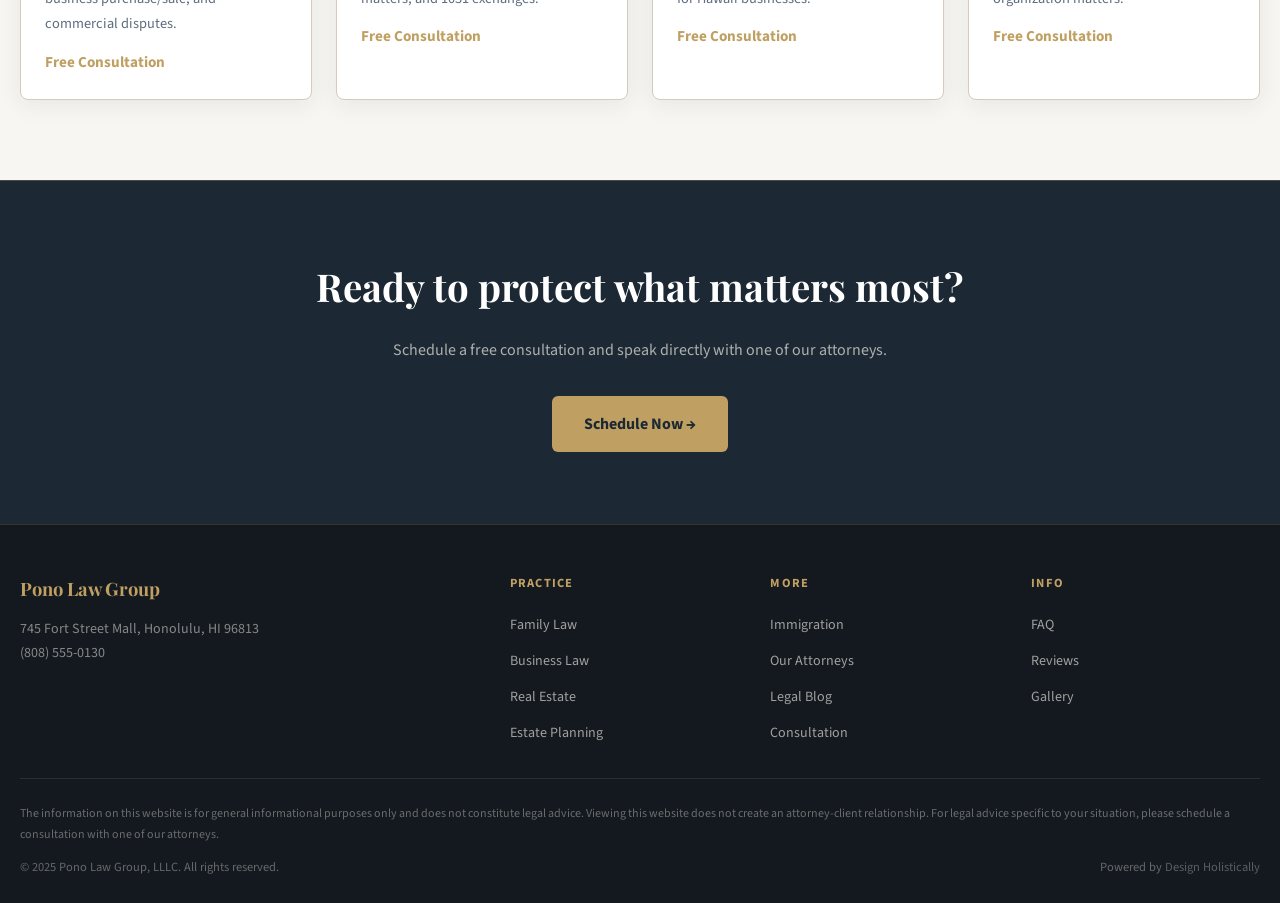
<file: services.html>
<!DOCTYPE html>
<html lang="en" data-theme="light">
<head>
<meta charset="UTF-8"><meta name="viewport" content="width=device-width, initial-scale=1.0">
<title>Practice Areas — Pono Law Group | Honolulu, Hawaii</title>
<meta name="description" content="Pono Law Group's practice areas: family law, business law, real estate, estate planning, and immigration law in Honolulu, Hawaii.">
<meta property="og:title" content="Practice Areas — Pono Law Group">
<meta property="og:type" content="website">
<link rel="stylesheet" href="css/style.css">
<script type="application/ld+json">{"@context":"https://schema.org","@type":"LegalService","name":"Pono Law Group","description":"Righteous counsel for island families and businesses","telephone":"(808) 555-0130","address":{"@type":"PostalAddress","streetAddress":"745 Fort Street Mall","addressLocality":"Honolulu","addressRegion":"HI","postalCode":"96813"},"priceRange":"$$"}</script>
  <link rel="icon" type="image/x-icon" href="images/favicon.ico">
  <link rel="icon" type="image/png" sizes="32x32" href="images/favicon-32x32.png">
  <link rel="icon" type="image/png" sizes="16x16" href="images/favicon-16x16.png">
  <link rel="apple-touch-icon" sizes="180x180" href="images/apple-touch-icon.png">
</head>
<body>
<header class="site-header">
  <div class="header-inner">
    <a href="index.html" class="logo-wrap"><svg width="40" height="36" viewBox="0 0 40 36" fill="none">
  <path d="M4 32 L20 4 L36 32 Z" stroke="#C0A062" stroke-width="2" fill="none"/>
  <text x="20" y="26" text-anchor="middle" font-family="Playfair Display,serif" font-weight="700" font-size="10" fill="#C0A062">PONO</text>
</svg><span>Pono Law Group</span></a>
    <nav><ul class="nav-links" id="nav-links">
      <li><a href="index.html">Home</a></li><li><a href="services.html">Practice Areas</a></li><li><a href="about.html">About</a></li><li><a href="gallery.html">Gallery</a></li><li><a href="blog.html">Blog</a></li><li><a href="booking.html">Consult</a></li><li><a href="faq.html">FAQ</a></li><li><a href="reviews.html">Reviews</a></li>
    </ul></nav>
    <div class="header-actions">
      <button id="theme-toggle" class="btn-theme">🌙</button>
      <a href="booking.html" class="btn-book">Free Consultation</a>
      <button class="hamburger" id="hamburger" aria-label="Menu" aria-expanded="false"><span></span><span></span><span></span></button>
    </div>
  </div>
</header>
<main>

  <div class="page-hero"><div class="section-inner">
    <div class="breadcrumb"><a href="index.html">Home</a> / Practice Areas</div>
    <h1>Our Practice Areas</h1>
    <p>Comprehensive legal services for Hawaii's families and businesses.</p>
  </div></div>
  <section class="section section-alt"><div class="section-inner">
    <div class="section-label reveal">Individuals & Families</div>
    <h2 class="section-title reveal">Family & Personal Legal Services</h2>
    <div class="services-grid">
      <div class="service-card reveal"><img src="images/service-family-law.png" alt="Family Law"><div class="service-card-body"><h3>Family Law</h3><p>Divorce and legal separation, child custody and visitation, child support, spousal support, domestic violence restraining orders, and post-decree modifications.</p><div class="service-price">Free Consultation</div></div></div>
      <div class="service-card reveal"><img src="images/service-business-law.png" alt="Estate Planning"><div class="service-card-body"><h3>Estate Planning & Probate</h3><p>Wills, living trusts, pour-over wills, healthcare directives, powers of attorney, and probate administration. We help you protect your family's future.</p><div class="service-price">Free Consultation</div></div></div>
      <div class="service-card reveal"><img src="images/service-estate.png" alt="Immigration"><div class="service-card-body"><h3>Immigration Law</h3><p>Family-based immigration petitions, green cards, naturalization, work visas, and DACA renewals. We serve Hawaii's diverse immigrant communities.</p><div class="service-price">Free Consultation</div></div></div>
      <div class="service-card reveal"><img src="images/service-real-estate.png" alt="Adoption"><div class="service-card-body"><h3>Adoption</h3><p>Domestic adoptions, stepparent adoptions, and grandparent rights. We guide families through this life-changing process with care and expertise.</p><div class="service-price">Free Consultation</div></div></div>
    </div>
  </div></section>
  <section class="section"><div class="section-inner">
    <div class="section-label reveal">Businesses & Real Estate</div>
    <h2 class="section-title reveal">Business & Property Legal Services</h2>
    <div class="services-grid">
      <div class="service-card reveal"><img src="images/gallery-3.png" alt="Business Law"><div class="service-card-body"><h3>Business Law</h3><p>LLC and corporation formation, operating agreements, contracts and negotiations, employment law, business purchase/sale, and commercial disputes.</p><div class="service-price">Free Consultation</div></div></div>
      <div class="service-card reveal"><img src="images/gallery-4.png" alt="Real Estate Law"><div class="service-card-body"><h3>Real Estate Law</h3><p>Property purchase and sale, title searches and clearing, landlord-tenant disputes, Hawaii condo law, AOAO matters, and 1031 exchanges.</p><div class="service-price">Free Consultation</div></div></div>
      <div class="service-card reveal"><img src="images/gallery-1.png" alt="Commercial Leases"><div class="service-card-body"><h3>Commercial Leases</h3><p>Drafting and reviewing commercial leases, negotiating lease terms, and resolving commercial tenancy disputes for Hawaii businesses.</p><div class="service-price">Free Consultation</div></div></div>
      <div class="service-card reveal"><img src="images/gallery-5.png" alt="Nonprofit Law"><div class="service-card-body"><h3>Nonprofit & HOA Law</h3><p>Nonprofit formation and governance, 501(c)(3) applications, HOA and AOAO legal support, and community organization matters.</p><div class="service-price">Free Consultation</div></div></div>
    </div>
  </div></section>
  <div class="cta-banner"><h2>Ready to protect what matters most?</h2><p>Schedule a free consultation and speak directly with one of our attorneys.</p><a href="booking.html" class="btn-primary">Schedule Now →</a></div>

</main>
<footer class="site-footer">
  <div class="footer-inner">
    <div class="footer-brand"><div class="logo-wrap" style="color:var(--accent);">Pono Law Group</div><p>745 Fort Street Mall, Honolulu, HI 96813<br>(808) 555-0130</p></div>
    <div class="footer-col"><h4>Practice</h4><ul><li><a href="services.html">Family Law</a></li><li><a href="services.html">Business Law</a></li><li><a href="services.html">Real Estate</a></li><li><a href="services.html">Estate Planning</a></li></ul></div>
    <div class="footer-col"><h4>More</h4><ul><li><a href="services.html">Immigration</a></li><li><a href="about.html">Our Attorneys</a></li><li><a href="blog.html">Legal Blog</a></li><li><a href="booking.html">Consultation</a></li></ul></div>
    <div class="footer-col"><h4>Info</h4><ul><li><a href="faq.html">FAQ</a></li><li><a href="reviews.html">Reviews</a></li><li><a href="gallery.html">Gallery</a></li></ul></div>
  </div>
  <div class="footer-disclaimer">The information on this website is for general informational purposes only and does not constitute legal advice. Viewing this website does not create an attorney-client relationship. For legal advice specific to your situation, please schedule a consultation with one of our attorneys.</div>
  <div class="footer-bottom">
    <span>© 2025 Pono Law Group, LLLC. All rights reserved.</span>
    <span>Powered by <a href="https://designholistically.com" target="_blank" rel="noopener">Design Holistically</a></span>
  </div>
</footer>
<button class="back-to-top" id="back-to-top" aria-label="Back to top">↑</button>
<script src="js/main.js"></script>
</body>
</html>
</file>
<file: css/style.css>
@import url('https://fonts.googleapis.com/css2?family=Playfair+Display:ital,wght@0,400;0,600;0,700;1,400&family=Source+Sans+3:wght@400;600;700&display=swap');
:root {
  --primary: #1C2833;
  --accent: #C0A062;
  --bg: #F8F6F2;
  --bg2: #EEE9DF;
  --text: #1C2833;
  --text-muted: #5D6D7E;
  --border: #D5CBBA;
  --white: #ffffff;
  --shadow: 0 4px 24px rgba(28,40,51,0.08);
  --radius: 8px;
  --font-heading: 'Playfair Display', serif;
  --font-body: 'Source Sans 3', sans-serif;
  --transition: all 0.3s ease;
}
[data-theme="dark"] {
  --bg: #131920;
  --bg2: #1A2230;
  --text: #EDE9E3;
  --text-muted: #9AA5B1;
  --border: #2D3E50;
  --white: #1A2230;
  --shadow: 0 4px 24px rgba(0,0,0,0.45);
}
*, *::before, *::after { box-sizing: border-box; margin: 0; padding: 0; }
html { scroll-behavior: smooth; }
body { font-family: var(--font-body); background: var(--bg); color: var(--text); line-height: 1.75; transition: background 0.3s, color 0.3s; }
img { max-width: 100%; display: block; }
a { color: var(--primary); text-decoration: none; }
.site-header { position: sticky; top: 0; z-index: 100; background: rgba(28,40,51,0.96); backdrop-filter: blur(12px); border-bottom: 1px solid rgba(192,160,98,0.25); padding: 0 1.25rem; }
.header-inner { max-width: 1280px; margin: 0 auto; display: flex; align-items: center; justify-content: space-between; height: 68px; }
.logo-wrap { display: flex; align-items: center; gap: 0.6rem; font-family: var(--font-heading); font-size: 1.15rem; font-weight: 700; color: var(--accent); }
.nav-links { display: flex; gap: 1.5rem; list-style: none; }
.nav-links a { font-size: 0.85rem; font-weight: 600; color: rgba(237,233,227,0.8); letter-spacing: 0.05em; text-transform: uppercase; transition: color 0.2s; }
.nav-links a:hover { color: var(--accent); }
.header-actions { display: flex; align-items: center; gap: 0.75rem; }
.btn-theme { background: rgba(192,160,98,0.1); border: 1px solid rgba(192,160,98,0.3); border-radius: 6px; padding: 0.4rem 0.7rem; cursor: pointer; color: var(--accent); font-size: 1rem; min-width: 44px; min-height: 44px; transition: var(--transition); }
.btn-book { background: var(--accent); color: var(--primary); border: none; border-radius: 6px; padding: 0.5rem 1.2rem; font-weight: 700; cursor: pointer; font-size: 0.85rem; min-height: 44px; transition: var(--transition); font-family: var(--font-body); }
.btn-book:hover { background: #D4B070; }
.hamburger { display: none; flex-direction: column; gap: 5px; background: none; border: none; cursor: pointer; padding: 0.5rem; min-width: 44px; min-height: 44px; justify-content: center; align-items: center; }
.hamburger span { width: 24px; height: 2px; background: var(--accent); border-radius: 2px; transition: var(--transition); }
@media (max-width: 768px) { .nav-links { display: none; flex-direction: column; position: absolute; top: 68px; left: 0; right: 0; background: #1C2833; border-bottom: 1px solid rgba(192,160,98,0.25); padding: 1rem 1.25rem; gap: 0.5rem; } .nav-links.open { display: flex; } .hamburger { display: flex; } .btn-book { display: none; } }
.hero { position: relative; min-height: 88vh; display: flex; align-items: center; background: #1C2833; overflow: hidden; }
.hero-bg { position: absolute; inset: 0; }
.hero-bg img { width: 100%; height: 100%; object-fit: cover; opacity: 0.25; }
.hero-decor { position: absolute; bottom: 0; left: 0; right: 0; height: 3px; background: linear-gradient(90deg, transparent, var(--accent), transparent); }
.hero-content { position: relative; z-index: 2; max-width: 1280px; margin: 0 auto; padding: 4rem 1.25rem; }
.hero-badge { display: inline-block; background: rgba(192,160,98,0.15); color: var(--accent); border: 1px solid rgba(192,160,98,0.35); border-radius: 4px; padding: 0.3rem 1rem; font-size: 0.78rem; font-weight: 700; letter-spacing: 0.1em; text-transform: uppercase; margin-bottom: 1.5rem; }
.hero h1 { font-family: var(--font-heading); font-size: clamp(2.5rem, 6vw, 4.5rem); font-weight: 700; color: #fff; line-height: 1.1; margin-bottom: 1.25rem; max-width: 740px; }
.hero h1 em { color: var(--accent); font-style: italic; }
.hero p { font-size: 1.1rem; color: rgba(237,233,227,0.8); max-width: 560px; margin-bottom: 2rem; }
.hero-cta { display: flex; gap: 1rem; flex-wrap: wrap; }
.btn-primary { background: var(--accent); color: var(--primary); border: none; border-radius: 6px; padding: 0.85rem 2rem; font-weight: 700; font-size: 1rem; cursor: pointer; transition: var(--transition); min-height: 44px; display: inline-flex; align-items: center; gap: 0.5rem; }
.btn-primary:hover { background: #D4B070; }
.btn-secondary { background: transparent; color: #fff; border: 1px solid rgba(255,255,255,0.4); border-radius: 6px; padding: 0.85rem 2rem; font-weight: 700; font-size: 1rem; cursor: pointer; transition: var(--transition); min-height: 44px; display: inline-flex; align-items: center; }
.btn-secondary:hover { border-color: var(--accent); color: var(--accent); }
.section { padding: 5rem 1.25rem; }
.section-inner { max-width: 1280px; margin: 0 auto; }
.section-label { font-size: 0.78rem; font-weight: 700; letter-spacing: 0.14em; text-transform: uppercase; color: var(--accent); margin-bottom: 0.75rem; }
.section-title { font-family: var(--font-heading); font-size: clamp(1.8rem, 4vw, 2.8rem); font-weight: 700; color: var(--text); line-height: 1.2; margin-bottom: 1rem; }
.section-sub { font-size: 1rem; color: var(--text-muted); max-width: 600px; margin-bottom: 3rem; }
.section-alt { background: var(--bg2); }
.services-grid { display: grid; grid-template-columns: repeat(auto-fill, minmax(280px, 1fr)); gap: 1.5rem; }
.service-card { background: var(--white); border: 1px solid var(--border); border-radius: var(--radius); overflow: hidden; transition: var(--transition); box-shadow: var(--shadow); }
.service-card:hover { transform: translateY(-3px); border-color: var(--accent); }
.service-card img { width: 100%; height: 190px; object-fit: cover; }
.service-card-body { padding: 1.5rem; }
.service-card h3 { font-family: var(--font-heading); font-size: 1.15rem; color: var(--text); margin-bottom: 0.4rem; }
.service-card p { font-size: 0.9rem; color: var(--text-muted); margin-bottom: 0.75rem; }
.service-price { font-size: 0.95rem; font-weight: 700; color: var(--accent); }
.testimonials-grid { display: grid; grid-template-columns: repeat(auto-fill, minmax(280px, 1fr)); gap: 1.5rem; }
.testimonial-card { background: var(--white); border: 1px solid var(--border); border-radius: var(--radius); padding: 2rem; box-shadow: var(--shadow); }
.stars { color: var(--accent); font-size: 1.1rem; margin-bottom: 0.75rem; }
.testimonial-text { font-style: italic; font-family: var(--font-heading); color: var(--text-muted); font-size: 0.97rem; margin-bottom: 1.25rem; line-height: 1.6; }
.testimonial-author { display: flex; align-items: center; gap: 0.75rem; }
.testimonial-author img { width: 44px; height: 44px; border-radius: 50%; object-fit: cover; }
.testimonial-author strong { display: block; font-size: 0.88rem; color: var(--text); }
.testimonial-author span { font-size: 0.78rem; color: var(--text-muted); }
.cta-banner { background: #1C2833; color: #fff; padding: 4.5rem 1.25rem; text-align: center; border-top: 1px solid rgba(192,160,98,0.3); }
.cta-banner h2 { font-family: var(--font-heading); font-size: clamp(1.8rem, 3vw, 2.8rem); margin-bottom: 1rem; }
.cta-banner p { font-size: 1rem; color: rgba(237,233,227,0.7); margin-bottom: 2rem; max-width: 500px; margin-left: auto; margin-right: auto; }
.gallery-grid { display: grid; grid-template-columns: repeat(2, 1fr); gap: 1rem; }
@media (min-width: 768px) { .gallery-grid { grid-template-columns: repeat(3, 1fr); } }
@media (min-width: 1280px) { .gallery-grid { grid-template-columns: repeat(4, 1fr); } }
.gallery-item { border-radius: var(--radius); overflow: hidden; aspect-ratio: 1; cursor: pointer; }
.gallery-item img { width: 100%; height: 100%; object-fit: cover; transition: transform 0.4s; }
.gallery-item:hover img { transform: scale(1.05); }
.blog-grid { display: grid; grid-template-columns: repeat(auto-fill, minmax(300px, 1fr)); gap: 1.5rem; }
.blog-card { background: var(--white); border: 1px solid var(--border); border-radius: var(--radius); overflow: hidden; transition: var(--transition); box-shadow: var(--shadow); }
.blog-card:hover { transform: translateY(-3px); border-color: var(--accent); }
.blog-card img { width: 100%; height: 190px; object-fit: cover; }
.blog-card-body { padding: 1.5rem; }
.blog-tag { font-size: 0.72rem; font-weight: 700; letter-spacing: 0.1em; text-transform: uppercase; color: var(--accent); margin-bottom: 0.5rem; }
.blog-card h3 { font-family: var(--font-heading); font-size: 1.05rem; color: var(--text); margin-bottom: 0.4rem; line-height: 1.35; }
.blog-card p { font-size: 0.88rem; color: var(--text-muted); margin-bottom: 0.75rem; }
.blog-meta { font-size: 0.78rem; color: var(--text-muted); }
.read-more { color: var(--accent); font-weight: 700; font-size: 0.88rem; }
.blog-post { max-width: 760px; margin: 0 auto; padding: 3rem 1.25rem; }
.blog-post h1 { font-family: var(--font-heading); font-size: clamp(1.8rem, 4vw, 2.8rem); color: var(--text); margin-bottom: 1rem; line-height: 1.2; }
.blog-post .meta { font-size: 0.82rem; color: var(--text-muted); margin-bottom: 2rem; }
.blog-post img { border-radius: var(--radius); margin: 2rem 0; width: 100%; height: 380px; object-fit: cover; }
.blog-post h2 { font-family: var(--font-heading); font-size: 1.55rem; color: var(--text); margin: 2rem 0 0.75rem; }
.blog-post p { font-size: 1rem; color: var(--text-muted); margin-bottom: 1.25rem; }
.blog-post ul { margin: 1rem 0 1.5rem 1.5rem; color: var(--text-muted); }
.blog-post ul li { margin-bottom: 0.5rem; }
.disclaimer { background: var(--bg2); border: 1px solid var(--border); border-radius: var(--radius); padding: 1.25rem 1.5rem; font-size: 0.85rem; color: var(--text-muted); margin-top: 2rem; font-style: italic; }
.booking-section { max-width: 680px; margin: 0 auto; padding: 3rem 1.25rem; }
.step-indicator { display: flex; gap: 0.5rem; margin-bottom: 2.5rem; }
.step { flex: 1; height: 4px; border-radius: 2px; background: var(--border); transition: var(--transition); }
.step.active { background: var(--accent); }
.step.done { background: var(--primary); }
.form-group { margin-bottom: 1.5rem; }
.form-group label { display: block; font-weight: 700; font-size: 0.88rem; margin-bottom: 0.5rem; color: var(--text); }
.form-group input, .form-group select, .form-group textarea { width: 100%; padding: 0.75rem 1rem; border: 1px solid var(--border); border-radius: 6px; font-family: var(--font-body); font-size: 0.95rem; background: var(--bg); color: var(--text); transition: border-color 0.2s; min-height: 44px; }
.form-group input:focus, .form-group select:focus, .form-group textarea:focus { outline: none; border-color: var(--accent); }
.form-group textarea { min-height: 130px; resize: vertical; }
.form-nav { display: flex; gap: 1rem; justify-content: space-between; margin-top: 2rem; }
.booking-step { display: none; }
.booking-step.active { display: block; }
.service-option { border: 1px solid var(--border); border-radius: var(--radius); padding: 1.25rem; cursor: pointer; transition: var(--transition); margin-bottom: 0.75rem; }
.service-option:hover, .service-option.selected { border-color: var(--accent); background: rgba(192,160,98,0.05); }
.service-option h3 { font-family: var(--font-heading); font-size: 1rem; color: var(--text); }
.service-option p { font-size: 0.85rem; color: var(--text-muted); }
.confirmation-box { background: var(--bg2); border: 1px solid var(--border); border-radius: var(--radius); padding: 2rem; text-align: center; }
.confirmation-box .check { font-size: 3rem; margin-bottom: 1rem; }
.confirmation-box h2 { font-family: var(--font-heading); font-size: 1.8rem; color: var(--primary); margin-bottom: 0.5rem; }
.admin-login { max-width: 400px; margin: 6rem auto; padding: 0 1.25rem; }
.admin-card { background: var(--white); border: 1px solid var(--border); border-radius: var(--radius); padding: 2.5rem; box-shadow: var(--shadow); }
.admin-card h1 { font-family: var(--font-heading); font-size: 1.8rem; color: var(--text); margin-bottom: 0.5rem; }
.admin-card p { font-size: 0.88rem; color: var(--text-muted); margin-bottom: 2rem; }
.admin-dash { display: none; max-width: 1200px; margin: 0 auto; padding: 2rem 1.25rem; }
.stats-grid { display: grid; grid-template-columns: repeat(2, 1fr); gap: 1rem; margin-bottom: 2rem; }
@media (min-width: 768px) { .stats-grid { grid-template-columns: repeat(4, 1fr); } }
.stat-card { background: var(--white); border: 1px solid var(--border); border-radius: var(--radius); padding: 1.5rem; text-align: center; box-shadow: var(--shadow); }
.stat-card .stat-num { font-family: var(--font-heading); font-size: 2.2rem; font-weight: 700; color: var(--accent); }
.stat-card .stat-label { font-size: 0.82rem; color: var(--text-muted); margin-top: 0.25rem; }
.admin-table-wrap { background: var(--white); border: 1px solid var(--border); border-radius: var(--radius); padding: 1.5rem; box-shadow: var(--shadow); margin-bottom: 1.5rem; overflow-x: auto; }
.admin-table-wrap h2 { font-family: var(--font-heading); font-size: 1.2rem; margin-bottom: 1rem; color: var(--text); }
table { width: 100%; border-collapse: collapse; font-size: 0.88rem; }
th { text-align: left; padding: 0.6rem 0.75rem; background: var(--bg2); font-weight: 700; font-size: 0.78rem; text-transform: uppercase; letter-spacing: 0.05em; color: var(--text-muted); }
td { padding: 0.7rem 0.75rem; border-top: 1px solid var(--border); color: var(--text); }
.badge { display: inline-block; padding: 0.2rem 0.6rem; border-radius: 12px; font-size: 0.75rem; font-weight: 700; }
.badge-green { background: #D1FAE5; color: #065F46; }
.badge-yellow { background: #FEF3C7; color: #92400E; }
.badge-red { background: #FEE2E2; color: #991B1B; }
.faq-list { max-width: 760px; margin: 0 auto; }
.faq-item { border-bottom: 1px solid var(--border); }
.faq-question { width: 100%; background: none; border: none; text-align: left; padding: 1.25rem 0; font-family: var(--font-heading); font-size: 1.05rem; color: var(--text); cursor: pointer; display: flex; justify-content: space-between; align-items: center; gap: 1rem; min-height: 44px; }
.faq-question:hover { color: var(--accent); }
.faq-icon { font-size: 1.2rem; color: var(--accent); flex-shrink: 0; transition: transform 0.3s; }
.faq-answer { font-size: 0.95rem; color: var(--text-muted); padding-bottom: 1.25rem; display: none; }
.faq-answer.open { display: block; }
.faq-icon.open { transform: rotate(45deg); }
.reviews-grid { display: grid; grid-template-columns: repeat(auto-fill, minmax(280px, 1fr)); gap: 1.5rem; }
.review-card { background: var(--white); border: 1px solid var(--border); border-radius: var(--radius); padding: 1.75rem; box-shadow: var(--shadow); }
.team-grid { display: grid; grid-template-columns: repeat(auto-fill, minmax(240px, 1fr)); gap: 1.5rem; }
.team-card { background: var(--white); border: 1px solid var(--border); border-radius: var(--radius); padding: 1.75rem; text-align: center; box-shadow: var(--shadow); }
.team-card img { width: 120px; height: 120px; border-radius: 50%; margin: 0 auto 1rem; object-fit: cover; border: 3px solid var(--accent); }
.team-card h3 { font-family: var(--font-heading); font-size: 1.1rem; color: var(--text); margin-bottom: 0.25rem; }
.team-card .title { font-size: 0.82rem; color: var(--accent); font-weight: 700; letter-spacing: 0.05em; text-transform: uppercase; margin-bottom: 0.5rem; }
.team-card p { font-size: 0.85rem; color: var(--text-muted); }
.values-grid { display: grid; grid-template-columns: repeat(auto-fill, minmax(220px, 1fr)); gap: 1.5rem; margin-top: 2rem; }
.value-card { background: var(--white); border: 1px solid var(--border); border-radius: var(--radius); padding: 1.75rem; text-align: center; box-shadow: var(--shadow); }
.value-icon { font-size: 2rem; margin-bottom: 0.75rem; }
.value-card h3 { font-family: var(--font-heading); font-size: 1.05rem; color: var(--text); margin-bottom: 0.4rem; }
.value-card p { font-size: 0.88rem; color: var(--text-muted); }
.site-footer { background: #13191F; color: rgba(237,233,227,0.75); padding: 3rem 1.25rem 1.5rem; border-top: 1px solid rgba(192,160,98,0.2); }
.footer-inner { max-width: 1280px; margin: 0 auto; display: grid; grid-template-columns: 1fr; gap: 2rem; }
@media (min-width: 768px) { .footer-inner { grid-template-columns: 2fr 1fr 1fr 1fr; } }
.footer-brand p { font-size: 0.88rem; opacity: 0.7; margin-top: 0.75rem; max-width: 280px; }
.footer-col h4 { font-weight: 700; font-size: 0.78rem; letter-spacing: 0.1em; text-transform: uppercase; color: var(--accent); margin-bottom: 1rem; }
.footer-col ul { list-style: none; }
.footer-col ul li { margin-bottom: 0.5rem; }
.footer-col ul li a { color: rgba(237,233,227,0.65); font-size: 0.88rem; transition: color 0.2s; }
.footer-col ul li a:hover { color: var(--accent); }
.footer-disclaimer { max-width: 1280px; margin: 1.5rem auto 0; padding-top: 1.5rem; border-top: 1px solid rgba(237,233,227,0.1); font-size: 0.75rem; color: rgba(237,233,227,0.4); }
.footer-bottom { max-width: 1280px; margin: 0.75rem auto 0; display: flex; flex-wrap: wrap; justify-content: space-between; gap: 0.5rem; font-size: 0.78rem; opacity: 0.5; }
.footer-bottom a { color: rgba(237,233,227,0.65); }
.back-to-top { position: fixed; bottom: 1.5rem; right: 1.5rem; width: 44px; height: 44px; background: var(--accent); color: var(--primary); border: none; border-radius: 4px; cursor: pointer; font-size: 1rem; display: flex; align-items: center; justify-content: center; font-weight: 700; opacity: 0; pointer-events: none; transition: var(--transition); z-index: 90; }
.back-to-top.visible { opacity: 1; pointer-events: all; }
.reveal { opacity: 0; transform: translateY(24px); transition: opacity 0.6s ease, transform 0.6s ease; }
.reveal.visible { opacity: 1; transform: none; }
.page-hero { background: #1C2833; color: #fff; padding: 5rem 1.25rem 3rem; border-bottom: 1px solid rgba(192,160,98,0.25); }
.page-hero h1 { font-family: var(--font-heading); font-size: clamp(2rem, 4vw, 3.2rem); margin-bottom: 0.75rem; }
.page-hero p { font-size: 1rem; color: rgba(237,233,227,0.75); max-width: 560px; }
.breadcrumb { font-size: 0.82rem; color: rgba(237,233,227,0.5); margin-bottom: 1rem; }
.breadcrumb a { color: var(--accent); }

.hero h1, .hero p, .hero-content, .hero .eyebrow-label, .hero .tag { color: #fff !important; }

[data-theme="dark"] .hero { background: transparent !important; }
[data-theme="dark"] .hero-bg img { opacity: 1 !important; }
</file>
